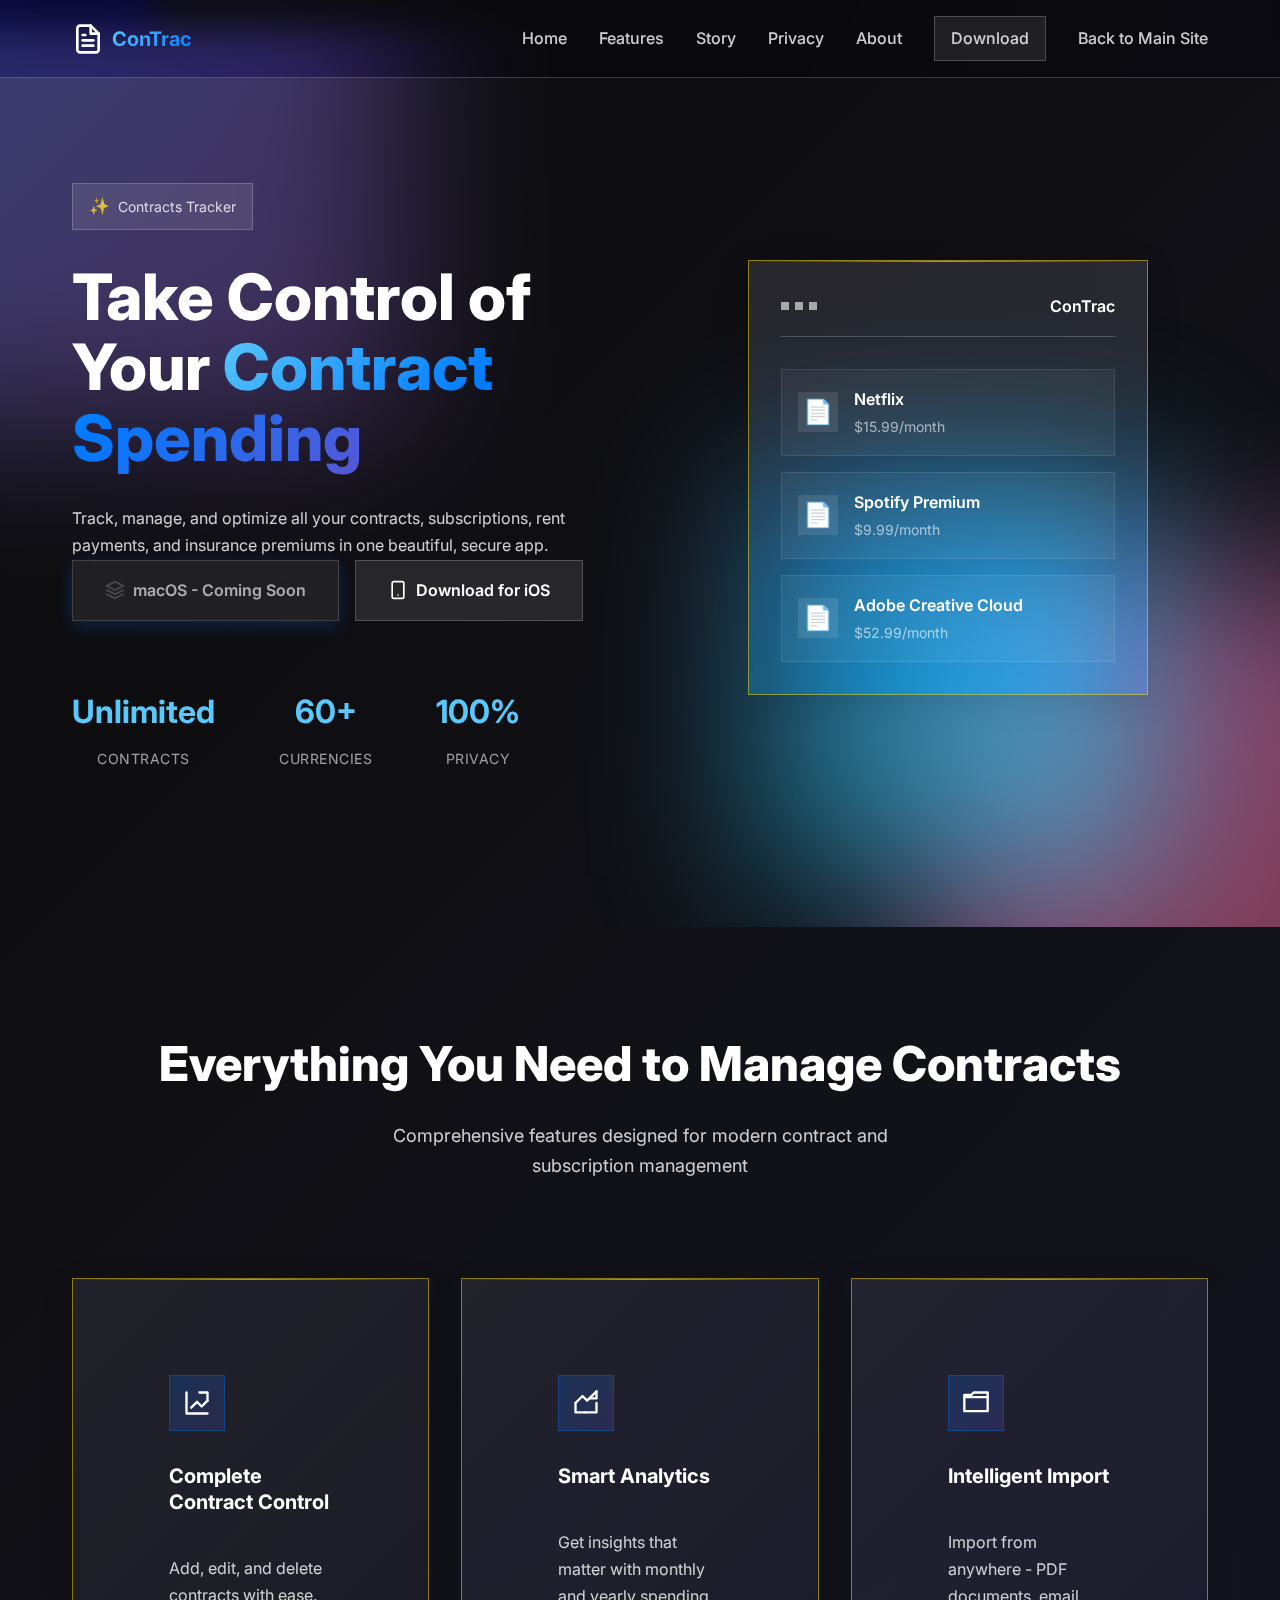
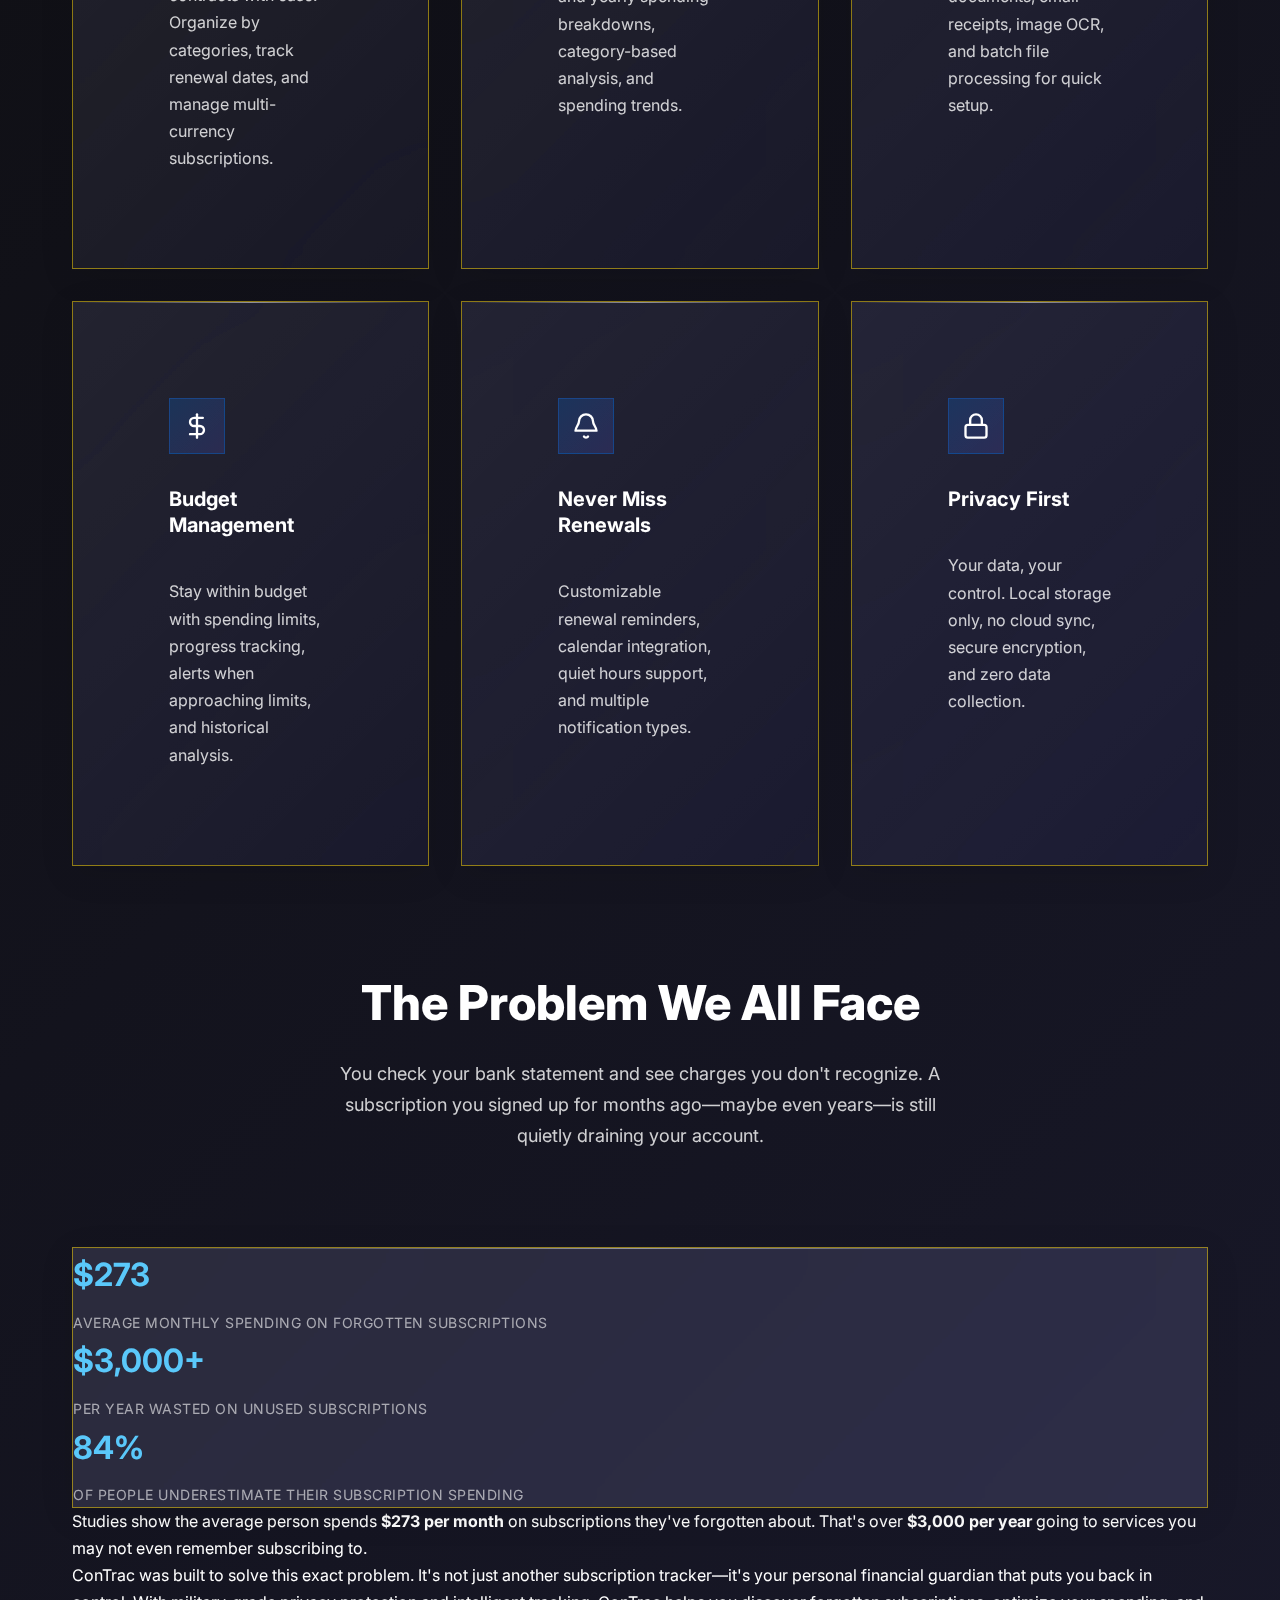
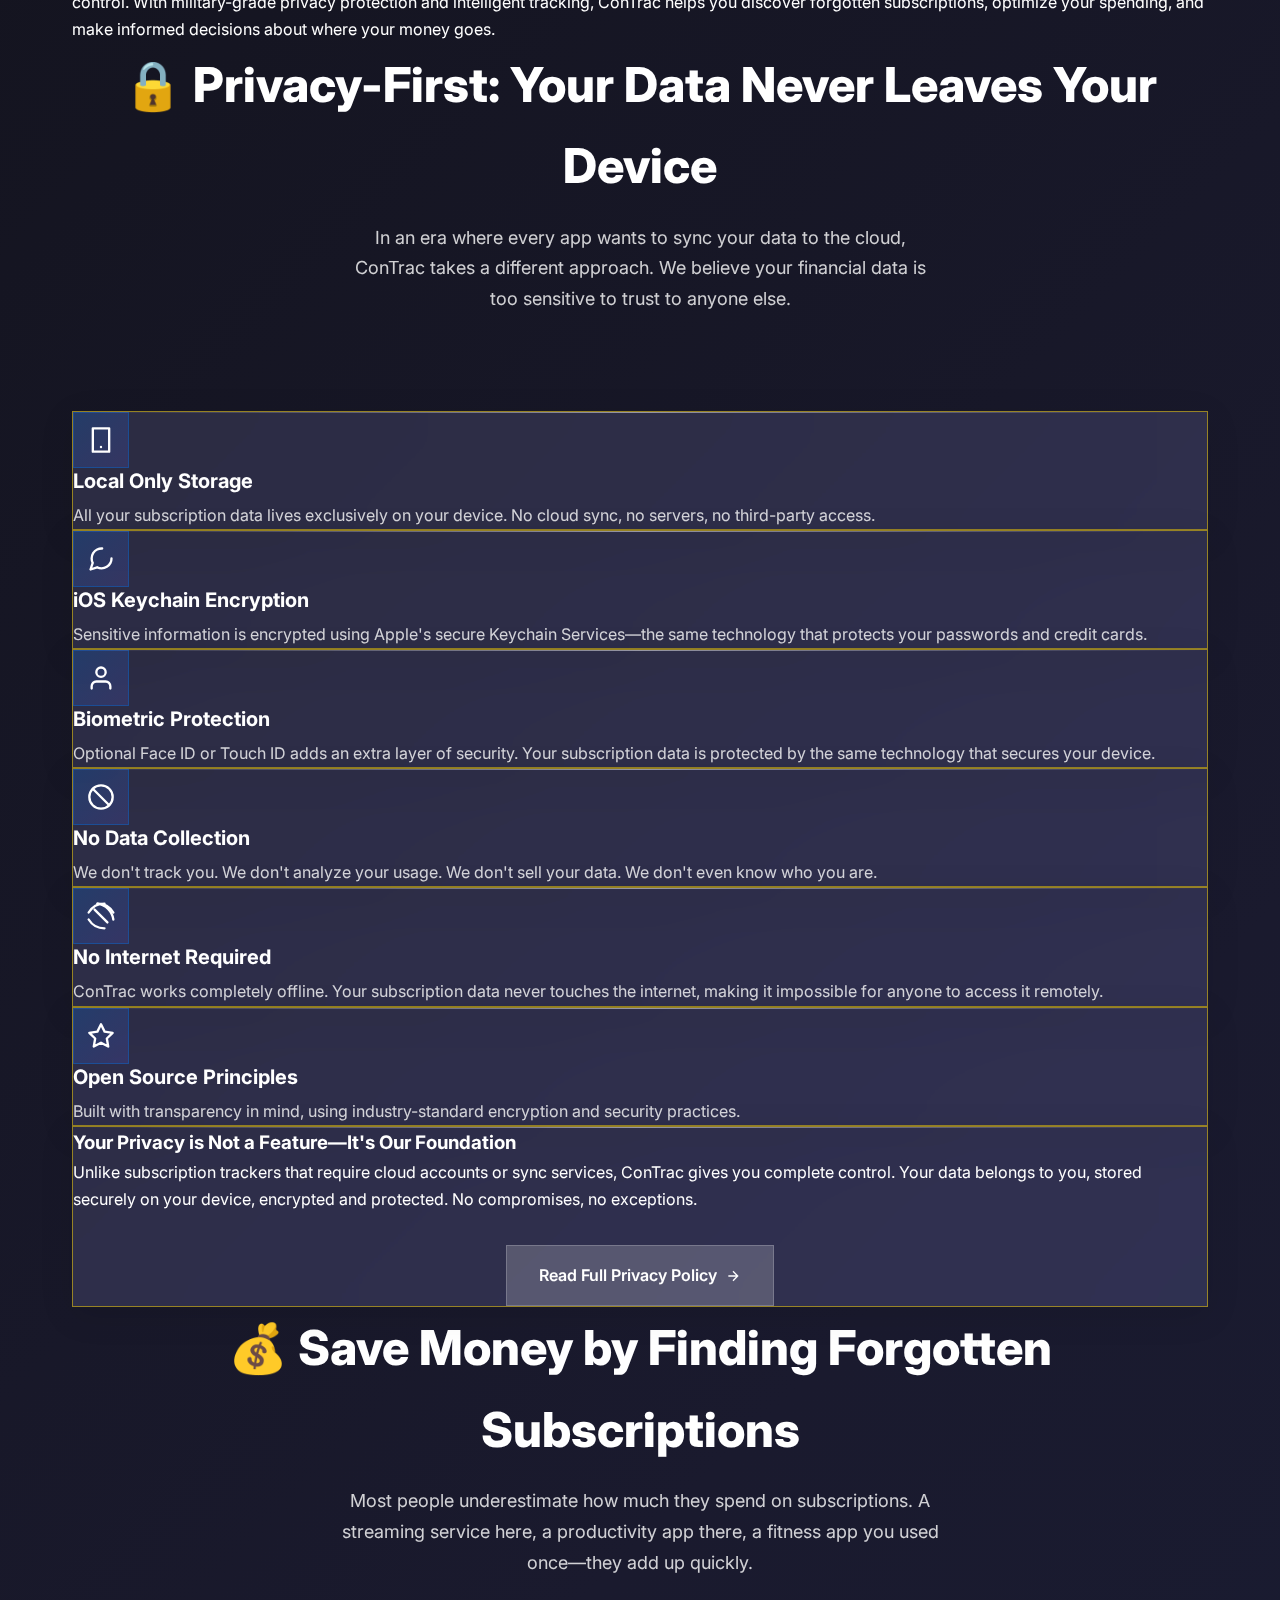
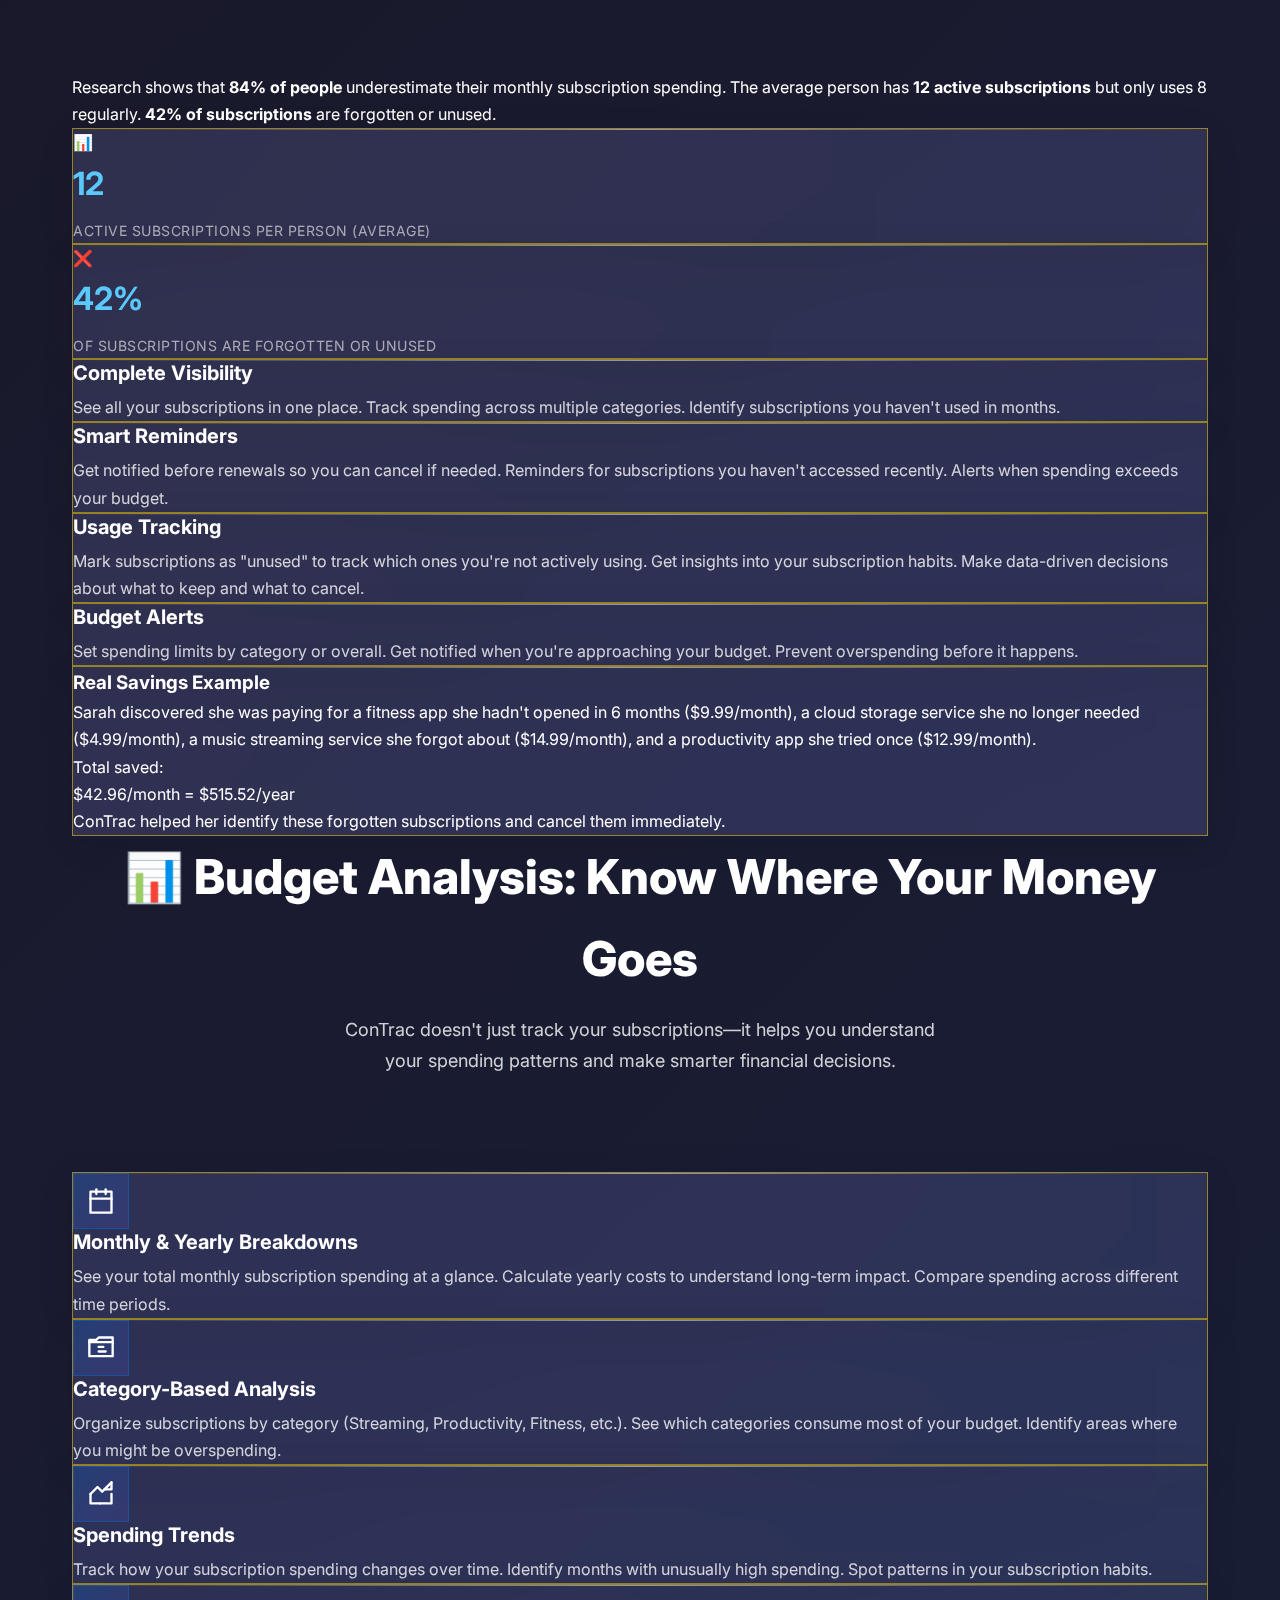
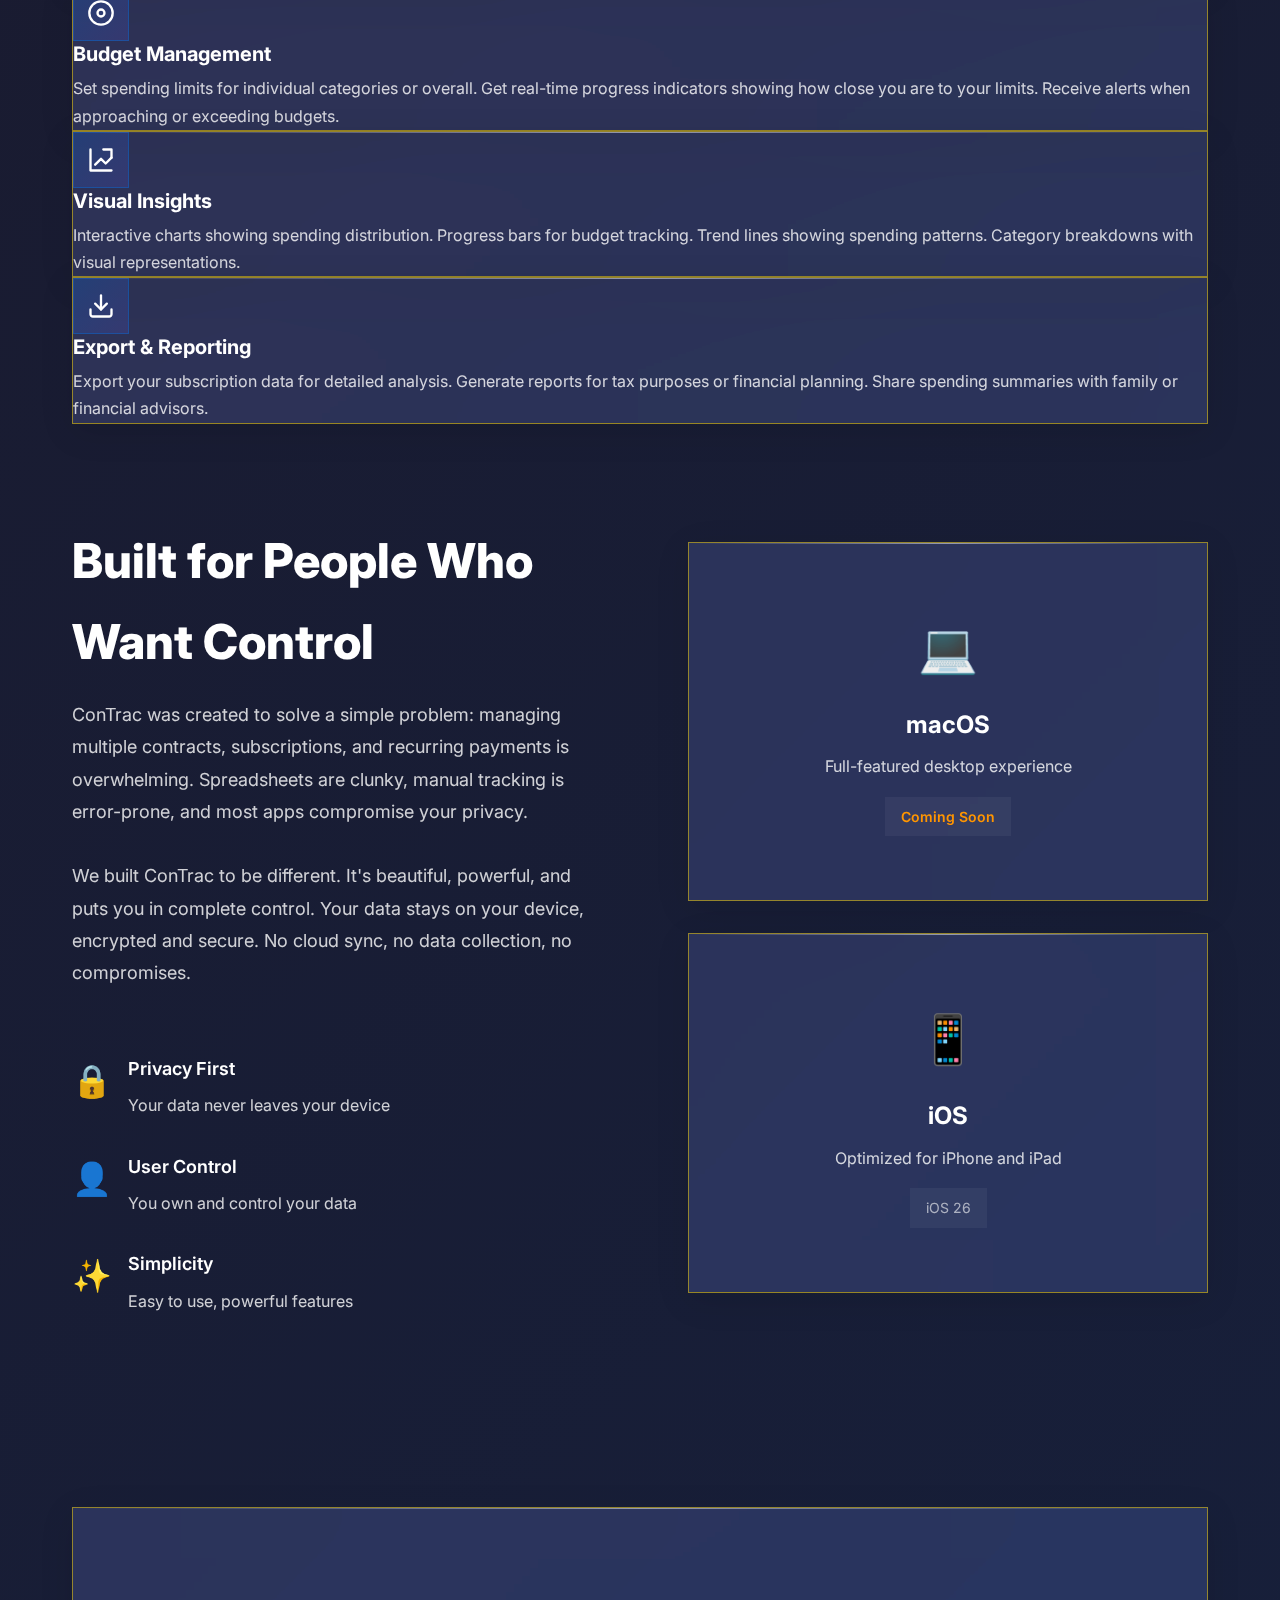
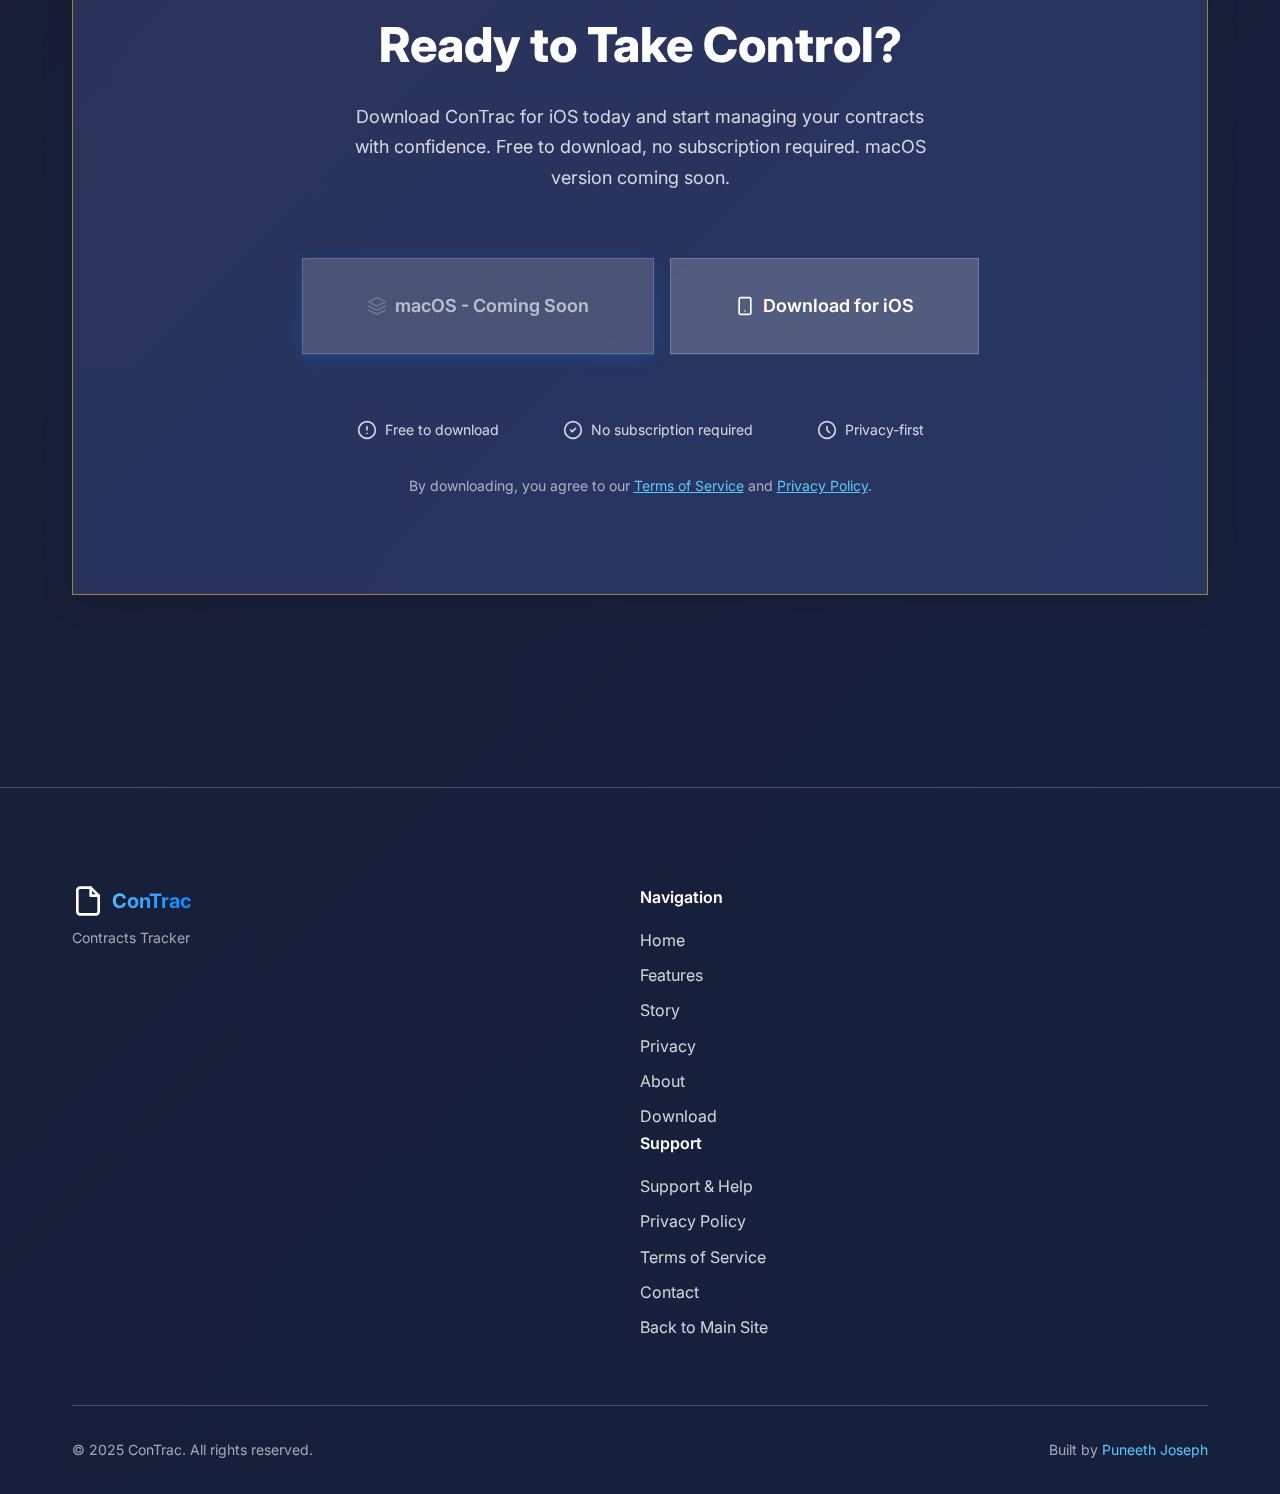
<file: index.html>
<!DOCTYPE html>
<html lang="en">
<head>
    <!--
      SOURCE OF TRUTH (Zoho-friendly):
      - This file is a copy of `contra.html`.
      - Keep BOTH files in sync. If you edit one, edit the other.
      - On Zoho Sites, upload THIS file into `Contra/` as `index.html`.
      - This page is intentionally wired to FLAT assets in the same folder:
          contra.css
          contra.js
    -->
    <meta charset="UTF-8">
    <meta name="viewport" content="width=device-width, initial-scale=1.0">
    <meta name="description" content="ConTrac - Track your contracts, subscriptions, rent payments, and insurance premiums. Beautiful, secure, and privacy-first contract management for iOS (macOS coming soon).">
    <meta name="keywords" content="contract tracker, subscription manager, budget tracker, macOS app, iOS app, contract management, subscription tracking">
    
    <!-- Canonical URL -->
    <link rel="canonical" href="https://contra.puneethjoseph.in/">
    
    <!-- Open Graph / Facebook -->
    <meta property="og:type" content="website">
    <meta property="og:url" content="https://contra.puneethjoseph.in/">
    <meta property="og:title" content="ConTrac - Contracts Tracker">
    <meta property="og:description" content="Track your contracts, subscriptions, rent payments, and insurance premiums. Beautiful, secure, and privacy-first.">
    <meta property="og:image" content="https://contra.puneethjoseph.in/og-image.jpg">
    <meta property="og:image:width" content="1200">
    <meta property="og:image:height" content="630">
    <meta property="og:site_name" content="ConTrac">
    
    <!-- Twitter -->
    <meta property="twitter:card" content="summary_large_image">
    <meta property="twitter:url" content="https://contra.puneethjoseph.in/">
    <meta property="twitter:title" content="ConTrac - Contracts Tracker">
    <meta property="twitter:description" content="Track your contracts, subscriptions, rent payments, and insurance premiums.">
    <meta property="twitter:image" content="https://contra.puneethjoseph.in/og-image.jpg">
    
    <!-- Favicon -->
    <link rel="icon" type="image/svg+xml" href="/favicon.svg">
    <link rel="icon" type="image/png" sizes="32x32" href="/favicon-32x32.png">
    <link rel="icon" type="image/png" sizes="16x16" href="/favicon-16x16.png">
    <link rel="apple-touch-icon" sizes="180x180" href="/apple-touch-icon.png">
    <link rel="manifest" href="/site.webmanifest">
    <meta name="theme-color" content="#007AFF">
    
    <!-- Structured Data (JSON-LD) -->
    <script type="application/ld+json">
    {
      "@context": "https://schema.org",
      "@type": "SoftwareApplication",
      "name": "ConTrac",
      "applicationCategory": "FinanceApplication",
      "operatingSystem": "iOS",
      "offers": {
        "@type": "Offer",
        "price": "0",
        "priceCurrency": "USD"
      },
      "aggregateRating": {
        "@type": "AggregateRating",
        "ratingValue": "5",
        "ratingCount": "1"
      },
      "description": "Track your contracts, subscriptions, rent payments, and insurance premiums. Beautiful, secure, and privacy-first contract management for iOS.",
      "screenshot": "https://contra.puneethjoseph.in/screenshot.jpg",
      "author": {
        "@type": "Person",
        "name": "Puneeth Joseph",
        "url": "https://www.puneethjoseph.in"
      },
      "publisher": {
        "@type": "Person",
        "name": "Puneeth Joseph"
      },
      "url": "https://contra.puneethjoseph.in/",
      "downloadUrl": "https://apps.apple.com/app/contrac/id[APP_ID]",
      "softwareVersion": "1.0",
      "releaseNotes": "Initial release of ConTrac - Privacy-first subscription tracking app.",
      "featureList": [
        "Track unlimited subscriptions and contracts",
        "Multi-currency support (60+ currencies)",
        "Budget management and spending limits",
        "Renewal reminders and notifications",
        "Calendar integration",
        "Smart analytics and spending insights",
        "Import from PDF and images",
        "100% local storage - no cloud sync required",
        "AES-256-GCM encryption",
        "Face ID and Touch ID support"
      ],
      "requirements": "iOS 26",
      "permissions": "Calendar, Notifications"
    }
    </script>
    <script type="application/ld+json">
    {
      "@context": "https://schema.org",
      "@type": "WebSite",
      "name": "ConTrac",
      "url": "https://contra.puneethjoseph.in/",
      "description": "ConTrac - Privacy-first subscription and contract tracking app for iOS",
      "publisher": {
        "@type": "Person",
        "name": "Puneeth Joseph"
      },
      "potentialAction": {
        "@type": "SearchAction",
        "target": "https://contra.puneethjoseph.in/support.html?q={search_term_string}",
        "query-input": "required name=search_term_string"
      }
    }
    </script>
    
    <title>ConTrac - Contracts Tracker | Track Your Subscriptions & Contracts</title>
    
    <!-- Modern Resource Hints (2026) -->
    <link rel="preconnect" href="https://fonts.googleapis.com">
    <link rel="preconnect" href="https://fonts.gstatic.com" crossorigin>
    <link rel="dns-prefetch" href="https://contra.puneethjoseph.in">
    <link rel="preload" href="contra.css" as="style">
    <link rel="preload" href="contra.js" as="script">
    
    <!-- Fonts with modern loading -->
    <link href="https://fonts.googleapis.com/css2?family=Inter:wght@300;400;500;600;700;800&display=swap" rel="stylesheet">
    
    <!-- Stylesheet -->
    <link rel="stylesheet" href="contra.css?v=20260112">
</head>
<body>
    <!-- Skip to main content (Accessibility) -->
    <a href="#main-content" class="skip-link">Skip to main content</a>
    
    <!-- Navigation -->
    <nav class="navbar" id="navbar" role="navigation" aria-label="Main navigation">
        <div class="nav-container">
            <a href="#hero" class="nav-logo" title="Home - ConTrac" aria-label="ConTrac Home">
                <svg class="logo-icon" viewBox="0 0 24 24" fill="none" xmlns="http://www.w3.org/2000/svg">
                    <path d="M14 2H6C5.46957 2 4.96086 2.21071 4.58579 2.58579C4.21071 2.96086 4 3.46957 4 4V20C4 20.5304 4.21071 21.0391 4.58579 21.4142C4.96086 21.7893 5.46957 22 6 22H18C18.5304 22 19.0391 21.7893 19.4142 21.4142C19.7893 21.0391 20 20.5304 20 20V8L14 2Z" stroke="currentColor" stroke-width="2" stroke-linecap="round" stroke-linejoin="round"/>
                    <path d="M14 2V8H20" stroke="currentColor" stroke-width="2" stroke-linecap="round" stroke-linejoin="round"/>
                    <path d="M16 13H8" stroke="currentColor" stroke-width="2" stroke-linecap="round" stroke-linejoin="round"/>
                    <path d="M16 17H8" stroke="currentColor" stroke-width="2" stroke-linecap="round" stroke-linejoin="round"/>
                    <path d="M10 9H8" stroke="currentColor" stroke-width="2" stroke-linecap="round" stroke-linejoin="round"/>
                </svg>
                <span class="logo-text">ConTrac</span>
            </a>
            <div class="nav-links" id="nav-links" role="menubar">
                <a href="#hero" class="nav-link" role="menuitem" aria-label="Go to home section">Home</a>
                <a href="#features" class="nav-link" role="menuitem" aria-label="Go to features section">Features</a>
                <a href="#story" class="nav-link" role="menuitem" aria-label="Go to story section">Story</a>
                <a href="#privacy" class="nav-link" role="menuitem" aria-label="Go to privacy section">Privacy</a>
                <a href="#about" class="nav-link" role="menuitem" aria-label="Go to about section">About</a>
                <a href="#download" class="nav-link nav-cta" role="menuitem" aria-label="Go to download section">Download</a>
                <a href="https://www.puneethjoseph.in" class="nav-link" role="menuitem" aria-label="Visit main website">Back to Main Site</a>
            </div>
            <button class="nav-toggle" id="navToggle" aria-label="Toggle navigation" aria-expanded="false" aria-controls="nav-links">
                <span></span>
                <span></span>
                <span></span>
            </button>
        </div>
    </nav>

    <!-- Hero Section -->
    <main id="main-content">
    <section class="hero" id="hero" aria-labelledby="hero-title">
        <div class="hero-background">
            <div class="gradient-orb orb-1"></div>
            <div class="gradient-orb orb-2"></div>
            <div class="gradient-orb orb-3"></div>
        </div>
        <div class="container">
            <div class="hero-content">
                <div class="hero-badge">
                    <span class="badge-icon">✨</span>
                    <span class="badge-text">Contracts Tracker</span>
                </div>
                <h1 class="hero-title" id="hero-title">
                    Take Control of Your
                    <span class="gradient-text">Contract Spending</span>
                </h1>
                <p class="hero-description">
                    Track, manage, and optimize all your contracts, subscriptions, rent payments, and insurance premiums in one beautiful, secure app.
                </p>
                <div class="hero-cta">
                    <span class="btn btn-primary btn-coming-soon" style="pointer-events: none;">
                        <svg class="btn-icon" viewBox="0 0 24 24" fill="none" xmlns="http://www.w3.org/2000/svg">
                            <path d="M12 2L2 7L12 12L22 7L12 2Z" stroke="currentColor" stroke-width="2" stroke-linecap="round" stroke-linejoin="round"/>
                            <path d="M2 17L12 22L22 17" stroke="currentColor" stroke-width="2" stroke-linecap="round" stroke-linejoin="round"/>
                            <path d="M2 12L12 17L22 12" stroke="currentColor" stroke-width="2" stroke-linecap="round" stroke-linejoin="round"/>
                        </svg>
                        <span style="display: none;">Download for macOS</span>
                        macOS - Coming Soon
                    </span>
                    <a href="https://apps.apple.com/app/contrac/id[APP_ID]" class="btn btn-secondary" aria-label="Download ConTrac from the App Store" target="_blank" rel="noopener noreferrer">
                        <svg class="btn-icon" viewBox="0 0 24 24" fill="none" xmlns="http://www.w3.org/2000/svg" aria-hidden="true">
                            <rect x="5" y="2" width="14" height="20" rx="2" stroke="currentColor" stroke-width="2"/>
                            <path d="M12 18V18.01" stroke="currentColor" stroke-width="2" stroke-linecap="round"/>
                        </svg>
                        Download for iOS
                    </a>
                </div>
                <div class="hero-stats">
                    <div class="stat-item">
                        <div class="stat-number">Unlimited</div>
                        <div class="stat-label">Contracts</div>
                    </div>
                    <div class="stat-item">
                        <div class="stat-number">60+</div>
                        <div class="stat-label">Currencies</div>
                    </div>
                    <div class="stat-item">
                        <div class="stat-number">100%</div>
                        <div class="stat-label">Privacy</div>
                    </div>
                </div>
            </div>
            <div class="hero-visual">
                <div class="app-preview glass-card">
                    <div class="app-preview-header">
                        <div class="app-dots">
                            <span></span>
                            <span></span>
                            <span></span>
                        </div>
                        <div class="app-title">ConTrac</div>
                    </div>
                    <div class="app-preview-content">
                        <div class="preview-item">
                            <div class="preview-icon">📄</div>
                            <div class="preview-text">
                                <div class="preview-title">Netflix</div>
                                <div class="preview-subtitle">$15.99/month</div>
                            </div>
                        </div>
                        <div class="preview-item">
                            <div class="preview-icon">📄</div>
                            <div class="preview-text">
                                <div class="preview-title">Spotify Premium</div>
                                <div class="preview-subtitle">$9.99/month</div>
                            </div>
                        </div>
                        <div class="preview-item">
                            <div class="preview-icon">📄</div>
                            <div class="preview-text">
                                <div class="preview-title">Adobe Creative Cloud</div>
                                <div class="preview-subtitle">$52.99/month</div>
                            </div>
                        </div>
                    </div>
                </div>
            </div>
        </div>
    </section>

    <!-- Features Section -->
    <section class="features" id="features" aria-labelledby="features-title">
        <div class="container">
            <div class="section-header">
                <h2 class="section-title" id="features-title">Everything You Need to Manage Contracts</h2>
                <p class="section-description">Comprehensive features designed for modern contract and subscription management</p>
            </div>
            <div class="features-grid">
                <div class="feature-card glass-card" data-animation="fade-in">
                    <div class="feature-icon">
                        <svg viewBox="0 0 24 24" fill="none" xmlns="http://www.w3.org/2000/svg">
                            <path d="M3 3V21H21" stroke="currentColor" stroke-width="2" stroke-linecap="round" stroke-linejoin="round"/>
                            <path d="M7 16L12 11L16 15L21 10" stroke="currentColor" stroke-width="2" stroke-linecap="round" stroke-linejoin="round"/>
                            <path d="M21 10V3H14" stroke="currentColor" stroke-width="2" stroke-linecap="round" stroke-linejoin="round"/>
                        </svg>
                    </div>
                    <h3 class="feature-title">Complete Contract Control</h3>
                    <p class="feature-description">Add, edit, and delete contracts with ease. Organize by categories, track renewal dates, and manage multi-currency subscriptions.</p>
                </div>
                <div class="feature-card glass-card" data-animation="fade-in">
                    <div class="feature-icon">
                        <svg viewBox="0 0 24 24" fill="none" xmlns="http://www.w3.org/2000/svg">
                            <path d="M3 12L9 6L13 10L21 2" stroke="currentColor" stroke-width="2" stroke-linecap="round" stroke-linejoin="round"/>
                            <path d="M21 2V8H15" stroke="currentColor" stroke-width="2" stroke-linecap="round" stroke-linejoin="round"/>
                            <path d="M3 12V20H11" stroke="currentColor" stroke-width="2" stroke-linecap="round" stroke-linejoin="round"/>
                            <path d="M11 20H21V12" stroke="currentColor" stroke-width="2" stroke-linecap="round" stroke-linejoin="round"/>
                        </svg>
                    </div>
                    <h3 class="feature-title">Smart Analytics</h3>
                    <p class="feature-description">Get insights that matter with monthly and yearly spending breakdowns, category-based analysis, and spending trends.</p>
                </div>
                <div class="feature-card glass-card" data-animation="fade-in">
                    <div class="feature-icon">
                        <svg viewBox="0 0 24 24" fill="none" xmlns="http://www.w3.org/2000/svg">
                            <path d="M22 19H2V5H8L10 3H22V19Z" stroke="currentColor" stroke-width="2" stroke-linecap="round" stroke-linejoin="round"/>
                            <path d="M2 7H22" stroke="currentColor" stroke-width="2" stroke-linecap="round" stroke-linejoin="round"/>
                        </svg>
                    </div>
                    <h3 class="feature-title">Intelligent Import</h3>
                    <p class="feature-description">Import from anywhere - PDF documents, email receipts, image OCR, and batch file processing for quick setup.</p>
                </div>
                <div class="feature-card glass-card" data-animation="fade-in">
                    <div class="feature-icon">
                        <svg viewBox="0 0 24 24" fill="none" xmlns="http://www.w3.org/2000/svg">
                            <path d="M12 2V22" stroke="currentColor" stroke-width="2" stroke-linecap="round" stroke-linejoin="round"/>
                            <path d="M17 5H9.5C8.57174 5 7.6815 5.36875 7.02513 6.02513C6.36875 6.6815 6 7.57174 6 8.5C6 9.42826 6.36875 10.3185 7.02513 10.9749C7.6815 11.6313 8.57174 12 9.5 12H14.5C15.4283 12 16.3185 12.3687 16.9749 13.0251C17.6313 13.6815 18 14.5717 18 15.5C18 16.4283 17.6313 17.3185 16.9749 17.9749C16.3185 18.6313 15.4283 19 14.5 19H6" stroke="currentColor" stroke-width="2" stroke-linecap="round" stroke-linejoin="round"/>
                        </svg>
                    </div>
                    <h3 class="feature-title">Budget Management</h3>
                    <p class="feature-description">Stay within budget with spending limits, progress tracking, alerts when approaching limits, and historical analysis.</p>
                </div>
                <div class="feature-card glass-card" data-animation="fade-in">
                    <div class="feature-icon">
                        <svg viewBox="0 0 24 24" fill="none" xmlns="http://www.w3.org/2000/svg">
                            <path d="M18 8A6 6 0 0 0 6 8C6 11 3 13 3 16H21C21 13 18 11 18 8Z" stroke="currentColor" stroke-width="2" stroke-linecap="round" stroke-linejoin="round"/>
                            <path d="M13.73 21C13.5542 21.3031 13.3019 21.5547 12.9982 21.7295C12.6946 21.9044 12.3504 21.9965 12 21.9965C11.6496 21.9965 11.3054 21.9044 11.0018 21.7295C10.6982 21.5547 10.4458 21.3031 10.27 21" stroke="currentColor" stroke-width="2" stroke-linecap="round" stroke-linejoin="round"/>
                        </svg>
                    </div>
                    <h3 class="feature-title">Never Miss Renewals</h3>
                    <p class="feature-description">Customizable renewal reminders, calendar integration, quiet hours support, and multiple notification types.</p>
                </div>
                <div class="feature-card glass-card" data-animation="fade-in">
                    <div class="feature-icon">
                        <svg viewBox="0 0 24 24" fill="none" xmlns="http://www.w3.org/2000/svg">
                            <rect x="3" y="11" width="18" height="11" rx="2" ry="2" stroke="currentColor" stroke-width="2" stroke-linecap="round" stroke-linejoin="round"/>
                            <path d="M7 11V7C7 5.67392 7.52678 4.40215 8.46447 3.46447C9.40215 2.52678 10.6739 2 12 2C13.3261 2 14.5979 2.52678 15.5355 3.46447C16.4732 4.40215 17 5.67392 17 7V11" stroke="currentColor" stroke-width="2" stroke-linecap="round" stroke-linejoin="round"/>
                        </svg>
                    </div>
                    <h3 class="feature-title">Privacy First</h3>
                    <p class="feature-description">Your data, your control. Local storage only, no cloud sync, secure encryption, and zero data collection.</p>
                </div>
            </div>
        </div>
    </section>

    <!-- Story Section -->
    <section class="story" id="story">
        <div class="container">
            <div class="section-header">
                <h2 class="section-title">The Problem We All Face</h2>
                <p class="section-description">You check your bank statement and see charges you don't recognize. A subscription you signed up for months ago—maybe even years—is still quietly draining your account.</p>
            </div>
            <div class="story-stats glass-card">
                <div class="stat-card" data-animation="scale-in">
                    <div class="stat-number">$273</div>
                    <div class="stat-label">Average monthly spending on forgotten subscriptions</div>
                </div>
                <div class="stat-card" data-animation="scale-in">
                    <div class="stat-number">$3,000+</div>
                    <div class="stat-label">Per year wasted on unused subscriptions</div>
                </div>
                <div class="stat-card" data-animation="scale-in">
                    <div class="stat-number">84%</div>
                    <div class="stat-label">Of people underestimate their subscription spending</div>
                </div>
            </div>
            <div class="story-content">
                <p class="story-text">
                    Studies show the average person spends <strong>$273 per month</strong> on subscriptions they've forgotten about. That's over <strong>$3,000 per year</strong> going to services you may not even remember subscribing to.
                </p>
                <p class="story-text">
                    ConTrac was built to solve this exact problem. It's not just another subscription tracker—it's your personal financial guardian that puts you back in control. With military-grade privacy protection and intelligent tracking, ConTrac helps you discover forgotten subscriptions, optimize your spending, and make informed decisions about where your money goes.
                </p>
            </div>
        </div>
    </section>

    <!-- Privacy Section -->
    <section class="privacy" id="privacy" aria-labelledby="privacy-title">
        <div class="container">
            <div class="section-header">
                <h2 class="section-title" id="privacy-title">🔒 Privacy-First: Your Data Never Leaves Your Device</h2>
                <p class="section-description">In an era where every app wants to sync your data to the cloud, ConTrac takes a different approach. We believe your financial data is too sensitive to trust to anyone else.</p>
            </div>
            <div class="privacy-features">
                <div class="privacy-feature glass-card">
                    <div class="feature-icon">
                        <svg viewBox="0 0 24 24" fill="none" xmlns="http://www.w3.org/2000/svg">
                            <rect x="5" y="2" width="14" height="20" stroke="currentColor" stroke-width="2" stroke-linecap="round" stroke-linejoin="round"/>
                            <path d="M12 18V18.01" stroke="currentColor" stroke-width="2" stroke-linecap="round" stroke-linejoin="round"/>
                        </svg>
                    </div>
                    <h3 class="feature-title">Local Only Storage</h3>
                    <p class="feature-description">All your subscription data lives exclusively on your device. No cloud sync, no servers, no third-party access.</p>
                </div>
                <div class="privacy-feature glass-card">
                    <div class="feature-icon">
                        <svg viewBox="0 0 24 24" fill="none" xmlns="http://www.w3.org/2000/svg">
                            <path d="M21 11.5C21.0034 12.8199 20.6951 14.1219 20.1 15.3C19.3944 16.7118 18.3098 17.8992 16.9674 18.7293C15.6251 19.5594 14.0782 19.9994 12.5 20C11.1801 20.0035 9.87812 19.6951 8.7 19.1L3 21L4.9 15.3C4.30493 14.1219 3.99656 12.8199 4 11.5C4.00061 9.92179 4.44061 8.37488 5.27072 7.03258C6.10083 5.69028 7.28825 4.6056 8.7 3.90003C9.87812 3.30496 11.1801 2.99659 12.5 3.00003H13" stroke="currentColor" stroke-width="2" stroke-linecap="round" stroke-linejoin="round"/>
                        </svg>
                    </div>
                    <h3 class="feature-title">iOS Keychain Encryption</h3>
                    <p class="feature-description">Sensitive information is encrypted using Apple's secure Keychain Services—the same technology that protects your passwords and credit cards.</p>
                </div>
                <div class="privacy-feature glass-card">
                    <div class="feature-icon">
                        <svg viewBox="0 0 24 24" fill="none" xmlns="http://www.w3.org/2000/svg">
                            <path d="M20 21V19C20 17.9391 19.5786 16.9217 18.8284 16.1716C18.0783 15.4214 17.0609 15 16 15H8C6.93913 15 5.92172 15.4214 5.17157 16.1716C4.42143 16.9217 4 17.9391 4 19V21" stroke="currentColor" stroke-width="2" stroke-linecap="round" stroke-linejoin="round"/>
                            <path d="M12 11C14.2091 11 16 9.20914 16 7C16 4.79086 14.2091 3 12 3C9.79086 3 8 4.79086 8 7C8 9.20914 9.79086 11 12 11Z" stroke="currentColor" stroke-width="2" stroke-linecap="round" stroke-linejoin="round"/>
                        </svg>
                    </div>
                    <h3 class="feature-title">Biometric Protection</h3>
                    <p class="feature-description">Optional Face ID or Touch ID adds an extra layer of security. Your subscription data is protected by the same technology that secures your device.</p>
                </div>
                <div class="privacy-feature glass-card">
                    <div class="feature-icon">
                        <svg viewBox="0 0 24 24" fill="none" xmlns="http://www.w3.org/2000/svg">
                            <circle cx="12" cy="12" r="10" stroke="currentColor" stroke-width="2" stroke-linecap="round" stroke-linejoin="round"/>
                            <path d="M4.93 4.93L19.07 19.07" stroke="currentColor" stroke-width="2" stroke-linecap="round" stroke-linejoin="round"/>
                        </svg>
                    </div>
                    <h3 class="feature-title">No Data Collection</h3>
                    <p class="feature-description">We don't track you. We don't analyze your usage. We don't sell your data. We don't even know who you are.</p>
                </div>
                <div class="privacy-feature glass-card">
                    <div class="feature-icon">
                        <svg viewBox="0 0 24 24" fill="none" xmlns="http://www.w3.org/2000/svg">
                            <path d="M1.42 9A16 16 0 0 1 15 1.42" stroke="currentColor" stroke-width="2" stroke-linecap="round" stroke-linejoin="round"/>
                            <path d="M9 1.42A16 16 0 0 1 22.58 15" stroke="currentColor" stroke-width="2" stroke-linecap="round" stroke-linejoin="round"/>
                            <path d="M6.5 6.5L17.5 17.5" stroke="currentColor" stroke-width="2" stroke-linecap="round" stroke-linejoin="round"/>
                            <path d="M1.42 15A16 16 0 0 0 15 22.58" stroke="currentColor" stroke-width="2" stroke-linecap="round" stroke-linejoin="round"/>
                            <path d="M22.58 9A16 16 0 0 0 9 1.42" stroke="currentColor" stroke-width="2" stroke-linecap="round" stroke-linejoin="round"/>
                        </svg>
                    </div>
                    <h3 class="feature-title">No Internet Required</h3>
                    <p class="feature-description">ConTrac works completely offline. Your subscription data never touches the internet, making it impossible for anyone to access it remotely.</p>
                </div>
                <div class="privacy-feature glass-card">
                    <div class="feature-icon">
                        <svg viewBox="0 0 24 24" fill="none" xmlns="http://www.w3.org/2000/svg">
                            <path d="M12 2L15.09 8.26L22 9.27L17 14.14L18.18 21.02L12 17.77L5.82 21.02L7 14.14L2 9.27L8.91 8.26L12 2Z" stroke="currentColor" stroke-width="2" stroke-linecap="round" stroke-linejoin="round"/>
                        </svg>
                    </div>
                    <h3 class="feature-title">Open Source Principles</h3>
                    <p class="feature-description">Built with transparency in mind, using industry-standard encryption and security practices.</p>
                </div>
            </div>
            <div class="privacy-commitment glass-card">
                <h3 class="commitment-title">Your Privacy is Not a Feature—It's Our Foundation</h3>
                <p class="commitment-text">
                    Unlike subscription trackers that require cloud accounts or sync services, ConTrac gives you complete control. Your data belongs to you, stored securely on your device, encrypted and protected. No compromises, no exceptions.
                </p>
                <p style="margin-top: var(--spacing-md); text-align: center;">
                    <a href="privacy.html" class="btn btn-secondary" style="display: inline-flex; align-items: center; gap: var(--spacing-xs);">
                        Read Full Privacy Policy
                        <svg width="16" height="16" viewBox="0 0 24 24" fill="none" stroke="currentColor" stroke-width="2">
                            <path d="M5 12H19M12 5l7 7-7 7"/>
                        </svg>
                    </a>
                </p>
            </div>
        </div>
    </section>

    <!-- Money Saving Section -->
    <section class="money-saving" id="money-saving" aria-labelledby="money-saving-title">
        <div class="container">
            <div class="section-header">
                <h2 class="section-title" id="money-saving-title">💰 Save Money by Finding Forgotten Subscriptions</h2>
                <p class="section-description">Most people underestimate how much they spend on subscriptions. A streaming service here, a productivity app there, a fitness app you used once—they add up quickly.</p>
            </div>
            <div class="money-saving-intro">
                <p class="intro-text">Research shows that <strong>84% of people</strong> underestimate their monthly subscription spending. The average person has <strong>12 active subscriptions</strong> but only uses 8 regularly. <strong>42% of subscriptions</strong> are forgotten or unused.</p>
            </div>
            <div class="saving-stats">
                <div class="saving-stat glass-card">
                    <div class="stat-icon">📊</div>
                    <div class="stat-content">
                        <div class="stat-number">12</div>
                        <div class="stat-label">Active subscriptions per person (average)</div>
                    </div>
                </div>
                <div class="saving-stat glass-card">
                    <div class="stat-icon">❌</div>
                    <div class="stat-content">
                        <div class="stat-number">42%</div>
                        <div class="stat-label">Of subscriptions are forgotten or unused</div>
                    </div>
                </div>
            </div>
            <div class="saving-features">
                <div class="saving-feature glass-card">
                    <h3 class="feature-title">Complete Visibility</h3>
                    <p class="feature-description">See all your subscriptions in one place. Track spending across multiple categories. Identify subscriptions you haven't used in months.</p>
                </div>
                <div class="saving-feature glass-card">
                    <h3 class="feature-title">Smart Reminders</h3>
                    <p class="feature-description">Get notified before renewals so you can cancel if needed. Reminders for subscriptions you haven't accessed recently. Alerts when spending exceeds your budget.</p>
                </div>
                <div class="saving-feature glass-card">
                    <h3 class="feature-title">Usage Tracking</h3>
                    <p class="feature-description">Mark subscriptions as "unused" to track which ones you're not actively using. Get insights into your subscription habits. Make data-driven decisions about what to keep and what to cancel.</p>
                </div>
                <div class="saving-feature glass-card">
                    <h3 class="feature-title">Budget Alerts</h3>
                    <p class="feature-description">Set spending limits by category or overall. Get notified when you're approaching your budget. Prevent overspending before it happens.</p>
                </div>
            </div>
            <div class="saving-example glass-card">
                <h3 class="example-title">Real Savings Example</h3>
                <p class="example-text">
                    Sarah discovered she was paying for a fitness app she hadn't opened in 6 months ($9.99/month), a cloud storage service she no longer needed ($4.99/month), a music streaming service she forgot about ($14.99/month), and a productivity app she tried once ($12.99/month).
                </p>
                <div class="example-result">
                    <div class="result-label">Total saved:</div>
                    <div class="result-amount">$42.96/month = $515.52/year</div>
                </div>
                <p class="example-conclusion">ConTrac helped her identify these forgotten subscriptions and cancel them immediately.</p>
            </div>
        </div>
    </section>

    <!-- Budget Analysis Section -->
    <section class="budget-analysis" id="budget-analysis" aria-labelledby="budget-analysis-title">
        <div class="container">
            <div class="section-header">
                <h2 class="section-title" id="budget-analysis-title">📊 Budget Analysis: Know Where Your Money Goes</h2>
                <p class="section-description">ConTrac doesn't just track your subscriptions—it helps you understand your spending patterns and make smarter financial decisions.</p>
            </div>
            <div class="budget-features-grid">
                <div class="budget-feature glass-card">
                    <div class="feature-icon">
                        <svg viewBox="0 0 24 24" fill="none" xmlns="http://www.w3.org/2000/svg">
                            <rect x="3" y="4" width="18" height="18" stroke="currentColor" stroke-width="2" stroke-linecap="round" stroke-linejoin="round"/>
                            <path d="M16 2V6" stroke="currentColor" stroke-width="2" stroke-linecap="round" stroke-linejoin="round"/>
                            <path d="M8 2V6" stroke="currentColor" stroke-width="2" stroke-linecap="round" stroke-linejoin="round"/>
                            <path d="M3 10H21" stroke="currentColor" stroke-width="2" stroke-linecap="round" stroke-linejoin="round"/>
                        </svg>
                    </div>
                    <h3 class="feature-title">Monthly & Yearly Breakdowns</h3>
                    <p class="feature-description">See your total monthly subscription spending at a glance. Calculate yearly costs to understand long-term impact. Compare spending across different time periods.</p>
                </div>
                <div class="budget-feature glass-card">
                    <div class="feature-icon">
                        <svg viewBox="0 0 24 24" fill="none" xmlns="http://www.w3.org/2000/svg">
                            <path d="M22 19H2V5H8L10 3H22V19Z" stroke="currentColor" stroke-width="2" stroke-linecap="round" stroke-linejoin="round"/>
                            <path d="M2 7H22" stroke="currentColor" stroke-width="2" stroke-linecap="round" stroke-linejoin="round"/>
                            <path d="M10 11H14" stroke="currentColor" stroke-width="2" stroke-linecap="round" stroke-linejoin="round"/>
                            <path d="M10 15H16" stroke="currentColor" stroke-width="2" stroke-linecap="round" stroke-linejoin="round"/>
                        </svg>
                    </div>
                    <h3 class="feature-title">Category-Based Analysis</h3>
                    <p class="feature-description">Organize subscriptions by category (Streaming, Productivity, Fitness, etc.). See which categories consume most of your budget. Identify areas where you might be overspending.</p>
                </div>
                <div class="budget-feature glass-card">
                    <div class="feature-icon">
                        <svg viewBox="0 0 24 24" fill="none" xmlns="http://www.w3.org/2000/svg">
                            <path d="M3 12L9 6L13 10L21 2" stroke="currentColor" stroke-width="2" stroke-linecap="round" stroke-linejoin="round"/>
                            <path d="M21 2V8H15" stroke="currentColor" stroke-width="2" stroke-linecap="round" stroke-linejoin="round"/>
                            <path d="M3 12V20H11" stroke="currentColor" stroke-width="2" stroke-linecap="round" stroke-linejoin="round"/>
                            <path d="M11 20H21V12" stroke="currentColor" stroke-width="2" stroke-linecap="round" stroke-linejoin="round"/>
                        </svg>
                    </div>
                    <h3 class="feature-title">Spending Trends</h3>
                    <p class="feature-description">Track how your subscription spending changes over time. Identify months with unusually high spending. Spot patterns in your subscription habits.</p>
                </div>
                <div class="budget-feature glass-card">
                    <div class="feature-icon">
                        <svg viewBox="0 0 24 24" fill="none" xmlns="http://www.w3.org/2000/svg">
                            <circle cx="12" cy="12" r="10" stroke="currentColor" stroke-width="2" stroke-linecap="round" stroke-linejoin="round"/>
                            <circle cx="12" cy="12" r="3" stroke="currentColor" stroke-width="2" stroke-linecap="round" stroke-linejoin="round"/>
                        </svg>
                    </div>
                    <h3 class="feature-title">Budget Management</h3>
                    <p class="feature-description">Set spending limits for individual categories or overall. Get real-time progress indicators showing how close you are to your limits. Receive alerts when approaching or exceeding budgets.</p>
                </div>
                <div class="budget-feature glass-card">
                    <div class="feature-icon">
                        <svg viewBox="0 0 24 24" fill="none" xmlns="http://www.w3.org/2000/svg">
                            <path d="M3 3V21H21" stroke="currentColor" stroke-width="2" stroke-linecap="round" stroke-linejoin="round"/>
                            <path d="M7 16L12 11L16 15L21 10" stroke="currentColor" stroke-width="2" stroke-linecap="round" stroke-linejoin="round"/>
                            <path d="M21 10V3H14" stroke="currentColor" stroke-width="2" stroke-linecap="round" stroke-linejoin="round"/>
                        </svg>
                    </div>
                    <h3 class="feature-title">Visual Insights</h3>
                    <p class="feature-description">Interactive charts showing spending distribution. Progress bars for budget tracking. Trend lines showing spending patterns. Category breakdowns with visual representations.</p>
                </div>
                <div class="budget-feature glass-card">
                    <div class="feature-icon">
                        <svg viewBox="0 0 24 24" fill="none" xmlns="http://www.w3.org/2000/svg">
                            <path d="M21 15V19C21 19.5304 20.7893 20.0391 20.4142 20.4142C20.0391 20.7893 19.5304 21 19 21H5C4.46957 21 3.96086 20.7893 3.58579 20.4142C3.21071 20.0391 3 19.5304 3 19V15" stroke="currentColor" stroke-width="2" stroke-linecap="round" stroke-linejoin="round"/>
                            <path d="M7 10L12 15L17 10" stroke="currentColor" stroke-width="2" stroke-linecap="round" stroke-linejoin="round"/>
                            <path d="M12 15V3" stroke="currentColor" stroke-width="2" stroke-linecap="round" stroke-linejoin="round"/>
                        </svg>
                    </div>
                    <h3 class="feature-title">Export & Reporting</h3>
                    <p class="feature-description">Export your subscription data for detailed analysis. Generate reports for tax purposes or financial planning. Share spending summaries with family or financial advisors.</p>
                </div>
            </div>
        </div>
    </section>

    <!-- About Section -->
    <section class="about" id="about" aria-labelledby="about-title">
        <div class="container">
            <div class="about-content">
                <div class="about-text">
                    <h2 class="section-title" id="about-title">Built for People Who Want Control</h2>
                    <p class="about-description">
                        ConTrac was created to solve a simple problem: managing multiple contracts, subscriptions, and recurring payments is overwhelming. 
                        Spreadsheets are clunky, manual tracking is error-prone, and most apps compromise your privacy.
                    </p>
                    <p class="about-description">
                        We built ConTrac to be different. It's beautiful, powerful, and puts you in complete control. Your data stays on your device, 
                        encrypted and secure. No cloud sync, no data collection, no compromises.
                    </p>
                    <div class="about-values">
                        <div class="value-item">
                            <div class="value-icon">🔒</div>
                            <div class="value-content">
                                <h4 class="value-title">Privacy First</h4>
                                <p class="value-description">Your data never leaves your device</p>
                            </div>
                        </div>
                        <div class="value-item">
                            <div class="value-icon">👤</div>
                            <div class="value-content">
                                <h4 class="value-title">User Control</h4>
                                <p class="value-description">You own and control your data</p>
                            </div>
                        </div>
                        <div class="value-item">
                            <div class="value-icon">✨</div>
                            <div class="value-content">
                                <h4 class="value-title">Simplicity</h4>
                                <p class="value-description">Easy to use, powerful features</p>
                            </div>
                        </div>
                    </div>
                </div>
                <div class="about-visual">
                    <div class="platform-cards">
                        <div class="platform-card glass-card">
                            <div class="platform-icon">💻</div>
                            <h4 class="platform-title">macOS</h4>
                            <p class="platform-description">Full-featured desktop experience</p>
                            <div class="platform-requirements" style="color: var(--color-accent); font-weight: 600;">Coming Soon</div>
                        </div>
                        <div class="platform-card glass-card">
                            <div class="platform-icon">📱</div>
                            <h4 class="platform-title">iOS</h4>
                            <p class="platform-description">Optimized for iPhone and iPad</p>
                            <div class="platform-requirements">iOS 26</div>
                        </div>
                    </div>
                </div>
            </div>
        </div>
    </section>

    <!-- Download Section -->
    <section class="download" id="download" aria-labelledby="download-title">
        <div class="container">
            <div class="download-content glass-card">
                <h2 class="section-title" id="download-title">Ready to Take Control?</h2>
                <p class="download-description">
                    Download ConTrac for iOS today and start managing your contracts with confidence. 
                    Free to download, no subscription required. macOS version coming soon.
                </p>
                <div class="download-buttons">
                    <span class="btn btn-primary btn-large btn-coming-soon" style="pointer-events: none;">
                        <svg class="btn-icon" viewBox="0 0 24 24" fill="none" xmlns="http://www.w3.org/2000/svg">
                            <path d="M12 2L2 7L12 12L22 7L12 2Z" stroke="currentColor" stroke-width="2" stroke-linecap="round" stroke-linejoin="round"/>
                            <path d="M2 17L12 22L22 17" stroke="currentColor" stroke-width="2" stroke-linecap="round" stroke-linejoin="round"/>
                            <path d="M2 12L12 17L22 12" stroke="currentColor" stroke-width="2" stroke-linecap="round" stroke-linejoin="round"/>
                        </svg>
                        <span style="display: none;">Download for macOS</span>
                        macOS - Coming Soon
                    </span>
                    <a href="https://apps.apple.com/app/contrac/id[APP_ID]" class="btn btn-secondary btn-large" aria-label="Download ConTrac for iOS from the App Store" target="_blank" rel="noopener noreferrer">
                        <svg class="btn-icon" viewBox="0 0 24 24" fill="none" xmlns="http://www.w3.org/2000/svg" aria-hidden="true">
                            <rect x="5" y="2" width="14" height="20" rx="2" stroke="currentColor" stroke-width="2"/>
                            <path d="M12 18V18.01" stroke="currentColor" stroke-width="2" stroke-linecap="round"/>
                        </svg>
                        Download for iOS
                    </a>
                </div>
                <div class="download-trust">
                    <div class="trust-item">
                        <svg class="trust-icon" viewBox="0 0 24 24" fill="none" xmlns="http://www.w3.org/2000/svg">
                            <path d="M12 22C17.5228 22 22 17.5228 22 12C22 6.47715 17.5228 2 12 2C6.47715 2 2 6.47715 2 12C2 17.5228 6.47715 22 12 22Z" stroke="currentColor" stroke-width="2" stroke-linecap="round" stroke-linejoin="round"/>
                            <path d="M12 8V12" stroke="currentColor" stroke-width="2" stroke-linecap="round" stroke-linejoin="round"/>
                            <path d="M12 16H12.01" stroke="currentColor" stroke-width="2" stroke-linecap="round" stroke-linejoin="round"/>
                        </svg>
                        <span>Free to download</span>
                    </div>
                    <div class="trust-item">
                        <svg class="trust-icon" viewBox="0 0 24 24" fill="none" xmlns="http://www.w3.org/2000/svg">
                            <path d="M12 22C17.5228 22 22 17.5228 22 12C22 6.47715 17.5228 2 12 2C6.47715 2 2 6.47715 2 12C2 17.5228 6.47715 22 12 22Z" stroke="currentColor" stroke-width="2" stroke-linecap="round" stroke-linejoin="round"/>
                            <path d="M9 12L11 14L15 10" stroke="currentColor" stroke-width="2" stroke-linecap="round" stroke-linejoin="round"/>
                        </svg>
                        <span>No subscription required</span>
                    </div>
                    <div class="trust-item">
                        <svg class="trust-icon" viewBox="0 0 24 24" fill="none" xmlns="http://www.w3.org/2000/svg">
                            <path d="M12 22C17.5228 22 22 17.5228 22 12C22 6.47715 17.5228 2 12 2C6.47715 2 2 6.47715 2 12C2 17.5228 6.47715 22 12 22Z" stroke="currentColor" stroke-width="2" stroke-linecap="round" stroke-linejoin="round"/>
                            <path d="M12 8V12L15 15" stroke="currentColor" stroke-width="2" stroke-linecap="round" stroke-linejoin="round"/>
                        </svg>
                        <span>Privacy-first</span>
                    </div>
                </div>
                <p style="margin-top: var(--spacing-md); font-size: var(--font-size-sm); color: var(--text-tertiary); text-align: center;">
                    By downloading, you agree to our <a href="terms.html" style="color: var(--color-primary-light); text-decoration: underline;">Terms of Service</a> and <a href="privacy.html" style="color: var(--color-primary-light); text-decoration: underline;">Privacy Policy</a>.
                </p>
            </div>
        </div>
    </section>

    <!-- Footer -->
    <footer class="footer">
        <div class="container">
            <div class="footer-content">
                <div class="footer-brand">
                    <div class="footer-logo">
                        <svg class="logo-icon" viewBox="0 0 24 24" fill="none" xmlns="http://www.w3.org/2000/svg">
                            <path d="M14 2H6C5.46957 2 4.96086 2.21071 4.58579 2.58579C4.21071 2.96086 4 3.46957 4 4V20C4 20.5304 4.21071 21.0391 4.58579 21.4142C4.96086 21.7893 5.46957 22 6 22H18C18.5304 22 19.0391 21.7893 19.4142 21.4142C19.7893 21.0391 20 20.5304 20 20V8L14 2Z" stroke="currentColor" stroke-width="2" stroke-linecap="round" stroke-linejoin="round"/>
                            <path d="M14 2V8H20" stroke="currentColor" stroke-width="2" stroke-linecap="round" stroke-linejoin="round"/>
                        </svg>
                        <span class="logo-text">ConTrac</span>
                    </div>
                    <p class="footer-tagline">Contracts Tracker</p>
                </div>
                <div class="footer-links">
                    <div class="footer-column">
                        <h4 class="footer-title">Navigation</h4>
                        <a href="#hero" class="footer-link">Home</a>
                        <a href="#features" class="footer-link">Features</a>
                        <a href="#story" class="footer-link">Story</a>
                        <a href="#privacy" class="footer-link">Privacy</a>
                        <a href="#about" class="footer-link">About</a>
                        <a href="#download" class="footer-link">Download</a>
                    </div>
                    <div class="footer-column">
                        <h4 class="footer-title">Support</h4>
                        <a href="support.html" class="footer-link">Support & Help</a>
                        <a href="privacy.html" class="footer-link">Privacy Policy</a>
                        <a href="terms.html" class="footer-link">Terms of Service</a>
                        <a href="https://www.puneethjoseph.in" class="footer-link">Contact</a>
                        <a href="https://www.puneethjoseph.in" class="footer-link">Back to Main Site</a>
                    </div>
                </div>
            </div>
            <div class="footer-bottom">
                <p class="footer-copyright">© 2025 ConTrac. All rights reserved.</p>
                <p class="footer-credit">Built by <a href="https://www.puneethjoseph.in" class="footer-credit-link">Puneeth Joseph</a></p>
            </div>
        </div>
    </footer>
    </main>

    <script src="contra.js?v=20260112"></script>
</body>
</html>
</file>
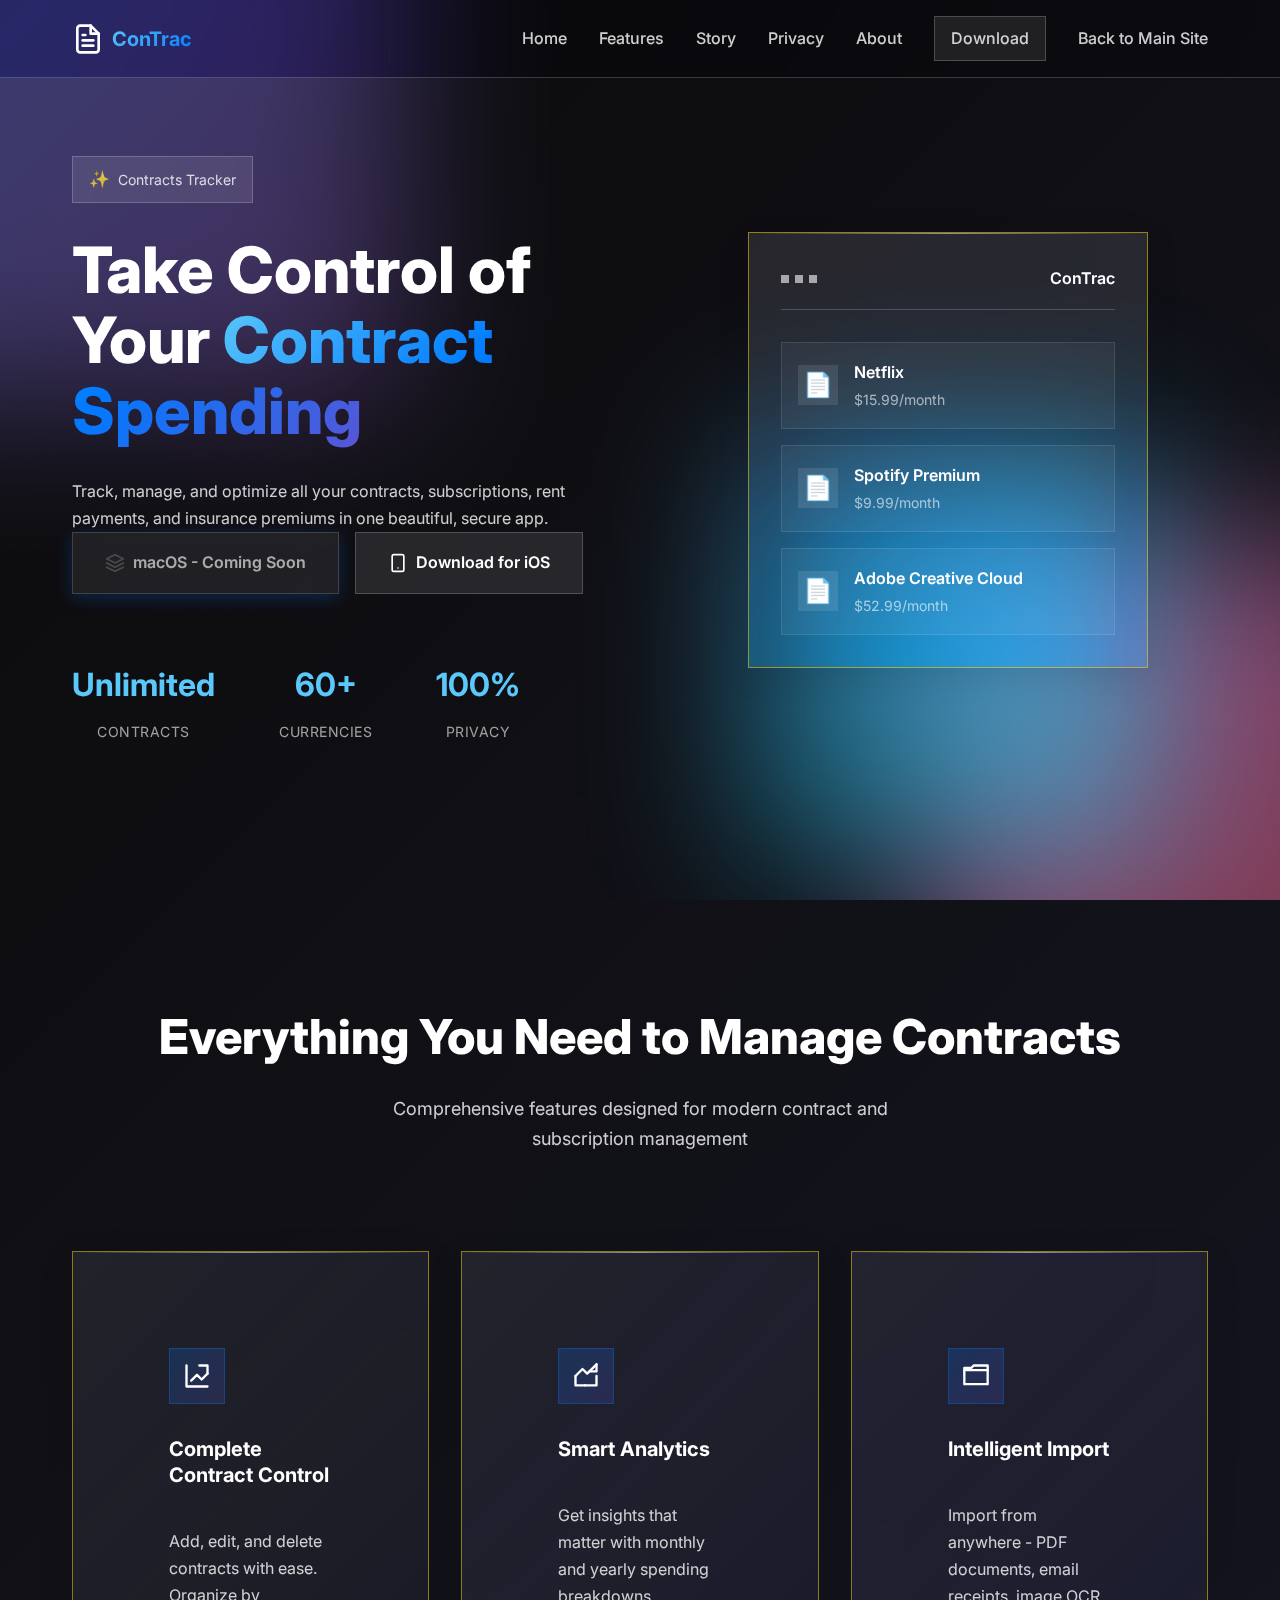
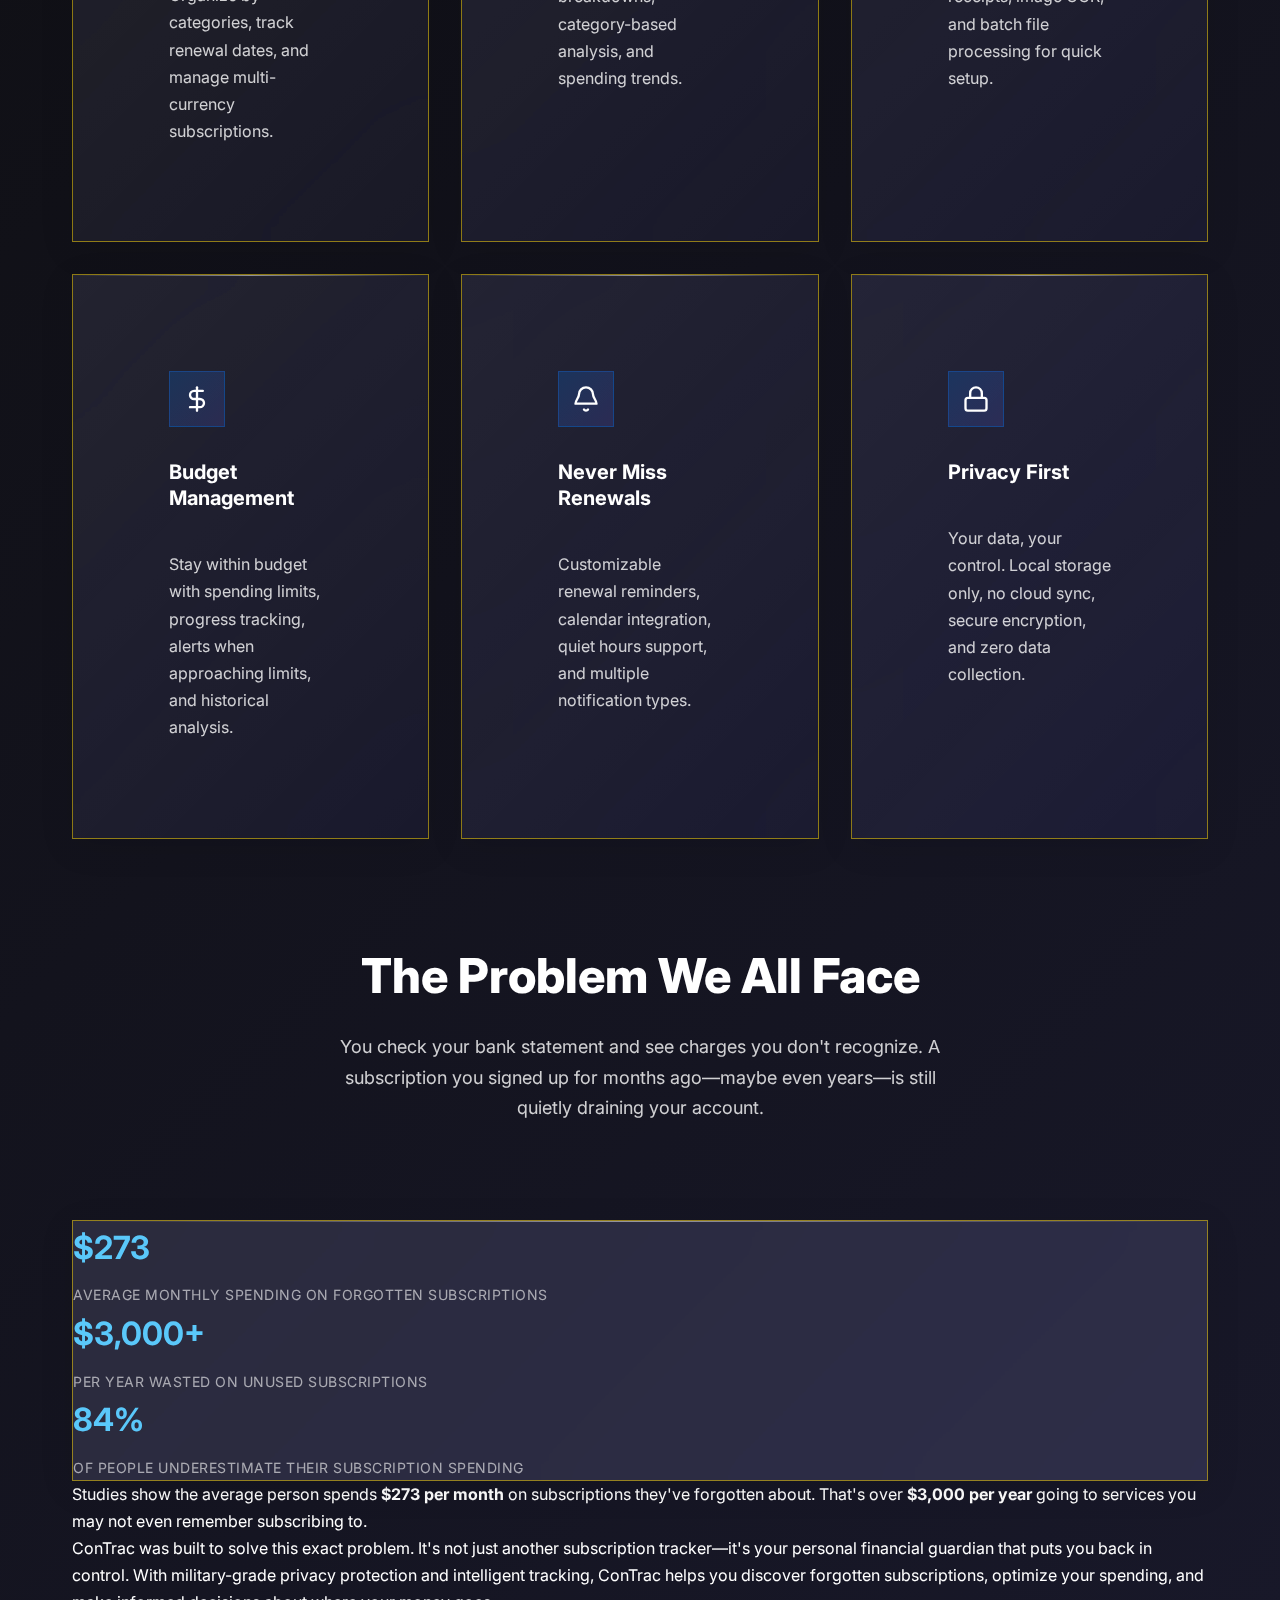
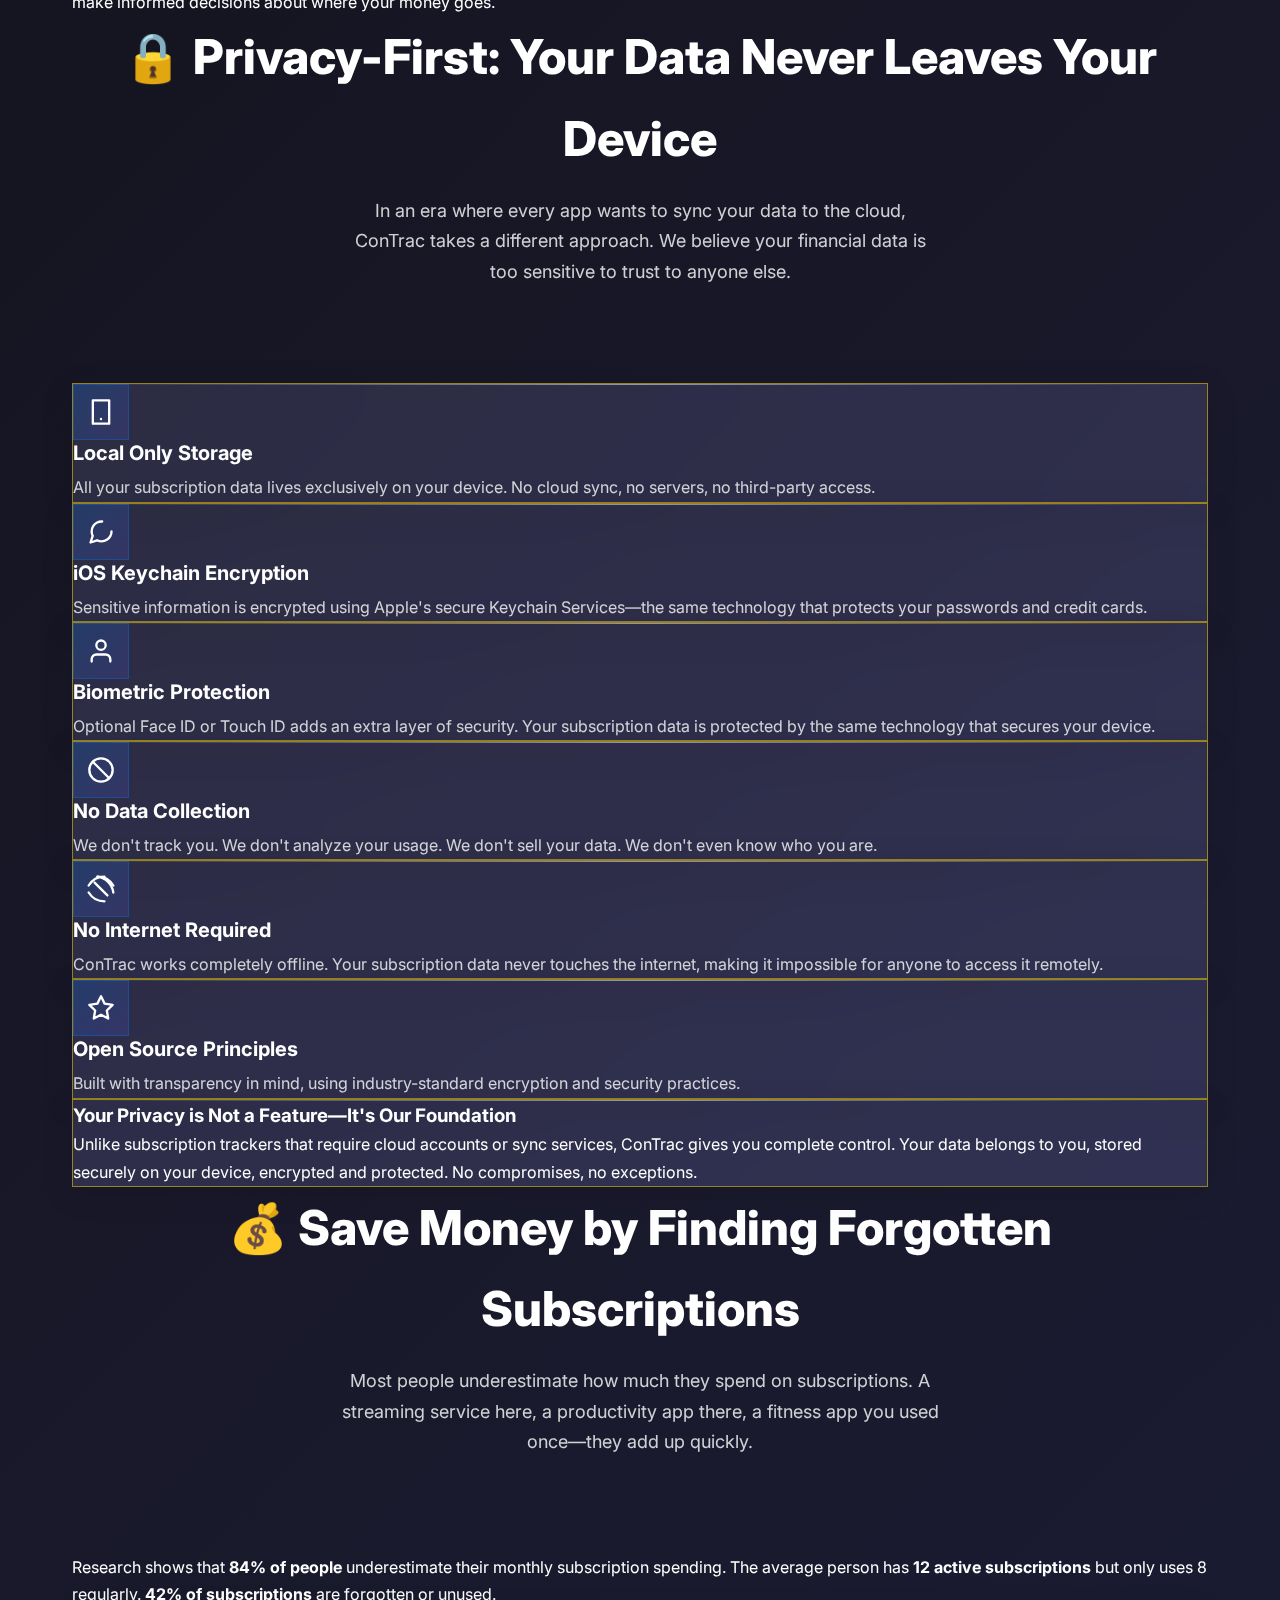
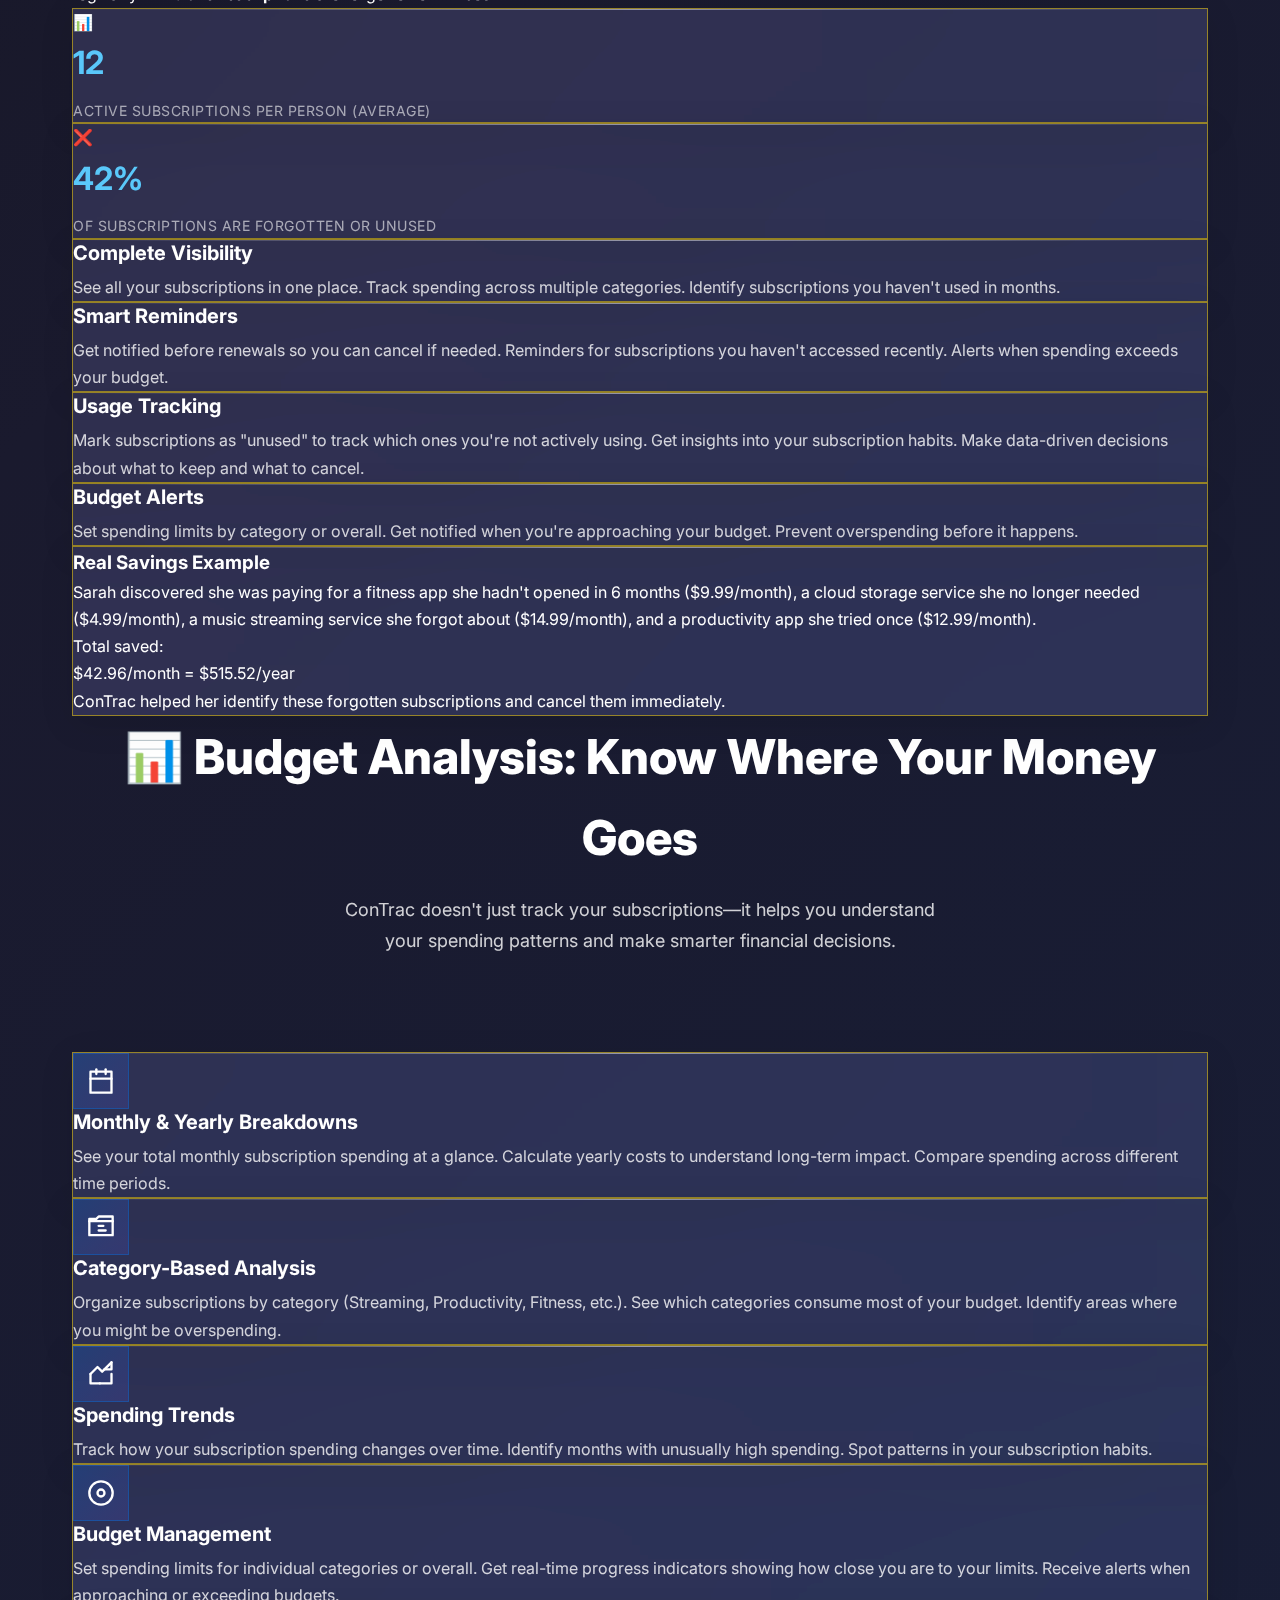
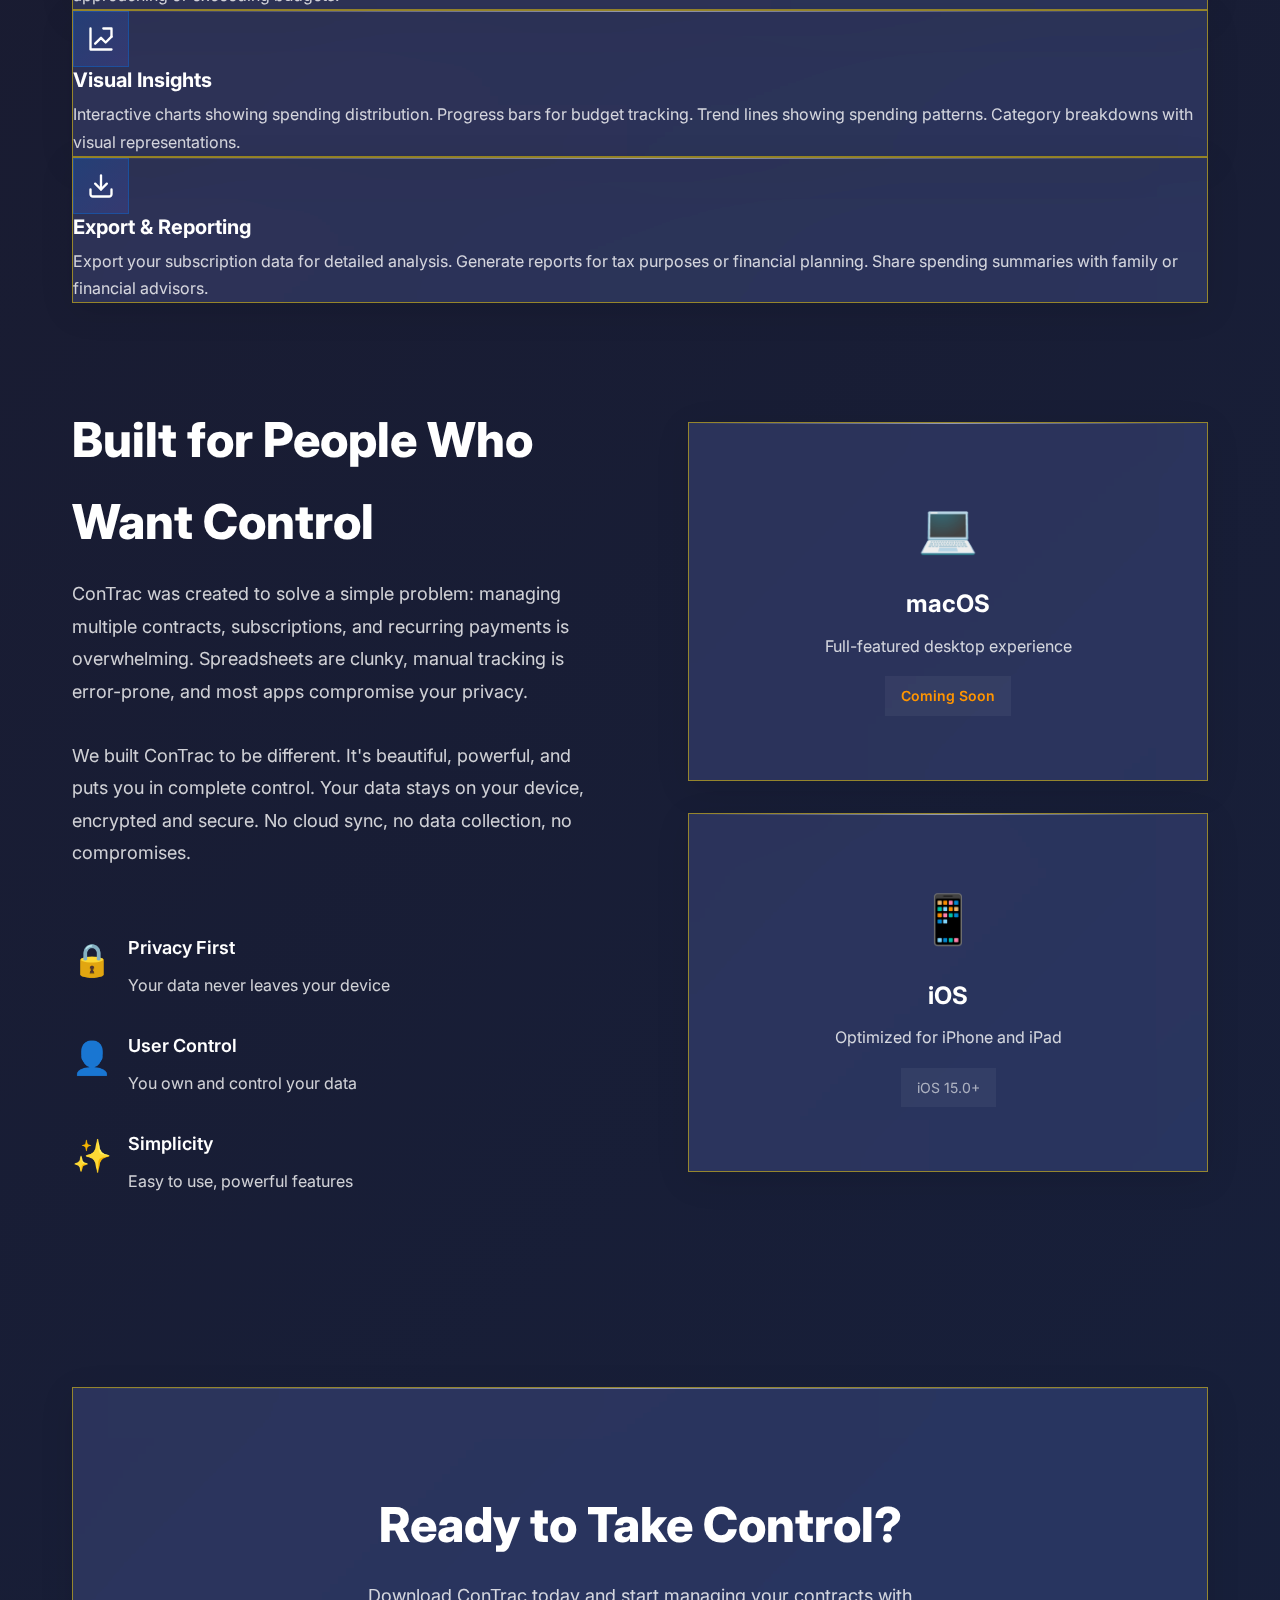
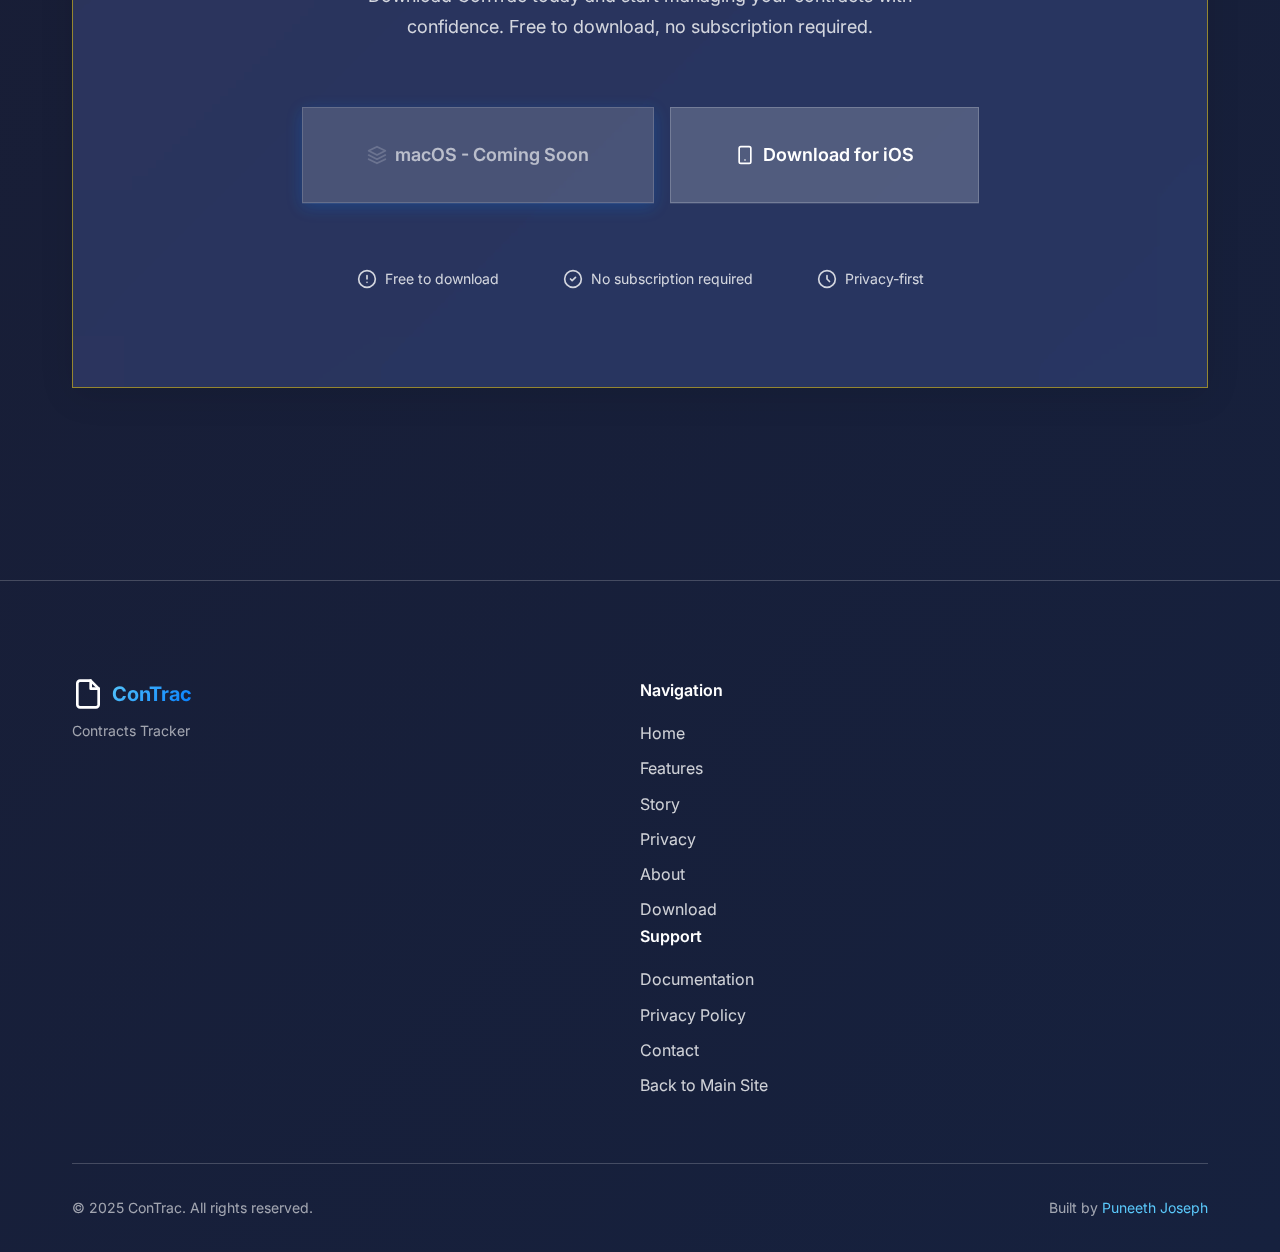
<file: contra/index.html>
<!DOCTYPE html>
<html lang="en">
<head>
    <!--
      SOURCE OF TRUTH (Zoho-friendly):
      - This file is a copy of `contra.html`.
      - Keep BOTH files in sync. If you edit one, edit the other.
      - On Zoho Sites, upload THIS file into `Contra/` as `index.html`.
      - This page is intentionally wired to FLAT assets in the same folder:
          contra.css
          contra.js
    -->
    <meta charset="UTF-8">
    <meta name="viewport" content="width=device-width, initial-scale=1.0">
    <meta name="description" content="ConTrac - Track your contracts, subscriptions, rent payments, and insurance premiums. Beautiful, secure, and privacy-first contract management for macOS and iOS.">
    <meta name="keywords" content="contract tracker, subscription manager, budget tracker, macOS app, iOS app, contract management, subscription tracking">
    
    <!-- Open Graph / Facebook -->
    <meta property="og:type" content="website">
    <meta property="og:url" content="https://www.puneethjoseph.in/Contra/index.html">
    <meta property="og:title" content="ConTrac - Contracts Tracker">
    <meta property="og:description" content="Track your contracts, subscriptions, rent payments, and insurance premiums. Beautiful, secure, and privacy-first.">
    
    <!-- Twitter -->
    <meta property="twitter:card" content="summary_large_image">
    <meta property="twitter:url" content="https://www.puneethjoseph.in/Contra/index.html">
    <meta property="twitter:title" content="ConTrac - Contracts Tracker">
    <meta property="twitter:description" content="Track your contracts, subscriptions, rent payments, and insurance premiums.">
    
    <title>ConTrac - Contracts Tracker | Track Your Subscriptions & Contracts</title>
    <link rel="stylesheet" href="contra.css?v=20260111">
    <link rel="preconnect" href="https://fonts.googleapis.com">
    <link rel="preconnect" href="https://fonts.gstatic.com" crossorigin>
    <link href="https://fonts.googleapis.com/css2?family=Inter:wght@300;400;500;600;700;800&display=swap" rel="stylesheet">
</head>
<body>
    <!-- Navigation -->
    <nav class="navbar" id="navbar">
        <div class="nav-container">
            <a href="#hero" class="nav-logo" title="Home - ConTrac">
                <svg class="logo-icon" viewBox="0 0 24 24" fill="none" xmlns="http://www.w3.org/2000/svg">
                    <path d="M14 2H6C5.46957 2 4.96086 2.21071 4.58579 2.58579C4.21071 2.96086 4 3.46957 4 4V20C4 20.5304 4.21071 21.0391 4.58579 21.4142C4.96086 21.7893 5.46957 22 6 22H18C18.5304 22 19.0391 21.7893 19.4142 21.4142C19.7893 21.0391 20 20.5304 20 20V8L14 2Z" stroke="currentColor" stroke-width="2" stroke-linecap="round" stroke-linejoin="round"/>
                    <path d="M14 2V8H20" stroke="currentColor" stroke-width="2" stroke-linecap="round" stroke-linejoin="round"/>
                    <path d="M16 13H8" stroke="currentColor" stroke-width="2" stroke-linecap="round" stroke-linejoin="round"/>
                    <path d="M16 17H8" stroke="currentColor" stroke-width="2" stroke-linecap="round" stroke-linejoin="round"/>
                    <path d="M10 9H8" stroke="currentColor" stroke-width="2" stroke-linecap="round" stroke-linejoin="round"/>
                </svg>
                <span class="logo-text">ConTrac</span>
            </a>
            <div class="nav-links">
                <a href="#hero" class="nav-link">Home</a>
                <a href="#features" class="nav-link">Features</a>
                <a href="#story" class="nav-link">Story</a>
                <a href="#privacy" class="nav-link">Privacy</a>
                <a href="#about" class="nav-link">About</a>
                <a href="#download" class="nav-link nav-cta">Download</a>
                <a href="https://www.puneethjoseph.in" class="nav-link">Back to Main Site</a>
            </div>
            <button class="nav-toggle" id="navToggle" aria-label="Toggle navigation">
                <span></span>
                <span></span>
                <span></span>
            </button>
        </div>
    </nav>

    <!-- Hero Section -->
    <section class="hero" id="hero">
        <div class="hero-background">
            <div class="gradient-orb orb-1"></div>
            <div class="gradient-orb orb-2"></div>
            <div class="gradient-orb orb-3"></div>
        </div>
        <div class="container">
            <div class="hero-content">
                <div class="hero-badge">
                    <span class="badge-icon">✨</span>
                    <span class="badge-text">Contracts Tracker</span>
                </div>
                <h1 class="hero-title">
                    Take Control of Your
                    <span class="gradient-text">Contract Spending</span>
                </h1>
                <p class="hero-description">
                    Track, manage, and optimize all your contracts, subscriptions, rent payments, and insurance premiums in one beautiful, secure app.
                </p>
                <div class="hero-cta">
                    <span class="btn btn-primary btn-coming-soon" style="pointer-events: none;">
                        <svg class="btn-icon" viewBox="0 0 24 24" fill="none" xmlns="http://www.w3.org/2000/svg">
                            <path d="M12 2L2 7L12 12L22 7L12 2Z" stroke="currentColor" stroke-width="2" stroke-linecap="round" stroke-linejoin="round"/>
                            <path d="M2 17L12 22L22 17" stroke="currentColor" stroke-width="2" stroke-linecap="round" stroke-linejoin="round"/>
                            <path d="M2 12L12 17L22 12" stroke="currentColor" stroke-width="2" stroke-linecap="round" stroke-linejoin="round"/>
                        </svg>
                        <span style="display: none;">Download for macOS</span>
                        macOS - Coming Soon
                    </span>
                    <a href="#download" class="btn btn-secondary">
                        <svg class="btn-icon" viewBox="0 0 24 24" fill="none" xmlns="http://www.w3.org/2000/svg">
                            <rect x="5" y="2" width="14" height="20" rx="2" stroke="currentColor" stroke-width="2"/>
                            <path d="M12 18V18.01" stroke="currentColor" stroke-width="2" stroke-linecap="round"/>
                        </svg>
                        Download for iOS
                    </a>
                </div>
                <div class="hero-stats">
                    <div class="stat-item">
                        <div class="stat-number">Unlimited</div>
                        <div class="stat-label">Contracts</div>
                    </div>
                    <div class="stat-item">
                        <div class="stat-number">60+</div>
                        <div class="stat-label">Currencies</div>
                    </div>
                    <div class="stat-item">
                        <div class="stat-number">100%</div>
                        <div class="stat-label">Privacy</div>
                    </div>
                </div>
            </div>
            <div class="hero-visual">
                <div class="app-preview glass-card">
                    <div class="app-preview-header">
                        <div class="app-dots">
                            <span></span>
                            <span></span>
                            <span></span>
                        </div>
                        <div class="app-title">ConTrac</div>
                    </div>
                    <div class="app-preview-content">
                        <div class="preview-item">
                            <div class="preview-icon">📄</div>
                            <div class="preview-text">
                                <div class="preview-title">Netflix</div>
                                <div class="preview-subtitle">$15.99/month</div>
                            </div>
                        </div>
                        <div class="preview-item">
                            <div class="preview-icon">📄</div>
                            <div class="preview-text">
                                <div class="preview-title">Spotify Premium</div>
                                <div class="preview-subtitle">$9.99/month</div>
                            </div>
                        </div>
                        <div class="preview-item">
                            <div class="preview-icon">📄</div>
                            <div class="preview-text">
                                <div class="preview-title">Adobe Creative Cloud</div>
                                <div class="preview-subtitle">$52.99/month</div>
                            </div>
                        </div>
                    </div>
                </div>
            </div>
        </div>
    </section>

    <!-- Features Section -->
    <section class="features" id="features">
        <div class="container">
            <div class="section-header">
                <h2 class="section-title">Everything You Need to Manage Contracts</h2>
                <p class="section-description">Comprehensive features designed for modern contract and subscription management</p>
            </div>
            <div class="features-grid">
                <div class="feature-card glass-card">
                    <div class="feature-icon">
                        <svg viewBox="0 0 24 24" fill="none" xmlns="http://www.w3.org/2000/svg">
                            <path d="M3 3V21H21" stroke="currentColor" stroke-width="2" stroke-linecap="round" stroke-linejoin="round"/>
                            <path d="M7 16L12 11L16 15L21 10" stroke="currentColor" stroke-width="2" stroke-linecap="round" stroke-linejoin="round"/>
                            <path d="M21 10V3H14" stroke="currentColor" stroke-width="2" stroke-linecap="round" stroke-linejoin="round"/>
                        </svg>
                    </div>
                    <h3 class="feature-title">Complete Contract Control</h3>
                    <p class="feature-description">Add, edit, and delete contracts with ease. Organize by categories, track renewal dates, and manage multi-currency subscriptions.</p>
                </div>
                <div class="feature-card glass-card">
                    <div class="feature-icon">
                        <svg viewBox="0 0 24 24" fill="none" xmlns="http://www.w3.org/2000/svg">
                            <path d="M3 12L9 6L13 10L21 2" stroke="currentColor" stroke-width="2" stroke-linecap="round" stroke-linejoin="round"/>
                            <path d="M21 2V8H15" stroke="currentColor" stroke-width="2" stroke-linecap="round" stroke-linejoin="round"/>
                            <path d="M3 12V20H11" stroke="currentColor" stroke-width="2" stroke-linecap="round" stroke-linejoin="round"/>
                            <path d="M11 20H21V12" stroke="currentColor" stroke-width="2" stroke-linecap="round" stroke-linejoin="round"/>
                        </svg>
                    </div>
                    <h3 class="feature-title">Smart Analytics</h3>
                    <p class="feature-description">Get insights that matter with monthly and yearly spending breakdowns, category-based analysis, and spending trends.</p>
                </div>
                <div class="feature-card glass-card">
                    <div class="feature-icon">
                        <svg viewBox="0 0 24 24" fill="none" xmlns="http://www.w3.org/2000/svg">
                            <path d="M22 19H2V5H8L10 3H22V19Z" stroke="currentColor" stroke-width="2" stroke-linecap="round" stroke-linejoin="round"/>
                            <path d="M2 7H22" stroke="currentColor" stroke-width="2" stroke-linecap="round" stroke-linejoin="round"/>
                        </svg>
                    </div>
                    <h3 class="feature-title">Intelligent Import</h3>
                    <p class="feature-description">Import from anywhere - PDF documents, email receipts, image OCR, and batch file processing for quick setup.</p>
                </div>
                <div class="feature-card glass-card">
                    <div class="feature-icon">
                        <svg viewBox="0 0 24 24" fill="none" xmlns="http://www.w3.org/2000/svg">
                            <path d="M12 2V22" stroke="currentColor" stroke-width="2" stroke-linecap="round" stroke-linejoin="round"/>
                            <path d="M17 5H9.5C8.57174 5 7.6815 5.36875 7.02513 6.02513C6.36875 6.6815 6 7.57174 6 8.5C6 9.42826 6.36875 10.3185 7.02513 10.9749C7.6815 11.6313 8.57174 12 9.5 12H14.5C15.4283 12 16.3185 12.3687 16.9749 13.0251C17.6313 13.6815 18 14.5717 18 15.5C18 16.4283 17.6313 17.3185 16.9749 17.9749C16.3185 18.6313 15.4283 19 14.5 19H6" stroke="currentColor" stroke-width="2" stroke-linecap="round" stroke-linejoin="round"/>
                        </svg>
                    </div>
                    <h3 class="feature-title">Budget Management</h3>
                    <p class="feature-description">Stay within budget with spending limits, progress tracking, alerts when approaching limits, and historical analysis.</p>
                </div>
                <div class="feature-card glass-card">
                    <div class="feature-icon">
                        <svg viewBox="0 0 24 24" fill="none" xmlns="http://www.w3.org/2000/svg">
                            <path d="M18 8A6 6 0 0 0 6 8C6 11 3 13 3 16H21C21 13 18 11 18 8Z" stroke="currentColor" stroke-width="2" stroke-linecap="round" stroke-linejoin="round"/>
                            <path d="M13.73 21C13.5542 21.3031 13.3019 21.5547 12.9982 21.7295C12.6946 21.9044 12.3504 21.9965 12 21.9965C11.6496 21.9965 11.3054 21.9044 11.0018 21.7295C10.6982 21.5547 10.4458 21.3031 10.27 21" stroke="currentColor" stroke-width="2" stroke-linecap="round" stroke-linejoin="round"/>
                        </svg>
                    </div>
                    <h3 class="feature-title">Never Miss Renewals</h3>
                    <p class="feature-description">Customizable renewal reminders, calendar integration, quiet hours support, and multiple notification types.</p>
                </div>
                <div class="feature-card glass-card">
                    <div class="feature-icon">
                        <svg viewBox="0 0 24 24" fill="none" xmlns="http://www.w3.org/2000/svg">
                            <rect x="3" y="11" width="18" height="11" rx="2" ry="2" stroke="currentColor" stroke-width="2" stroke-linecap="round" stroke-linejoin="round"/>
                            <path d="M7 11V7C7 5.67392 7.52678 4.40215 8.46447 3.46447C9.40215 2.52678 10.6739 2 12 2C13.3261 2 14.5979 2.52678 15.5355 3.46447C16.4732 4.40215 17 5.67392 17 7V11" stroke="currentColor" stroke-width="2" stroke-linecap="round" stroke-linejoin="round"/>
                        </svg>
                    </div>
                    <h3 class="feature-title">Privacy First</h3>
                    <p class="feature-description">Your data, your control. Local storage only, no cloud sync, secure encryption, and zero data collection.</p>
                </div>
            </div>
        </div>
    </section>

    <!-- Story Section -->
    <section class="story" id="story">
        <div class="container">
            <div class="section-header">
                <h2 class="section-title">The Problem We All Face</h2>
                <p class="section-description">You check your bank statement and see charges you don't recognize. A subscription you signed up for months ago—maybe even years—is still quietly draining your account.</p>
            </div>
            <div class="story-stats glass-card">
                <div class="stat-card">
                    <div class="stat-number">$273</div>
                    <div class="stat-label">Average monthly spending on forgotten subscriptions</div>
                </div>
                <div class="stat-card">
                    <div class="stat-number">$3,000+</div>
                    <div class="stat-label">Per year wasted on unused subscriptions</div>
                </div>
                <div class="stat-card">
                    <div class="stat-number">84%</div>
                    <div class="stat-label">Of people underestimate their subscription spending</div>
                </div>
            </div>
            <div class="story-content">
                <p class="story-text">
                    Studies show the average person spends <strong>$273 per month</strong> on subscriptions they've forgotten about. That's over <strong>$3,000 per year</strong> going to services you may not even remember subscribing to.
                </p>
                <p class="story-text">
                    ConTrac was built to solve this exact problem. It's not just another subscription tracker—it's your personal financial guardian that puts you back in control. With military-grade privacy protection and intelligent tracking, ConTrac helps you discover forgotten subscriptions, optimize your spending, and make informed decisions about where your money goes.
                </p>
            </div>
        </div>
    </section>

    <!-- Privacy Section -->
    <section class="privacy" id="privacy">
        <div class="container">
            <div class="section-header">
                <h2 class="section-title">🔒 Privacy-First: Your Data Never Leaves Your Device</h2>
                <p class="section-description">In an era where every app wants to sync your data to the cloud, ConTrac takes a different approach. We believe your financial data is too sensitive to trust to anyone else.</p>
            </div>
            <div class="privacy-features">
                <div class="privacy-feature glass-card">
                    <div class="feature-icon">
                        <svg viewBox="0 0 24 24" fill="none" xmlns="http://www.w3.org/2000/svg">
                            <rect x="5" y="2" width="14" height="20" stroke="currentColor" stroke-width="2" stroke-linecap="round" stroke-linejoin="round"/>
                            <path d="M12 18V18.01" stroke="currentColor" stroke-width="2" stroke-linecap="round" stroke-linejoin="round"/>
                        </svg>
                    </div>
                    <h3 class="feature-title">Local Only Storage</h3>
                    <p class="feature-description">All your subscription data lives exclusively on your device. No cloud sync, no servers, no third-party access.</p>
                </div>
                <div class="privacy-feature glass-card">
                    <div class="feature-icon">
                        <svg viewBox="0 0 24 24" fill="none" xmlns="http://www.w3.org/2000/svg">
                            <path d="M21 11.5C21.0034 12.8199 20.6951 14.1219 20.1 15.3C19.3944 16.7118 18.3098 17.8992 16.9674 18.7293C15.6251 19.5594 14.0782 19.9994 12.5 20C11.1801 20.0035 9.87812 19.6951 8.7 19.1L3 21L4.9 15.3C4.30493 14.1219 3.99656 12.8199 4 11.5C4.00061 9.92179 4.44061 8.37488 5.27072 7.03258C6.10083 5.69028 7.28825 4.6056 8.7 3.90003C9.87812 3.30496 11.1801 2.99659 12.5 3.00003H13" stroke="currentColor" stroke-width="2" stroke-linecap="round" stroke-linejoin="round"/>
                        </svg>
                    </div>
                    <h3 class="feature-title">iOS Keychain Encryption</h3>
                    <p class="feature-description">Sensitive information is encrypted using Apple's secure Keychain Services—the same technology that protects your passwords and credit cards.</p>
                </div>
                <div class="privacy-feature glass-card">
                    <div class="feature-icon">
                        <svg viewBox="0 0 24 24" fill="none" xmlns="http://www.w3.org/2000/svg">
                            <path d="M20 21V19C20 17.9391 19.5786 16.9217 18.8284 16.1716C18.0783 15.4214 17.0609 15 16 15H8C6.93913 15 5.92172 15.4214 5.17157 16.1716C4.42143 16.9217 4 17.9391 4 19V21" stroke="currentColor" stroke-width="2" stroke-linecap="round" stroke-linejoin="round"/>
                            <path d="M12 11C14.2091 11 16 9.20914 16 7C16 4.79086 14.2091 3 12 3C9.79086 3 8 4.79086 8 7C8 9.20914 9.79086 11 12 11Z" stroke="currentColor" stroke-width="2" stroke-linecap="round" stroke-linejoin="round"/>
                        </svg>
                    </div>
                    <h3 class="feature-title">Biometric Protection</h3>
                    <p class="feature-description">Optional Face ID or Touch ID adds an extra layer of security. Your subscription data is protected by the same technology that secures your device.</p>
                </div>
                <div class="privacy-feature glass-card">
                    <div class="feature-icon">
                        <svg viewBox="0 0 24 24" fill="none" xmlns="http://www.w3.org/2000/svg">
                            <circle cx="12" cy="12" r="10" stroke="currentColor" stroke-width="2" stroke-linecap="round" stroke-linejoin="round"/>
                            <path d="M4.93 4.93L19.07 19.07" stroke="currentColor" stroke-width="2" stroke-linecap="round" stroke-linejoin="round"/>
                        </svg>
                    </div>
                    <h3 class="feature-title">No Data Collection</h3>
                    <p class="feature-description">We don't track you. We don't analyze your usage. We don't sell your data. We don't even know who you are.</p>
                </div>
                <div class="privacy-feature glass-card">
                    <div class="feature-icon">
                        <svg viewBox="0 0 24 24" fill="none" xmlns="http://www.w3.org/2000/svg">
                            <path d="M1.42 9A16 16 0 0 1 15 1.42" stroke="currentColor" stroke-width="2" stroke-linecap="round" stroke-linejoin="round"/>
                            <path d="M9 1.42A16 16 0 0 1 22.58 15" stroke="currentColor" stroke-width="2" stroke-linecap="round" stroke-linejoin="round"/>
                            <path d="M6.5 6.5L17.5 17.5" stroke="currentColor" stroke-width="2" stroke-linecap="round" stroke-linejoin="round"/>
                            <path d="M1.42 15A16 16 0 0 0 15 22.58" stroke="currentColor" stroke-width="2" stroke-linecap="round" stroke-linejoin="round"/>
                            <path d="M22.58 9A16 16 0 0 0 9 1.42" stroke="currentColor" stroke-width="2" stroke-linecap="round" stroke-linejoin="round"/>
                        </svg>
                    </div>
                    <h3 class="feature-title">No Internet Required</h3>
                    <p class="feature-description">ConTrac works completely offline. Your subscription data never touches the internet, making it impossible for anyone to access it remotely.</p>
                </div>
                <div class="privacy-feature glass-card">
                    <div class="feature-icon">
                        <svg viewBox="0 0 24 24" fill="none" xmlns="http://www.w3.org/2000/svg">
                            <path d="M12 2L15.09 8.26L22 9.27L17 14.14L18.18 21.02L12 17.77L5.82 21.02L7 14.14L2 9.27L8.91 8.26L12 2Z" stroke="currentColor" stroke-width="2" stroke-linecap="round" stroke-linejoin="round"/>
                        </svg>
                    </div>
                    <h3 class="feature-title">Open Source Principles</h3>
                    <p class="feature-description">Built with transparency in mind, using industry-standard encryption and security practices.</p>
                </div>
            </div>
            <div class="privacy-commitment glass-card">
                <h3 class="commitment-title">Your Privacy is Not a Feature—It's Our Foundation</h3>
                <p class="commitment-text">
                    Unlike subscription trackers that require cloud accounts or sync services, ConTrac gives you complete control. Your data belongs to you, stored securely on your device, encrypted and protected. No compromises, no exceptions.
                </p>
            </div>
        </div>
    </section>

    <!-- Money Saving Section -->
    <section class="money-saving" id="money-saving">
        <div class="container">
            <div class="section-header">
                <h2 class="section-title">💰 Save Money by Finding Forgotten Subscriptions</h2>
                <p class="section-description">Most people underestimate how much they spend on subscriptions. A streaming service here, a productivity app there, a fitness app you used once—they add up quickly.</p>
            </div>
            <div class="money-saving-intro">
                <p class="intro-text">Research shows that <strong>84% of people</strong> underestimate their monthly subscription spending. The average person has <strong>12 active subscriptions</strong> but only uses 8 regularly. <strong>42% of subscriptions</strong> are forgotten or unused.</p>
            </div>
            <div class="saving-stats">
                <div class="saving-stat glass-card">
                    <div class="stat-icon">📊</div>
                    <div class="stat-content">
                        <div class="stat-number">12</div>
                        <div class="stat-label">Active subscriptions per person (average)</div>
                    </div>
                </div>
                <div class="saving-stat glass-card">
                    <div class="stat-icon">❌</div>
                    <div class="stat-content">
                        <div class="stat-number">42%</div>
                        <div class="stat-label">Of subscriptions are forgotten or unused</div>
                    </div>
                </div>
            </div>
            <div class="saving-features">
                <div class="saving-feature glass-card">
                    <h3 class="feature-title">Complete Visibility</h3>
                    <p class="feature-description">See all your subscriptions in one place. Track spending across multiple categories. Identify subscriptions you haven't used in months.</p>
                </div>
                <div class="saving-feature glass-card">
                    <h3 class="feature-title">Smart Reminders</h3>
                    <p class="feature-description">Get notified before renewals so you can cancel if needed. Reminders for subscriptions you haven't accessed recently. Alerts when spending exceeds your budget.</p>
                </div>
                <div class="saving-feature glass-card">
                    <h3 class="feature-title">Usage Tracking</h3>
                    <p class="feature-description">Mark subscriptions as "unused" to track which ones you're not actively using. Get insights into your subscription habits. Make data-driven decisions about what to keep and what to cancel.</p>
                </div>
                <div class="saving-feature glass-card">
                    <h3 class="feature-title">Budget Alerts</h3>
                    <p class="feature-description">Set spending limits by category or overall. Get notified when you're approaching your budget. Prevent overspending before it happens.</p>
                </div>
            </div>
            <div class="saving-example glass-card">
                <h3 class="example-title">Real Savings Example</h3>
                <p class="example-text">
                    Sarah discovered she was paying for a fitness app she hadn't opened in 6 months ($9.99/month), a cloud storage service she no longer needed ($4.99/month), a music streaming service she forgot about ($14.99/month), and a productivity app she tried once ($12.99/month).
                </p>
                <div class="example-result">
                    <div class="result-label">Total saved:</div>
                    <div class="result-amount">$42.96/month = $515.52/year</div>
                </div>
                <p class="example-conclusion">ConTrac helped her identify these forgotten subscriptions and cancel them immediately.</p>
            </div>
        </div>
    </section>

    <!-- Budget Analysis Section -->
    <section class="budget-analysis" id="budget-analysis">
        <div class="container">
            <div class="section-header">
                <h2 class="section-title">📊 Budget Analysis: Know Where Your Money Goes</h2>
                <p class="section-description">ConTrac doesn't just track your subscriptions—it helps you understand your spending patterns and make smarter financial decisions.</p>
            </div>
            <div class="budget-features-grid">
                <div class="budget-feature glass-card">
                    <div class="feature-icon">
                        <svg viewBox="0 0 24 24" fill="none" xmlns="http://www.w3.org/2000/svg">
                            <rect x="3" y="4" width="18" height="18" stroke="currentColor" stroke-width="2" stroke-linecap="round" stroke-linejoin="round"/>
                            <path d="M16 2V6" stroke="currentColor" stroke-width="2" stroke-linecap="round" stroke-linejoin="round"/>
                            <path d="M8 2V6" stroke="currentColor" stroke-width="2" stroke-linecap="round" stroke-linejoin="round"/>
                            <path d="M3 10H21" stroke="currentColor" stroke-width="2" stroke-linecap="round" stroke-linejoin="round"/>
                        </svg>
                    </div>
                    <h3 class="feature-title">Monthly & Yearly Breakdowns</h3>
                    <p class="feature-description">See your total monthly subscription spending at a glance. Calculate yearly costs to understand long-term impact. Compare spending across different time periods.</p>
                </div>
                <div class="budget-feature glass-card">
                    <div class="feature-icon">
                        <svg viewBox="0 0 24 24" fill="none" xmlns="http://www.w3.org/2000/svg">
                            <path d="M22 19H2V5H8L10 3H22V19Z" stroke="currentColor" stroke-width="2" stroke-linecap="round" stroke-linejoin="round"/>
                            <path d="M2 7H22" stroke="currentColor" stroke-width="2" stroke-linecap="round" stroke-linejoin="round"/>
                            <path d="M10 11H14" stroke="currentColor" stroke-width="2" stroke-linecap="round" stroke-linejoin="round"/>
                            <path d="M10 15H16" stroke="currentColor" stroke-width="2" stroke-linecap="round" stroke-linejoin="round"/>
                        </svg>
                    </div>
                    <h3 class="feature-title">Category-Based Analysis</h3>
                    <p class="feature-description">Organize subscriptions by category (Streaming, Productivity, Fitness, etc.). See which categories consume most of your budget. Identify areas where you might be overspending.</p>
                </div>
                <div class="budget-feature glass-card">
                    <div class="feature-icon">
                        <svg viewBox="0 0 24 24" fill="none" xmlns="http://www.w3.org/2000/svg">
                            <path d="M3 12L9 6L13 10L21 2" stroke="currentColor" stroke-width="2" stroke-linecap="round" stroke-linejoin="round"/>
                            <path d="M21 2V8H15" stroke="currentColor" stroke-width="2" stroke-linecap="round" stroke-linejoin="round"/>
                            <path d="M3 12V20H11" stroke="currentColor" stroke-width="2" stroke-linecap="round" stroke-linejoin="round"/>
                            <path d="M11 20H21V12" stroke="currentColor" stroke-width="2" stroke-linecap="round" stroke-linejoin="round"/>
                        </svg>
                    </div>
                    <h3 class="feature-title">Spending Trends</h3>
                    <p class="feature-description">Track how your subscription spending changes over time. Identify months with unusually high spending. Spot patterns in your subscription habits.</p>
                </div>
                <div class="budget-feature glass-card">
                    <div class="feature-icon">
                        <svg viewBox="0 0 24 24" fill="none" xmlns="http://www.w3.org/2000/svg">
                            <circle cx="12" cy="12" r="10" stroke="currentColor" stroke-width="2" stroke-linecap="round" stroke-linejoin="round"/>
                            <circle cx="12" cy="12" r="3" stroke="currentColor" stroke-width="2" stroke-linecap="round" stroke-linejoin="round"/>
                        </svg>
                    </div>
                    <h3 class="feature-title">Budget Management</h3>
                    <p class="feature-description">Set spending limits for individual categories or overall. Get real-time progress indicators showing how close you are to your limits. Receive alerts when approaching or exceeding budgets.</p>
                </div>
                <div class="budget-feature glass-card">
                    <div class="feature-icon">
                        <svg viewBox="0 0 24 24" fill="none" xmlns="http://www.w3.org/2000/svg">
                            <path d="M3 3V21H21" stroke="currentColor" stroke-width="2" stroke-linecap="round" stroke-linejoin="round"/>
                            <path d="M7 16L12 11L16 15L21 10" stroke="currentColor" stroke-width="2" stroke-linecap="round" stroke-linejoin="round"/>
                            <path d="M21 10V3H14" stroke="currentColor" stroke-width="2" stroke-linecap="round" stroke-linejoin="round"/>
                        </svg>
                    </div>
                    <h3 class="feature-title">Visual Insights</h3>
                    <p class="feature-description">Interactive charts showing spending distribution. Progress bars for budget tracking. Trend lines showing spending patterns. Category breakdowns with visual representations.</p>
                </div>
                <div class="budget-feature glass-card">
                    <div class="feature-icon">
                        <svg viewBox="0 0 24 24" fill="none" xmlns="http://www.w3.org/2000/svg">
                            <path d="M21 15V19C21 19.5304 20.7893 20.0391 20.4142 20.4142C20.0391 20.7893 19.5304 21 19 21H5C4.46957 21 3.96086 20.7893 3.58579 20.4142C3.21071 20.0391 3 19.5304 3 19V15" stroke="currentColor" stroke-width="2" stroke-linecap="round" stroke-linejoin="round"/>
                            <path d="M7 10L12 15L17 10" stroke="currentColor" stroke-width="2" stroke-linecap="round" stroke-linejoin="round"/>
                            <path d="M12 15V3" stroke="currentColor" stroke-width="2" stroke-linecap="round" stroke-linejoin="round"/>
                        </svg>
                    </div>
                    <h3 class="feature-title">Export & Reporting</h3>
                    <p class="feature-description">Export your subscription data for detailed analysis. Generate reports for tax purposes or financial planning. Share spending summaries with family or financial advisors.</p>
                </div>
            </div>
        </div>
    </section>

    <!-- About Section -->
    <section class="about" id="about">
        <div class="container">
            <div class="about-content">
                <div class="about-text">
                    <h2 class="section-title">Built for People Who Want Control</h2>
                    <p class="about-description">
                        ConTrac was created to solve a simple problem: managing multiple contracts, subscriptions, and recurring payments is overwhelming. 
                        Spreadsheets are clunky, manual tracking is error-prone, and most apps compromise your privacy.
                    </p>
                    <p class="about-description">
                        We built ConTrac to be different. It's beautiful, powerful, and puts you in complete control. Your data stays on your device, 
                        encrypted and secure. No cloud sync, no data collection, no compromises.
                    </p>
                    <div class="about-values">
                        <div class="value-item">
                            <div class="value-icon">🔒</div>
                            <div class="value-content">
                                <h4 class="value-title">Privacy First</h4>
                                <p class="value-description">Your data never leaves your device</p>
                            </div>
                        </div>
                        <div class="value-item">
                            <div class="value-icon">👤</div>
                            <div class="value-content">
                                <h4 class="value-title">User Control</h4>
                                <p class="value-description">You own and control your data</p>
                            </div>
                        </div>
                        <div class="value-item">
                            <div class="value-icon">✨</div>
                            <div class="value-content">
                                <h4 class="value-title">Simplicity</h4>
                                <p class="value-description">Easy to use, powerful features</p>
                            </div>
                        </div>
                    </div>
                </div>
                <div class="about-visual">
                    <div class="platform-cards">
                        <div class="platform-card glass-card">
                            <div class="platform-icon">💻</div>
                            <h4 class="platform-title">macOS</h4>
                            <p class="platform-description">Full-featured desktop experience</p>
                            <div class="platform-requirements" style="color: var(--color-accent); font-weight: 600;">Coming Soon</div>
                        </div>
                        <div class="platform-card glass-card">
                            <div class="platform-icon">📱</div>
                            <h4 class="platform-title">iOS</h4>
                            <p class="platform-description">Optimized for iPhone and iPad</p>
                            <div class="platform-requirements">iOS 15.0+</div>
                        </div>
                    </div>
                </div>
            </div>
        </div>
    </section>

    <!-- Download Section -->
    <section class="download" id="download">
        <div class="container">
            <div class="download-content glass-card">
                <h2 class="section-title">Ready to Take Control?</h2>
                <p class="download-description">
                    Download ConTrac today and start managing your contracts with confidence. 
                    Free to download, no subscription required.
                </p>
                <div class="download-buttons">
                    <span class="btn btn-primary btn-large btn-coming-soon" style="pointer-events: none;">
                        <svg class="btn-icon" viewBox="0 0 24 24" fill="none" xmlns="http://www.w3.org/2000/svg">
                            <path d="M12 2L2 7L12 12L22 7L12 2Z" stroke="currentColor" stroke-width="2" stroke-linecap="round" stroke-linejoin="round"/>
                            <path d="M2 17L12 22L22 17" stroke="currentColor" stroke-width="2" stroke-linecap="round" stroke-linejoin="round"/>
                            <path d="M2 12L12 17L22 12" stroke="currentColor" stroke-width="2" stroke-linecap="round" stroke-linejoin="round"/>
                        </svg>
                        <span style="display: none;">Download for macOS</span>
                        macOS - Coming Soon
                    </span>
                    <a href="#" class="btn btn-secondary btn-large">
                        <svg class="btn-icon" viewBox="0 0 24 24" fill="none" xmlns="http://www.w3.org/2000/svg">
                            <rect x="5" y="2" width="14" height="20" rx="2" stroke="currentColor" stroke-width="2"/>
                            <path d="M12 18V18.01" stroke="currentColor" stroke-width="2" stroke-linecap="round"/>
                        </svg>
                        Download for iOS
                    </a>
                </div>
                <div class="download-trust">
                    <div class="trust-item">
                        <svg class="trust-icon" viewBox="0 0 24 24" fill="none" xmlns="http://www.w3.org/2000/svg">
                            <path d="M12 22C17.5228 22 22 17.5228 22 12C22 6.47715 17.5228 2 12 2C6.47715 2 2 6.47715 2 12C2 17.5228 6.47715 22 12 22Z" stroke="currentColor" stroke-width="2" stroke-linecap="round" stroke-linejoin="round"/>
                            <path d="M12 8V12" stroke="currentColor" stroke-width="2" stroke-linecap="round" stroke-linejoin="round"/>
                            <path d="M12 16H12.01" stroke="currentColor" stroke-width="2" stroke-linecap="round" stroke-linejoin="round"/>
                        </svg>
                        <span>Free to download</span>
                    </div>
                    <div class="trust-item">
                        <svg class="trust-icon" viewBox="0 0 24 24" fill="none" xmlns="http://www.w3.org/2000/svg">
                            <path d="M12 22C17.5228 22 22 17.5228 22 12C22 6.47715 17.5228 2 12 2C6.47715 2 2 6.47715 2 12C2 17.5228 6.47715 22 12 22Z" stroke="currentColor" stroke-width="2" stroke-linecap="round" stroke-linejoin="round"/>
                            <path d="M9 12L11 14L15 10" stroke="currentColor" stroke-width="2" stroke-linecap="round" stroke-linejoin="round"/>
                        </svg>
                        <span>No subscription required</span>
                    </div>
                    <div class="trust-item">
                        <svg class="trust-icon" viewBox="0 0 24 24" fill="none" xmlns="http://www.w3.org/2000/svg">
                            <path d="M12 22C17.5228 22 22 17.5228 22 12C22 6.47715 17.5228 2 12 2C6.47715 2 2 6.47715 2 12C2 17.5228 6.47715 22 12 22Z" stroke="currentColor" stroke-width="2" stroke-linecap="round" stroke-linejoin="round"/>
                            <path d="M12 8V12L15 15" stroke="currentColor" stroke-width="2" stroke-linecap="round" stroke-linejoin="round"/>
                        </svg>
                        <span>Privacy-first</span>
                    </div>
                </div>
            </div>
        </div>
    </section>

    <!-- Footer -->
    <footer class="footer">
        <div class="container">
            <div class="footer-content">
                <div class="footer-brand">
                    <div class="footer-logo">
                        <svg class="logo-icon" viewBox="0 0 24 24" fill="none" xmlns="http://www.w3.org/2000/svg">
                            <path d="M14 2H6C5.46957 2 4.96086 2.21071 4.58579 2.58579C4.21071 2.96086 4 3.46957 4 4V20C4 20.5304 4.21071 21.0391 4.58579 21.4142C4.96086 21.7893 5.46957 22 6 22H18C18.5304 22 19.0391 21.7893 19.4142 21.4142C19.7893 21.0391 20 20.5304 20 20V8L14 2Z" stroke="currentColor" stroke-width="2" stroke-linecap="round" stroke-linejoin="round"/>
                            <path d="M14 2V8H20" stroke="currentColor" stroke-width="2" stroke-linecap="round" stroke-linejoin="round"/>
                        </svg>
                        <span class="logo-text">ConTrac</span>
                    </div>
                    <p class="footer-tagline">Contracts Tracker</p>
                </div>
                <div class="footer-links">
                    <div class="footer-column">
                        <h4 class="footer-title">Navigation</h4>
                        <a href="#hero" class="footer-link">Home</a>
                        <a href="#features" class="footer-link">Features</a>
                        <a href="#story" class="footer-link">Story</a>
                        <a href="#privacy" class="footer-link">Privacy</a>
                        <a href="#about" class="footer-link">About</a>
                        <a href="#download" class="footer-link">Download</a>
                    </div>
                    <div class="footer-column">
                        <h4 class="footer-title">Support</h4>
                        <a href="#" class="footer-link">Documentation</a>
                        <a href="#" class="footer-link">Privacy Policy</a>
                        <a href="https://www.puneethjoseph.in" class="footer-link">Contact</a>
                        <a href="https://www.puneethjoseph.in" class="footer-link">Back to Main Site</a>
                    </div>
                </div>
            </div>
            <div class="footer-bottom">
                <p class="footer-copyright">© 2025 ConTrac. All rights reserved.</p>
                <p class="footer-credit">Built by <a href="https://www.puneethjoseph.in" class="footer-credit-link">Puneeth Joseph</a></p>
            </div>
        </div>
    </footer>

    <script src="contra.js?v=20260103"></script>
</body>
</html>
</file>
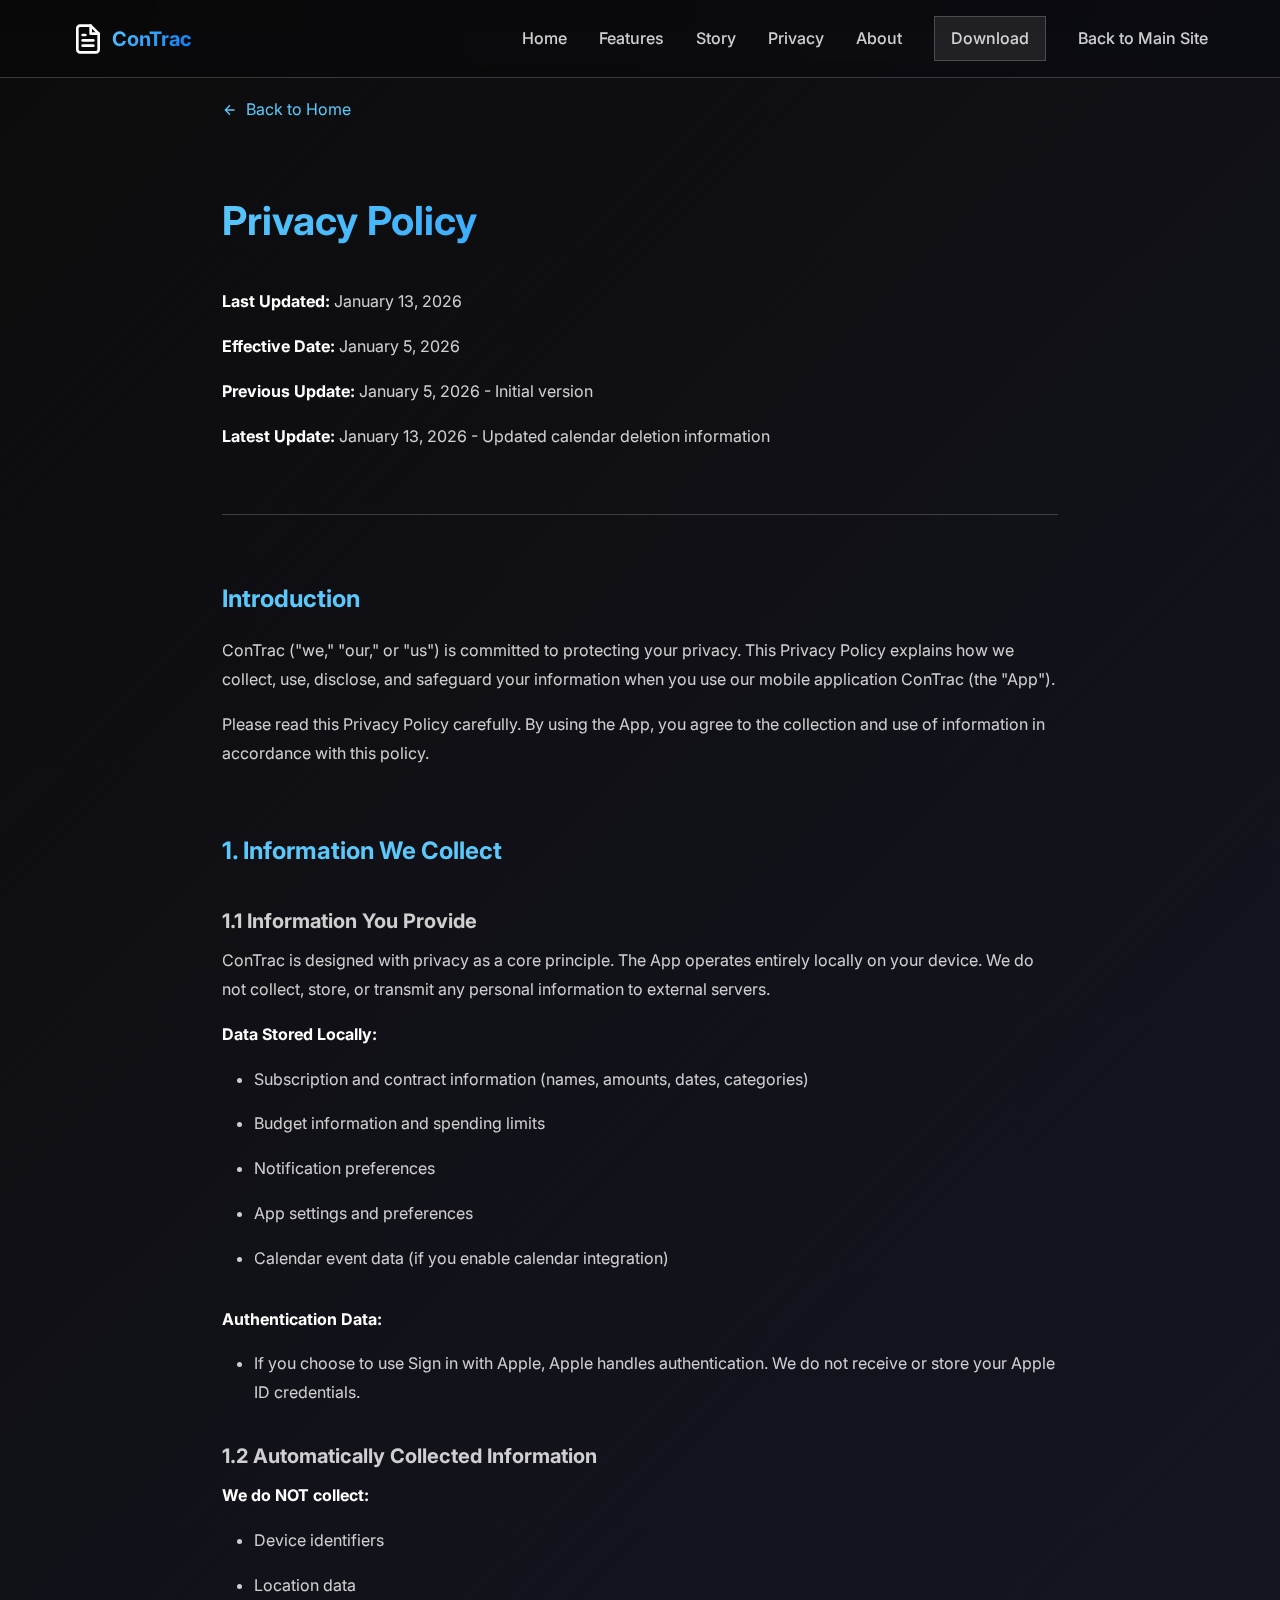
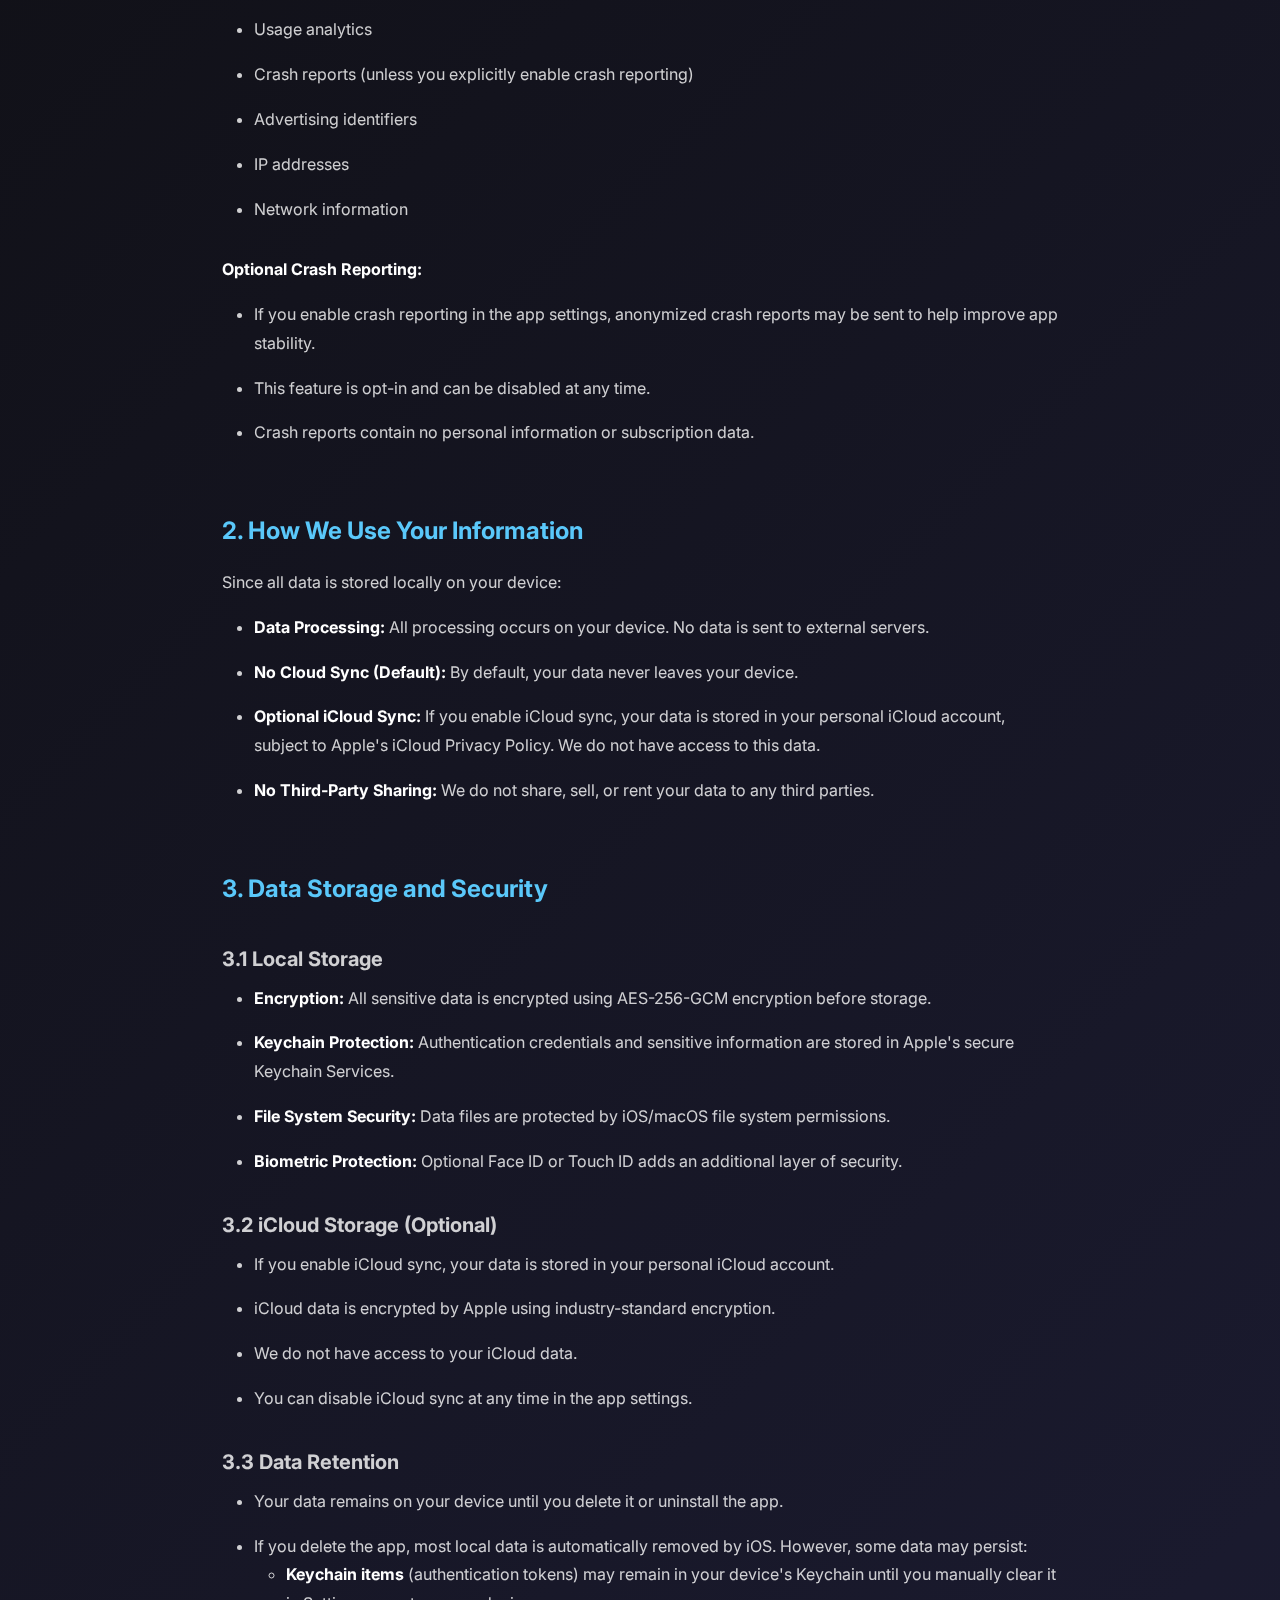
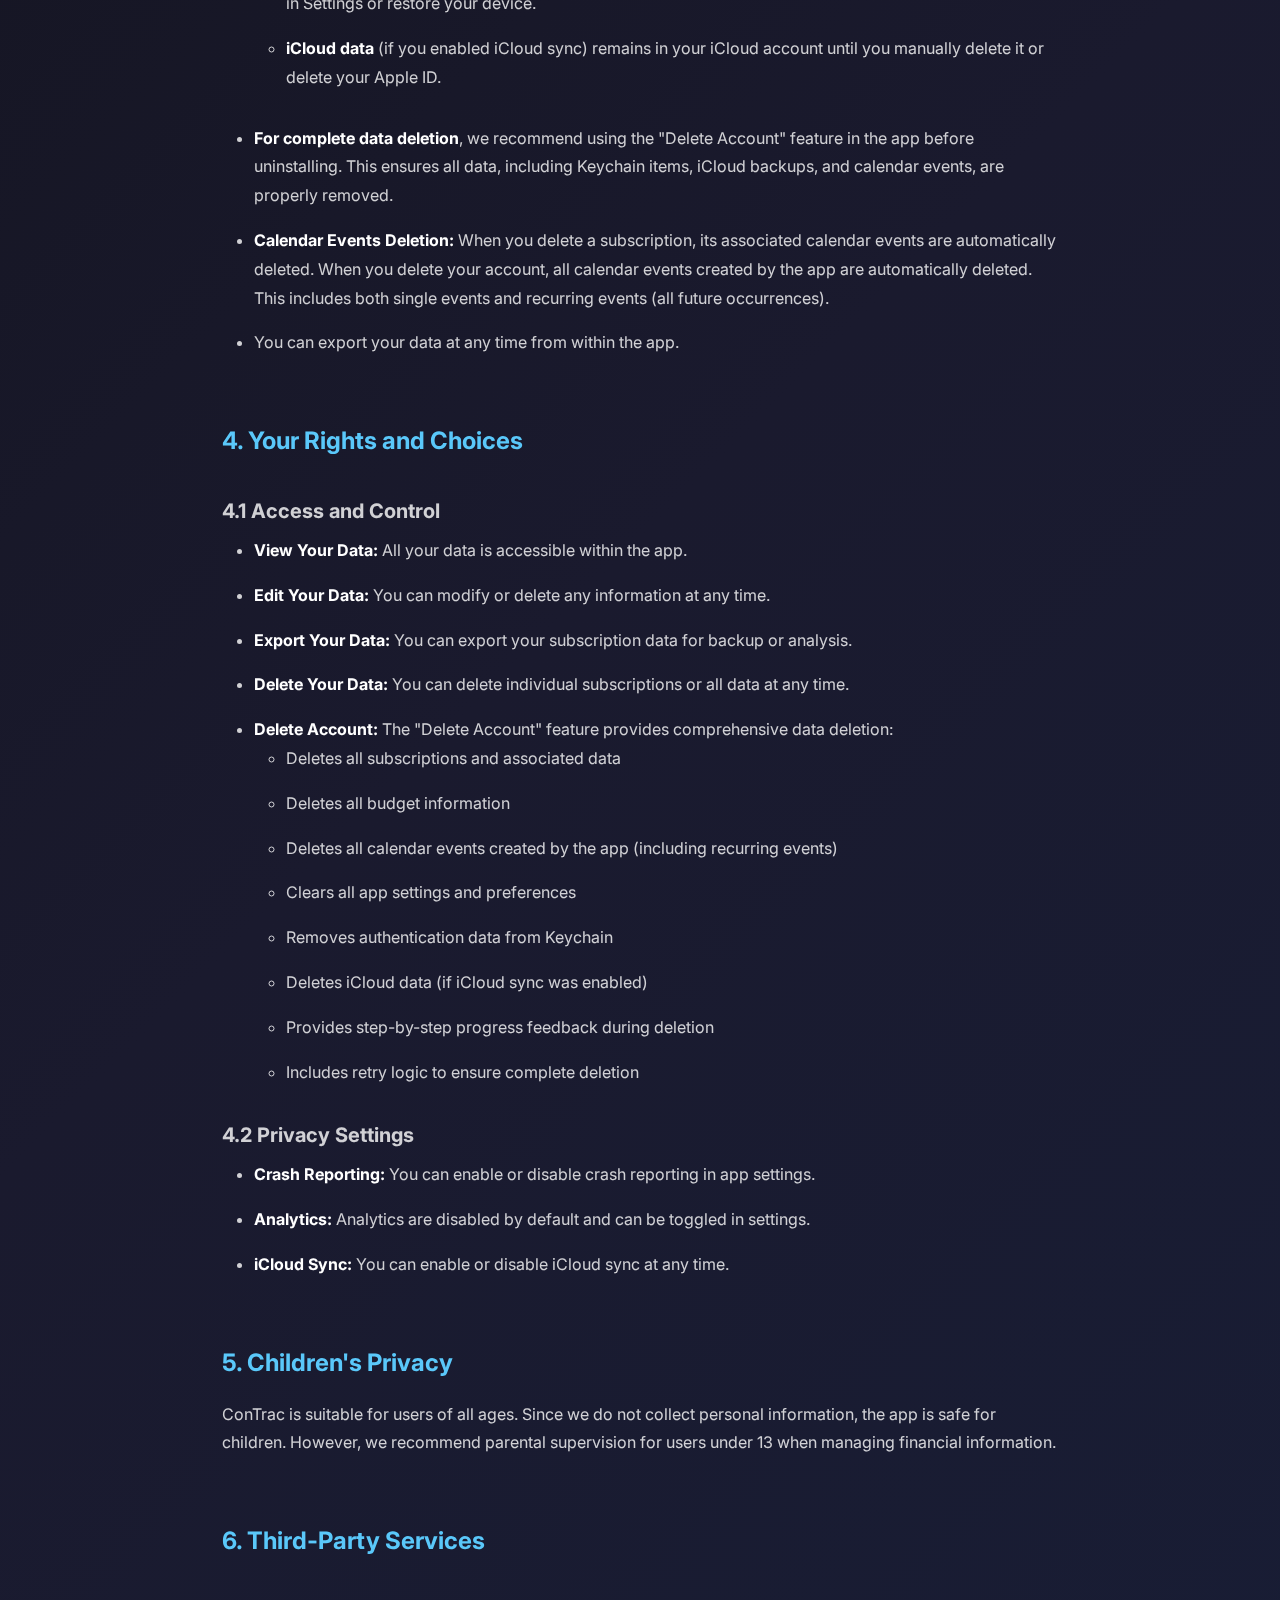
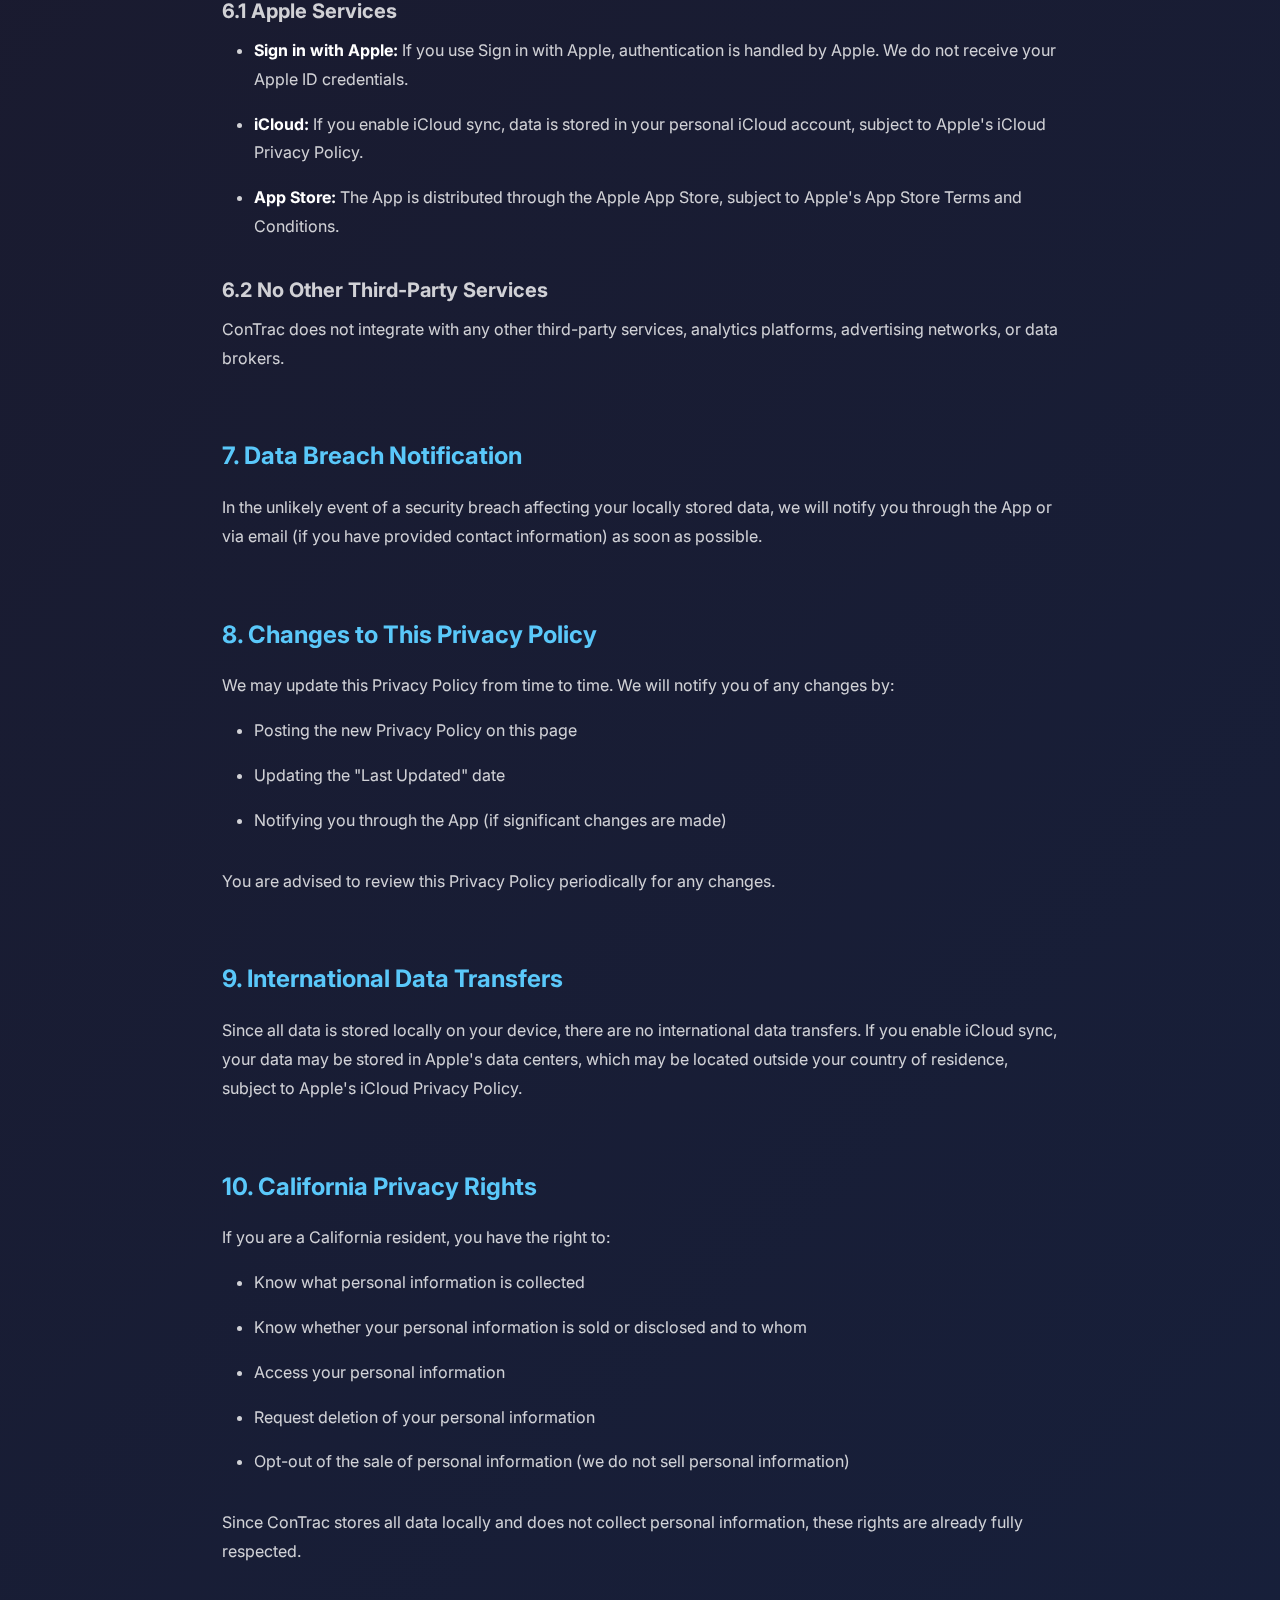
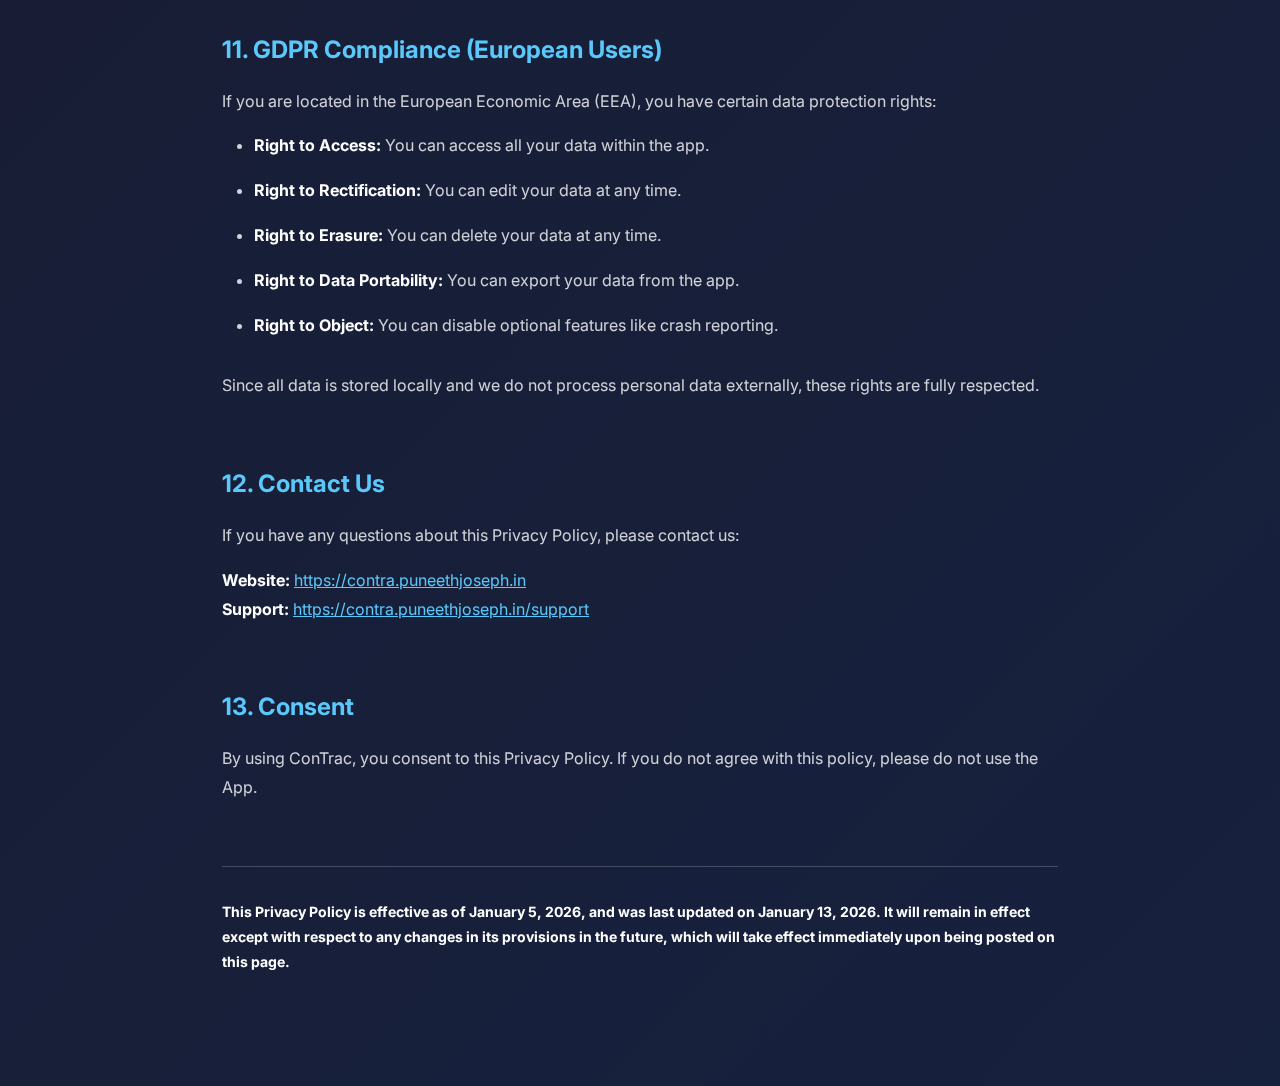
<file: privacy.html>
<!DOCTYPE html>
<html lang="en">
<head>
    <meta charset="UTF-8">
    <meta name="viewport" content="width=device-width, initial-scale=1.0">
    <meta name="description" content="ConTrac Privacy Policy - Your data never leaves your device. Privacy-first subscription tracking.">
    <title>Privacy Policy - ConTrac</title>
    <link rel="stylesheet" href="contra.css?v=20260111">
    <link rel="preconnect" href="https://fonts.googleapis.com">
    <link rel="preconnect" href="https://fonts.gstatic.com" crossorigin>
    <link href="https://fonts.googleapis.com/css2?family=Inter:wght@300;400;500;600;700;800&display=swap" rel="stylesheet">
    <style>
        .legal-page {
            max-width: 900px;
            margin: 0 auto;
            padding: var(--spacing-xl) var(--spacing-md);
            color: var(--text-primary);
        }
        .legal-page h1 {
            font-size: var(--font-size-4xl);
            margin-bottom: var(--spacing-md);
            background: linear-gradient(135deg, var(--color-primary-light) 0%, var(--color-primary) 100%);
            -webkit-background-clip: text;
            -webkit-text-fill-color: transparent;
            background-clip: text;
        }
        .legal-page h2 {
            font-size: var(--font-size-2xl);
            margin-top: var(--spacing-lg);
            margin-bottom: var(--spacing-sm);
            color: var(--color-primary-light);
        }
        .legal-page h3 {
            font-size: var(--font-size-xl);
            margin-top: var(--spacing-md);
            margin-bottom: var(--spacing-xs);
            color: var(--text-secondary);
        }
        .legal-page p, .legal-page li {
            color: var(--text-secondary);
            line-height: 1.8;
            margin-bottom: var(--spacing-sm);
        }
        .legal-page ul {
            margin-left: var(--spacing-md);
            margin-bottom: var(--spacing-md);
        }
        .legal-page strong {
            color: var(--text-primary);
        }
        .legal-page hr {
            border: none;
            border-top: 1px solid var(--glass-border);
            margin: var(--spacing-lg) 0;
        }
        .back-link {
            display: inline-flex;
            align-items: center;
            gap: var(--spacing-xs);
            color: var(--color-primary-light);
            text-decoration: none;
            margin-bottom: var(--spacing-lg);
            transition: color var(--transition-base);
        }
        .back-link:hover {
            color: var(--color-primary);
        }
        .last-updated {
            color: var(--text-tertiary);
            font-size: var(--font-size-sm);
            margin-top: var(--spacing-lg);
            padding-top: var(--spacing-md);
            border-top: 1px solid var(--glass-border);
        }
    </style>
</head>
<body>
    <!-- Navigation -->
    <nav class="navbar" id="navbar">
        <div class="nav-container">
            <a href="index.html" class="nav-logo" title="Home - ConTrac">
                <svg class="logo-icon" viewBox="0 0 24 24" fill="none" xmlns="http://www.w3.org/2000/svg">
                    <path d="M14 2H6C5.46957 2 4.96086 2.21071 4.58579 2.58579C4.21071 2.96086 4 3.46957 4 4V20C4 20.5304 4.21071 21.0391 4.58579 21.4142C4.96086 21.7893 5.46957 22 6 22H18C18.5304 22 19.0391 21.7893 19.4142 21.4142C19.7893 21.0391 20 20.5304 20 20V8L14 2Z" stroke="currentColor" stroke-width="2" stroke-linecap="round" stroke-linejoin="round"/>
                    <path d="M14 2V8H20" stroke="currentColor" stroke-width="2" stroke-linecap="round" stroke-linejoin="round"/>
                    <path d="M16 13H8" stroke="currentColor" stroke-width="2" stroke-linecap="round" stroke-linejoin="round"/>
                    <path d="M16 17H8" stroke="currentColor" stroke-width="2" stroke-linecap="round" stroke-linejoin="round"/>
                    <path d="M10 9H8" stroke="currentColor" stroke-width="2" stroke-linecap="round" stroke-linejoin="round"/>
                </svg>
                <span class="logo-text">ConTrac</span>
            </a>
            <div class="nav-links">
                <a href="index.html" class="nav-link">Home</a>
                <a href="index.html#features" class="nav-link">Features</a>
                <a href="index.html#story" class="nav-link">Story</a>
                <a href="index.html#privacy" class="nav-link">Privacy</a>
                <a href="index.html#about" class="nav-link">About</a>
                <a href="index.html#download" class="nav-link nav-cta">Download</a>
                <a href="https://www.puneethjoseph.in" class="nav-link">Back to Main Site</a>
            </div>
        </div>
    </nav>

    <div class="legal-page">
        <a href="index.html" class="back-link">
            <svg width="16" height="16" viewBox="0 0 24 24" fill="none" stroke="currentColor" stroke-width="2">
                <path d="M19 12H5M12 19l-7-7 7-7"/>
            </svg>
            Back to Home
        </a>

        <h1>Privacy Policy</h1>
        
        <p><strong>Last Updated:</strong> January 13, 2026</p>
        <p><strong>Effective Date:</strong> January 5, 2026</p>
        <p><strong>Previous Update:</strong> January 5, 2026 - Initial version</p>
        <p><strong>Latest Update:</strong> January 13, 2026 - Updated calendar deletion information</p>

        <hr>

        <h2>Introduction</h2>
        <p>ConTrac ("we," "our," or "us") is committed to protecting your privacy. This Privacy Policy explains how we collect, use, disclose, and safeguard your information when you use our mobile application ConTrac (the "App").</p>
        <p>Please read this Privacy Policy carefully. By using the App, you agree to the collection and use of information in accordance with this policy.</p>

        <h2>1. Information We Collect</h2>

        <h3>1.1 Information You Provide</h3>
        <p>ConTrac is designed with privacy as a core principle. The App operates entirely locally on your device. We do not collect, store, or transmit any personal information to external servers.</p>

        <p><strong>Data Stored Locally:</strong></p>
        <ul>
            <li>Subscription and contract information (names, amounts, dates, categories)</li>
            <li>Budget information and spending limits</li>
            <li>Notification preferences</li>
            <li>App settings and preferences</li>
            <li>Calendar event data (if you enable calendar integration)</li>
        </ul>

        <p><strong>Authentication Data:</strong></p>
        <ul>
            <li>If you choose to use Sign in with Apple, Apple handles authentication. We do not receive or store your Apple ID credentials.</li>
        </ul>

        <h3>1.2 Automatically Collected Information</h3>
        <p><strong>We do NOT collect:</strong></p>
        <ul>
            <li>Device identifiers</li>
            <li>Location data</li>
            <li>Usage analytics</li>
            <li>Crash reports (unless you explicitly enable crash reporting)</li>
            <li>Advertising identifiers</li>
            <li>IP addresses</li>
            <li>Network information</li>
        </ul>

        <p><strong>Optional Crash Reporting:</strong></p>
        <ul>
            <li>If you enable crash reporting in the app settings, anonymized crash reports may be sent to help improve app stability.</li>
            <li>This feature is opt-in and can be disabled at any time.</li>
            <li>Crash reports contain no personal information or subscription data.</li>
        </ul>

        <h2>2. How We Use Your Information</h2>
        <p>Since all data is stored locally on your device:</p>
        <ul>
            <li><strong>Data Processing:</strong> All processing occurs on your device. No data is sent to external servers.</li>
            <li><strong>No Cloud Sync (Default):</strong> By default, your data never leaves your device.</li>
            <li><strong>Optional iCloud Sync:</strong> If you enable iCloud sync, your data is stored in your personal iCloud account, subject to Apple's iCloud Privacy Policy. We do not have access to this data.</li>
            <li><strong>No Third-Party Sharing:</strong> We do not share, sell, or rent your data to any third parties.</li>
        </ul>

        <h2>3. Data Storage and Security</h2>

        <h3>3.1 Local Storage</h3>
        <ul>
            <li><strong>Encryption:</strong> All sensitive data is encrypted using AES-256-GCM encryption before storage.</li>
            <li><strong>Keychain Protection:</strong> Authentication credentials and sensitive information are stored in Apple's secure Keychain Services.</li>
            <li><strong>File System Security:</strong> Data files are protected by iOS/macOS file system permissions.</li>
            <li><strong>Biometric Protection:</strong> Optional Face ID or Touch ID adds an additional layer of security.</li>
        </ul>

        <h3>3.2 iCloud Storage (Optional)</h3>
        <ul>
            <li>If you enable iCloud sync, your data is stored in your personal iCloud account.</li>
            <li>iCloud data is encrypted by Apple using industry-standard encryption.</li>
            <li>We do not have access to your iCloud data.</li>
            <li>You can disable iCloud sync at any time in the app settings.</li>
        </ul>

        <h3>3.3 Data Retention</h3>
        <ul>
            <li>Your data remains on your device until you delete it or uninstall the app.</li>
            <li>If you delete the app, most local data is automatically removed by iOS. However, some data may persist:
                <ul>
                    <li><strong>Keychain items</strong> (authentication tokens) may remain in your device's Keychain until you manually clear it in Settings or restore your device.</li>
                    <li><strong>iCloud data</strong> (if you enabled iCloud sync) remains in your iCloud account until you manually delete it or delete your Apple ID.</li>
                </ul>
            </li>
            <li><strong>For complete data deletion</strong>, we recommend using the "Delete Account" feature in the app before uninstalling. This ensures all data, including Keychain items, iCloud backups, and calendar events, are properly removed.</li>
            <li><strong>Calendar Events Deletion:</strong> When you delete a subscription, its associated calendar events are automatically deleted. When you delete your account, all calendar events created by the app are automatically deleted. This includes both single events and recurring events (all future occurrences).</li>
            <li>You can export your data at any time from within the app.</li>
        </ul>

        <h2>4. Your Rights and Choices</h2>

        <h3>4.1 Access and Control</h3>
        <ul>
            <li><strong>View Your Data:</strong> All your data is accessible within the app.</li>
            <li><strong>Edit Your Data:</strong> You can modify or delete any information at any time.</li>
            <li><strong>Export Your Data:</strong> You can export your subscription data for backup or analysis.</li>
            <li><strong>Delete Your Data:</strong> You can delete individual subscriptions or all data at any time.</li>
            <li><strong>Delete Account:</strong> The "Delete Account" feature provides comprehensive data deletion:
                <ul>
                    <li>Deletes all subscriptions and associated data</li>
                    <li>Deletes all budget information</li>
                    <li>Deletes all calendar events created by the app (including recurring events)</li>
                    <li>Clears all app settings and preferences</li>
                    <li>Removes authentication data from Keychain</li>
                    <li>Deletes iCloud data (if iCloud sync was enabled)</li>
                    <li>Provides step-by-step progress feedback during deletion</li>
                    <li>Includes retry logic to ensure complete deletion</li>
                </ul>
            </li>
        </ul>

        <h3>4.2 Privacy Settings</h3>
        <ul>
            <li><strong>Crash Reporting:</strong> You can enable or disable crash reporting in app settings.</li>
            <li><strong>Analytics:</strong> Analytics are disabled by default and can be toggled in settings.</li>
            <li><strong>iCloud Sync:</strong> You can enable or disable iCloud sync at any time.</li>
        </ul>

        <h2>5. Children's Privacy</h2>
        <p>ConTrac is suitable for users of all ages. Since we do not collect personal information, the app is safe for children. However, we recommend parental supervision for users under 13 when managing financial information.</p>

        <h2>6. Third-Party Services</h2>

        <h3>6.1 Apple Services</h3>
        <ul>
            <li><strong>Sign in with Apple:</strong> If you use Sign in with Apple, authentication is handled by Apple. We do not receive your Apple ID credentials.</li>
            <li><strong>iCloud:</strong> If you enable iCloud sync, data is stored in your personal iCloud account, subject to Apple's iCloud Privacy Policy.</li>
            <li><strong>App Store:</strong> The App is distributed through the Apple App Store, subject to Apple's App Store Terms and Conditions.</li>
        </ul>

        <h3>6.2 No Other Third-Party Services</h3>
        <p>ConTrac does not integrate with any other third-party services, analytics platforms, advertising networks, or data brokers.</p>

        <h2>7. Data Breach Notification</h2>
        <p>In the unlikely event of a security breach affecting your locally stored data, we will notify you through the App or via email (if you have provided contact information) as soon as possible.</p>

        <h2>8. Changes to This Privacy Policy</h2>
        <p>We may update this Privacy Policy from time to time. We will notify you of any changes by:</p>
        <ul>
            <li>Posting the new Privacy Policy on this page</li>
            <li>Updating the "Last Updated" date</li>
            <li>Notifying you through the App (if significant changes are made)</li>
        </ul>
        <p>You are advised to review this Privacy Policy periodically for any changes.</p>

        <h2>9. International Data Transfers</h2>
        <p>Since all data is stored locally on your device, there are no international data transfers. If you enable iCloud sync, your data may be stored in Apple's data centers, which may be located outside your country of residence, subject to Apple's iCloud Privacy Policy.</p>

        <h2>10. California Privacy Rights</h2>
        <p>If you are a California resident, you have the right to:</p>
        <ul>
            <li>Know what personal information is collected</li>
            <li>Know whether your personal information is sold or disclosed and to whom</li>
            <li>Access your personal information</li>
            <li>Request deletion of your personal information</li>
            <li>Opt-out of the sale of personal information (we do not sell personal information)</li>
        </ul>
        <p>Since ConTrac stores all data locally and does not collect personal information, these rights are already fully respected.</p>

        <h2>11. GDPR Compliance (European Users)</h2>
        <p>If you are located in the European Economic Area (EEA), you have certain data protection rights:</p>
        <ul>
            <li><strong>Right to Access:</strong> You can access all your data within the app.</li>
            <li><strong>Right to Rectification:</strong> You can edit your data at any time.</li>
            <li><strong>Right to Erasure:</strong> You can delete your data at any time.</li>
            <li><strong>Right to Data Portability:</strong> You can export your data from the app.</li>
            <li><strong>Right to Object:</strong> You can disable optional features like crash reporting.</li>
        </ul>
        <p>Since all data is stored locally and we do not process personal data externally, these rights are fully respected.</p>

        <h2>12. Contact Us</h2>
        <p>If you have any questions about this Privacy Policy, please contact us:</p>
        <p>
            <strong>Website:</strong> <a href="https://contra.puneethjoseph.in" style="color: var(--color-primary-light);">https://contra.puneethjoseph.in</a><br>
            <strong>Support:</strong> <a href="https://contra.puneethjoseph.in/support" style="color: var(--color-primary-light);">https://contra.puneethjoseph.in/support</a>
        </p>

        <h2>13. Consent</h2>
        <p>By using ConTrac, you consent to this Privacy Policy. If you do not agree with this policy, please do not use the App.</p>

        <div class="last-updated">
            <p><strong>This Privacy Policy is effective as of January 5, 2026, and was last updated on January 13, 2026. It will remain in effect except with respect to any changes in its provisions in the future, which will take effect immediately upon being posted on this page.</strong></p>
        </div>
    </div>

    <script src="contra.js?v=20260103"></script>
</body>
</html>
</file>
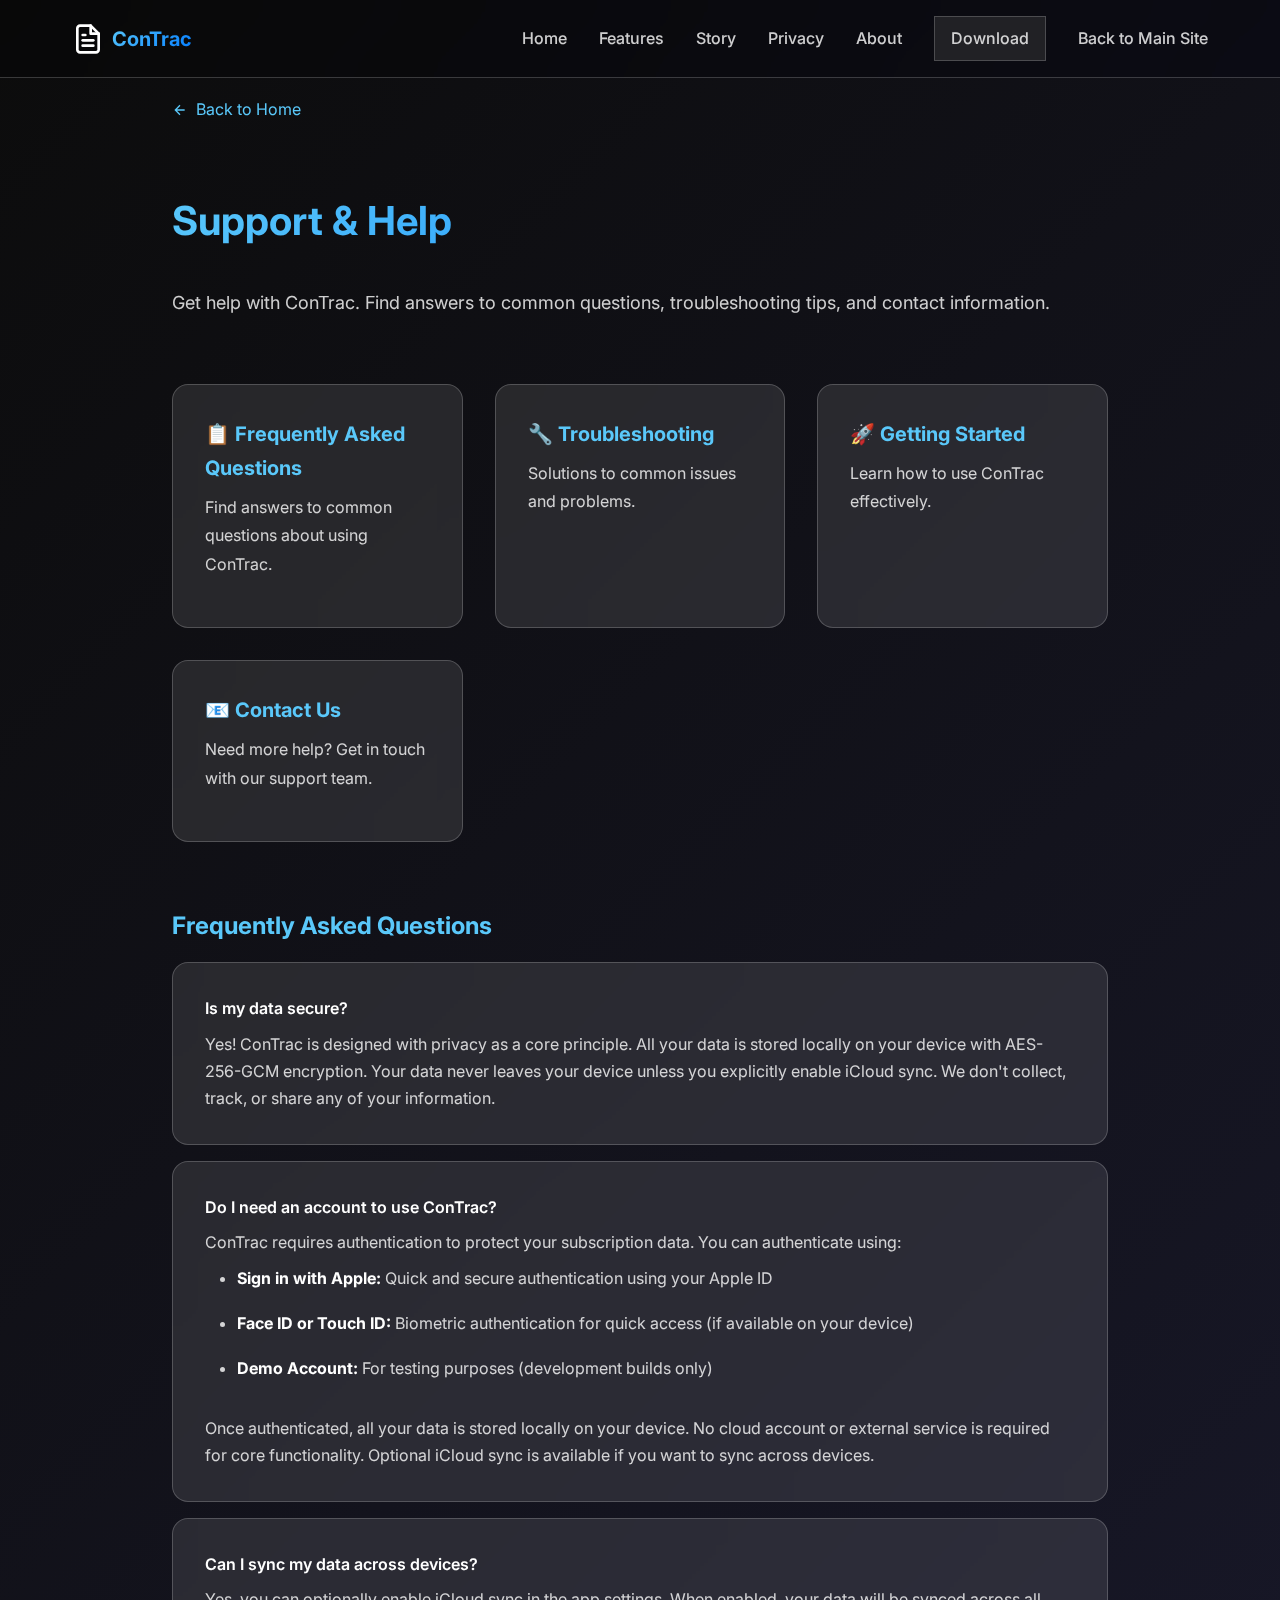
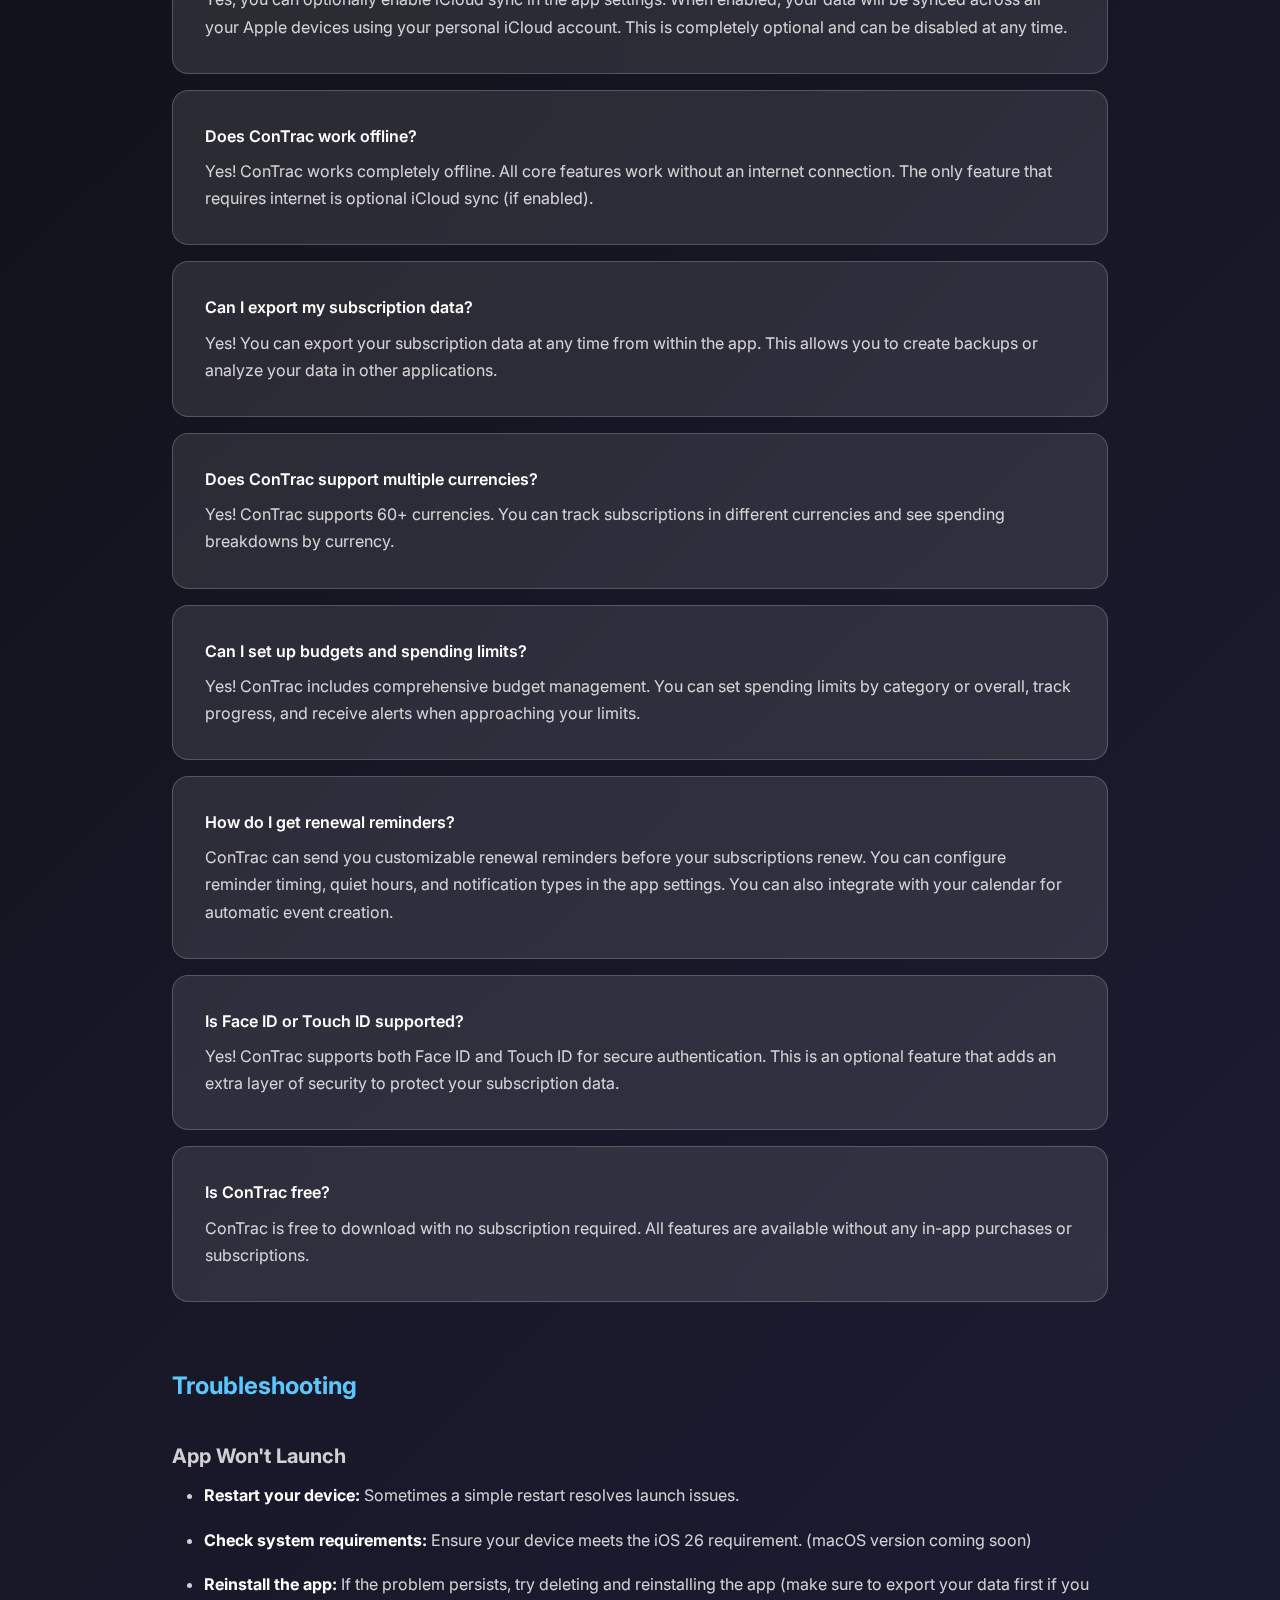
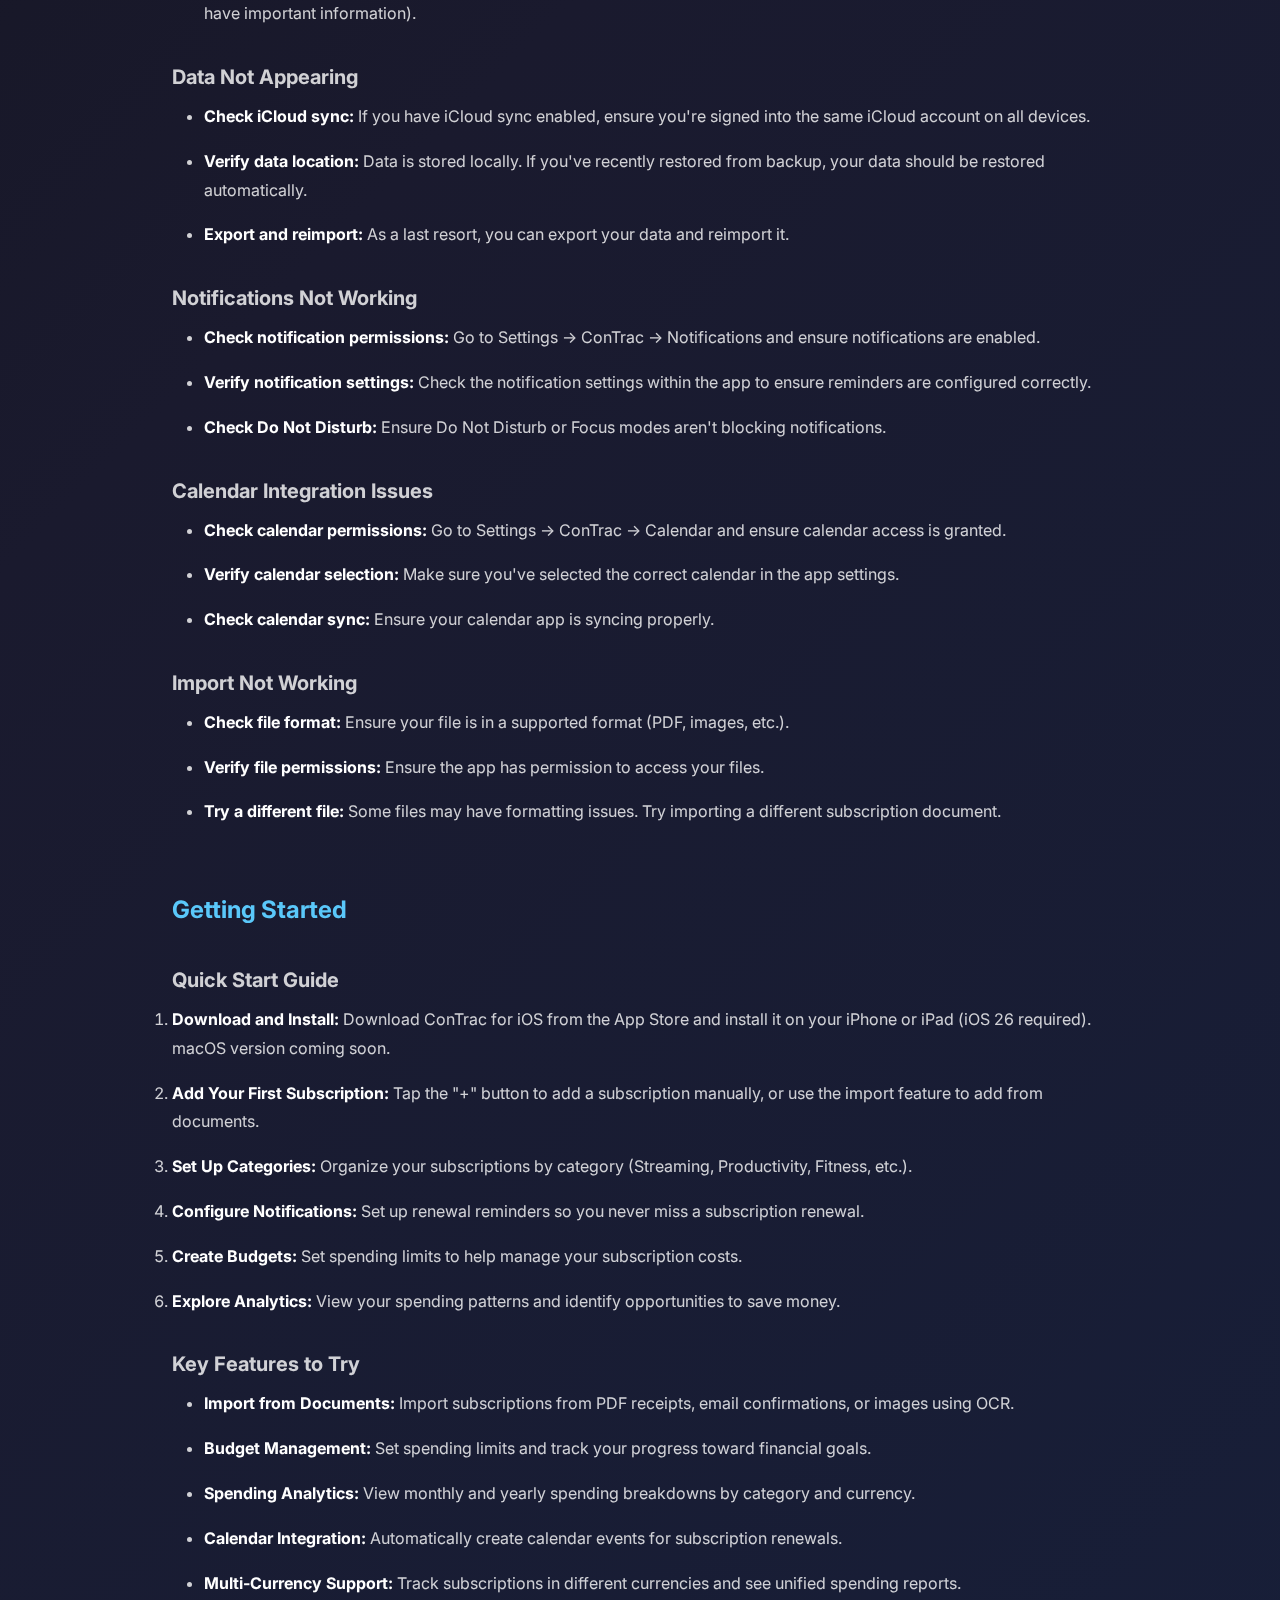
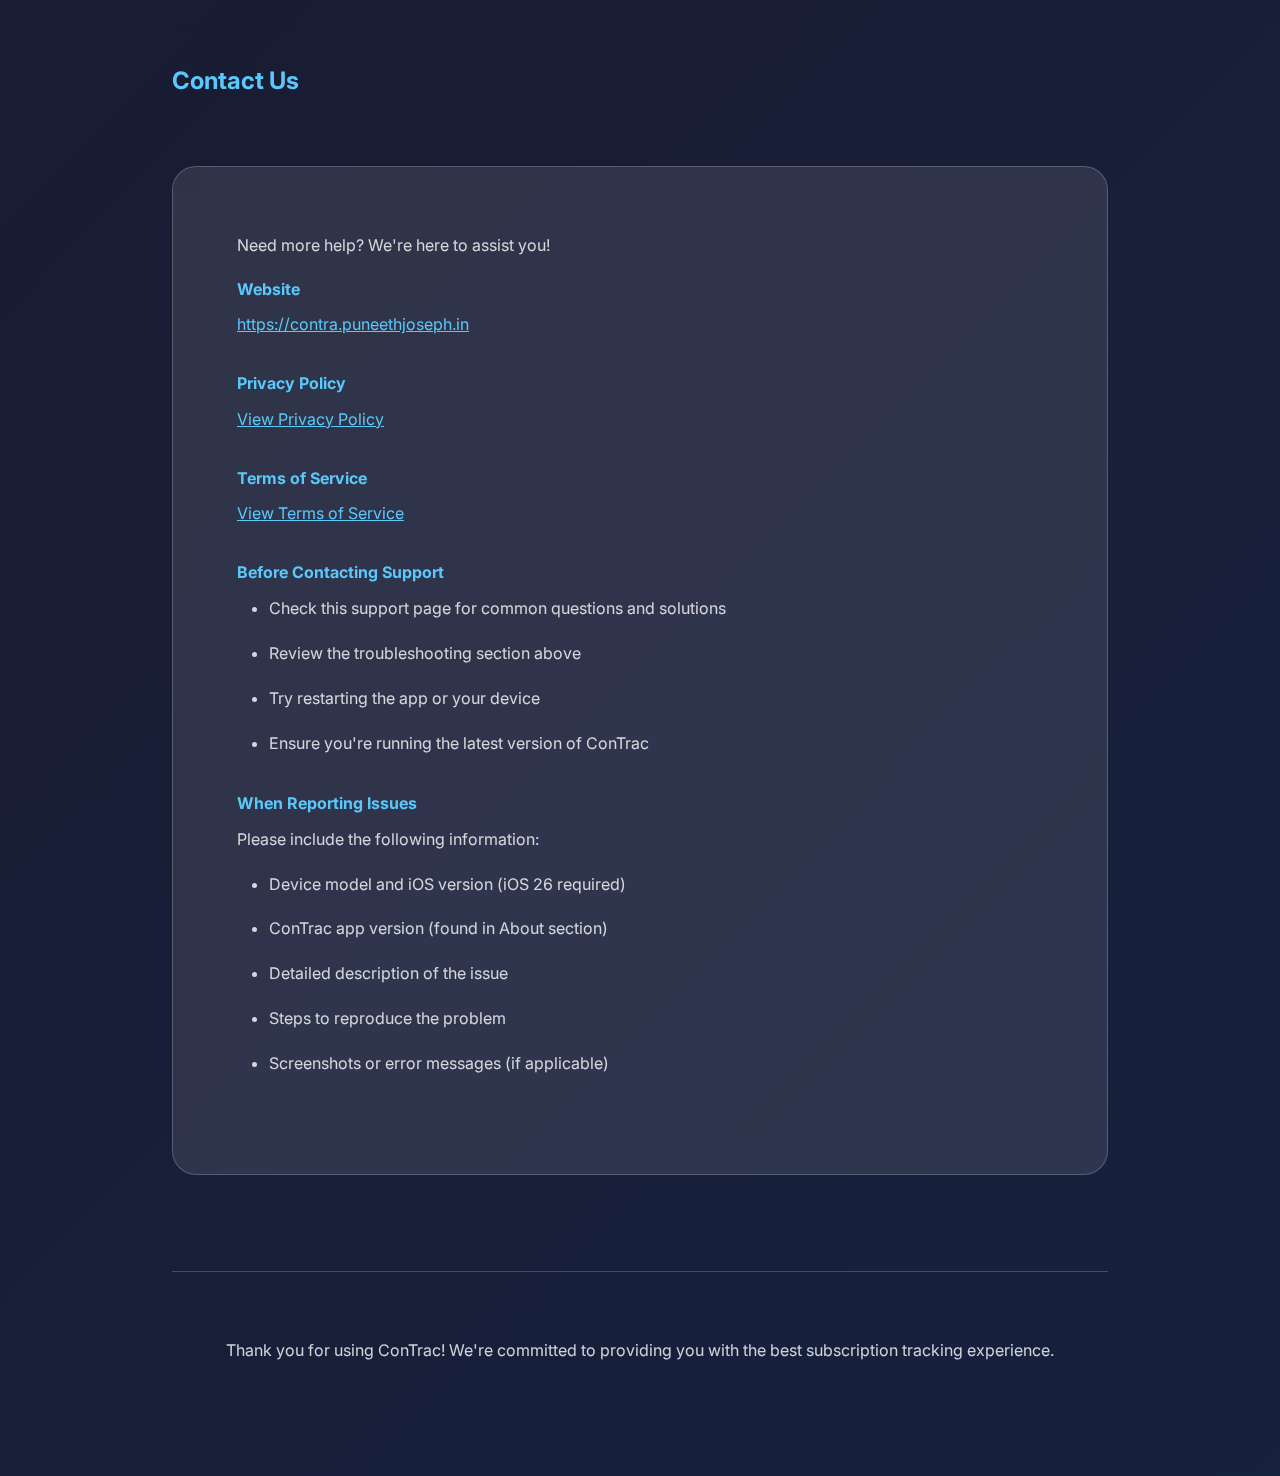
<file: support.html>
<!DOCTYPE html>
<html lang="en">
<head>
    <meta charset="UTF-8">
    <meta name="viewport" content="width=device-width, initial-scale=1.0">
    <meta name="description" content="ConTrac Support - Get help with subscription tracking, FAQs, troubleshooting, and contact information.">
    <title>Support - ConTrac</title>
    <link rel="stylesheet" href="contra.css?v=20260111">
    <link rel="preconnect" href="https://fonts.googleapis.com">
    <link rel="preconnect" href="https://fonts.gstatic.com" crossorigin>
    <link href="https://fonts.googleapis.com/css2?family=Inter:wght@300;400;500;600;700;800&display=swap" rel="stylesheet">
    <style>
        .support-page {
            max-width: 1000px;
            margin: 0 auto;
            padding: var(--spacing-xl) var(--spacing-md);
            color: var(--text-primary);
        }
        .support-page h1 {
            font-size: var(--font-size-4xl);
            margin-bottom: var(--spacing-md);
            background: linear-gradient(135deg, var(--color-primary-light) 0%, var(--color-primary) 100%);
            -webkit-background-clip: text;
            -webkit-text-fill-color: transparent;
            background-clip: text;
        }
        .support-page h2 {
            font-size: var(--font-size-2xl);
            margin-top: var(--spacing-lg);
            margin-bottom: var(--spacing-sm);
            color: var(--color-primary-light);
        }
        .support-page h3 {
            font-size: var(--font-size-xl);
            margin-top: var(--spacing-md);
            margin-bottom: var(--spacing-xs);
            color: var(--text-secondary);
        }
        .support-page p, .support-page li {
            color: var(--text-secondary);
            line-height: 1.8;
            margin-bottom: var(--spacing-sm);
        }
        .support-page ul {
            margin-left: var(--spacing-md);
            margin-bottom: var(--spacing-md);
        }
        .support-page strong {
            color: var(--text-primary);
        }
        .back-link {
            display: inline-flex;
            align-items: center;
            gap: var(--spacing-xs);
            color: var(--color-primary-light);
            text-decoration: none;
            margin-bottom: var(--spacing-lg);
            transition: color var(--transition-base);
        }
        .back-link:hover {
            color: var(--color-primary);
        }
        .faq-item {
            background: var(--glass-bg);
            border: 1px solid var(--glass-border);
            border-radius: var(--radius-md);
            padding: var(--spacing-md);
            margin-bottom: var(--spacing-sm);
            backdrop-filter: blur(10px);
        }
        .faq-question {
            font-weight: 600;
            color: var(--text-primary);
            margin-bottom: var(--spacing-xs);
        }
        .faq-answer {
            color: var(--text-secondary);
        }
        .contact-section {
            background: var(--glass-bg);
            border: 1px solid var(--glass-border);
            border-radius: var(--radius-lg);
            padding: var(--spacing-lg);
            margin-top: var(--spacing-lg);
            backdrop-filter: blur(10px);
        }
        .contact-item {
            margin-bottom: var(--spacing-md);
        }
        .contact-item strong {
            display: block;
            margin-bottom: var(--spacing-xs);
            color: var(--color-primary-light);
        }
        .quick-links {
            display: grid;
            grid-template-columns: repeat(auto-fit, minmax(250px, 1fr));
            gap: var(--spacing-md);
            margin: var(--spacing-lg) 0;
        }
        .quick-link-card {
            background: var(--glass-bg);
            border: 1px solid var(--glass-border);
            border-radius: var(--radius-md);
            padding: var(--spacing-md);
            text-decoration: none;
            color: var(--text-primary);
            transition: all var(--transition-base);
            backdrop-filter: blur(10px);
        }
        .quick-link-card:hover {
            transform: translateY(-2px);
            box-shadow: var(--glass-shadow-hover);
            border-color: var(--color-primary-light);
        }
        .quick-link-card h3 {
            color: var(--color-primary-light);
            margin-top: 0;
        }
    </style>
</head>
<body>
    <!-- Navigation -->
    <nav class="navbar" id="navbar">
        <div class="nav-container">
            <a href="index.html" class="nav-logo" title="Home - ConTrac">
                <svg class="logo-icon" viewBox="0 0 24 24" fill="none" xmlns="http://www.w3.org/2000/svg">
                    <path d="M14 2H6C5.46957 2 4.96086 2.21071 4.58579 2.58579C4.21071 2.96086 4 3.46957 4 4V20C4 20.5304 4.21071 21.0391 4.58579 21.4142C4.96086 21.7893 5.46957 22 6 22H18C18.5304 22 19.0391 21.7893 19.4142 21.4142C19.7893 21.0391 20 20.5304 20 20V8L14 2Z" stroke="currentColor" stroke-width="2" stroke-linecap="round" stroke-linejoin="round"/>
                    <path d="M14 2V8H20" stroke="currentColor" stroke-width="2" stroke-linecap="round" stroke-linejoin="round"/>
                    <path d="M16 13H8" stroke="currentColor" stroke-width="2" stroke-linecap="round" stroke-linejoin="round"/>
                    <path d="M16 17H8" stroke="currentColor" stroke-width="2" stroke-linecap="round" stroke-linejoin="round"/>
                    <path d="M10 9H8" stroke="currentColor" stroke-width="2" stroke-linecap="round" stroke-linejoin="round"/>
                </svg>
                <span class="logo-text">ConTrac</span>
            </a>
            <div class="nav-links">
                <a href="index.html" class="nav-link">Home</a>
                <a href="index.html#features" class="nav-link">Features</a>
                <a href="index.html#story" class="nav-link">Story</a>
                <a href="index.html#privacy" class="nav-link">Privacy</a>
                <a href="index.html#about" class="nav-link">About</a>
                <a href="index.html#download" class="nav-link nav-cta">Download</a>
                <a href="https://www.puneethjoseph.in" class="nav-link">Back to Main Site</a>
            </div>
        </div>
    </nav>

    <div class="support-page">
        <a href="index.html" class="back-link">
            <svg width="16" height="16" viewBox="0 0 24 24" fill="none" stroke="currentColor" stroke-width="2">
                <path d="M19 12H5M12 19l-7-7 7-7"/>
            </svg>
            Back to Home
        </a>

        <h1>Support & Help</h1>
        <p style="font-size: var(--font-size-lg); color: var(--text-secondary); margin-bottom: var(--spacing-lg);">
            Get help with ConTrac. Find answers to common questions, troubleshooting tips, and contact information.
        </p>

        <div class="quick-links">
            <a href="#faq" class="quick-link-card">
                <h3>📋 Frequently Asked Questions</h3>
                <p>Find answers to common questions about using ConTrac.</p>
            </a>
            <a href="#troubleshooting" class="quick-link-card">
                <h3>🔧 Troubleshooting</h3>
                <p>Solutions to common issues and problems.</p>
            </a>
            <a href="#getting-started" class="quick-link-card">
                <h3>🚀 Getting Started</h3>
                <p>Learn how to use ConTrac effectively.</p>
            </a>
            <a href="#contact" class="quick-link-card">
                <h3>📧 Contact Us</h3>
                <p>Need more help? Get in touch with our support team.</p>
            </a>
        </div>

        <h2 id="faq">Frequently Asked Questions</h2>

        <div class="faq-item">
            <div class="faq-question">Is my data secure?</div>
            <div class="faq-answer">
                Yes! ConTrac is designed with privacy as a core principle. All your data is stored locally on your device with AES-256-GCM encryption. Your data never leaves your device unless you explicitly enable iCloud sync. We don't collect, track, or share any of your information.
            </div>
        </div>

        <div class="faq-item">
            <div class="faq-question">Do I need an account to use ConTrac?</div>
            <div class="faq-answer">
                ConTrac requires authentication to protect your subscription data. You can authenticate using:
                <ul style="margin-top: var(--spacing-xs);">
                    <li><strong>Sign in with Apple:</strong> Quick and secure authentication using your Apple ID</li>
                    <li><strong>Face ID or Touch ID:</strong> Biometric authentication for quick access (if available on your device)</li>
                    <li><strong>Demo Account:</strong> For testing purposes (development builds only)</li>
                </ul>
                Once authenticated, all your data is stored locally on your device. No cloud account or external service is required for core functionality. Optional iCloud sync is available if you want to sync across devices.
            </div>
        </div>

        <div class="faq-item">
            <div class="faq-question">Can I sync my data across devices?</div>
            <div class="faq-answer">
                Yes, you can optionally enable iCloud sync in the app settings. When enabled, your data will be synced across all your Apple devices using your personal iCloud account. This is completely optional and can be disabled at any time.
            </div>
        </div>

        <div class="faq-item">
            <div class="faq-question">Does ConTrac work offline?</div>
            <div class="faq-answer">
                Yes! ConTrac works completely offline. All core features work without an internet connection. The only feature that requires internet is optional iCloud sync (if enabled).
            </div>
        </div>

        <div class="faq-item">
            <div class="faq-question">Can I export my subscription data?</div>
            <div class="faq-answer">
                Yes! You can export your subscription data at any time from within the app. This allows you to create backups or analyze your data in other applications.
            </div>
        </div>

        <div class="faq-item">
            <div class="faq-question">Does ConTrac support multiple currencies?</div>
            <div class="faq-answer">
                Yes! ConTrac supports 60+ currencies. You can track subscriptions in different currencies and see spending breakdowns by currency.
            </div>
        </div>

        <div class="faq-item">
            <div class="faq-question">Can I set up budgets and spending limits?</div>
            <div class="faq-answer">
                Yes! ConTrac includes comprehensive budget management. You can set spending limits by category or overall, track progress, and receive alerts when approaching your limits.
            </div>
        </div>

        <div class="faq-item">
            <div class="faq-question">How do I get renewal reminders?</div>
            <div class="faq-answer">
                ConTrac can send you customizable renewal reminders before your subscriptions renew. You can configure reminder timing, quiet hours, and notification types in the app settings. You can also integrate with your calendar for automatic event creation.
            </div>
        </div>

        <div class="faq-item">
            <div class="faq-question">Is Face ID or Touch ID supported?</div>
            <div class="faq-answer">
                Yes! ConTrac supports both Face ID and Touch ID for secure authentication. This is an optional feature that adds an extra layer of security to protect your subscription data.
            </div>
        </div>

        <div class="faq-item">
            <div class="faq-question">Is ConTrac free?</div>
            <div class="faq-answer">
                ConTrac is free to download with no subscription required. All features are available without any in-app purchases or subscriptions.
            </div>
        </div>

        <h2 id="troubleshooting">Troubleshooting</h2>

        <h3>App Won't Launch</h3>
        <ul>
            <li><strong>Restart your device:</strong> Sometimes a simple restart resolves launch issues.</li>
            <li><strong>Check system requirements:</strong> Ensure your device meets the iOS 26 requirement. (macOS version coming soon)</li>
            <li><strong>Reinstall the app:</strong> If the problem persists, try deleting and reinstalling the app (make sure to export your data first if you have important information).</li>
        </ul>

        <h3>Data Not Appearing</h3>
        <ul>
            <li><strong>Check iCloud sync:</strong> If you have iCloud sync enabled, ensure you're signed into the same iCloud account on all devices.</li>
            <li><strong>Verify data location:</strong> Data is stored locally. If you've recently restored from backup, your data should be restored automatically.</li>
            <li><strong>Export and reimport:</strong> As a last resort, you can export your data and reimport it.</li>
        </ul>

        <h3>Notifications Not Working</h3>
        <ul>
            <li><strong>Check notification permissions:</strong> Go to Settings → ConTrac → Notifications and ensure notifications are enabled.</li>
            <li><strong>Verify notification settings:</strong> Check the notification settings within the app to ensure reminders are configured correctly.</li>
            <li><strong>Check Do Not Disturb:</strong> Ensure Do Not Disturb or Focus modes aren't blocking notifications.</li>
        </ul>

        <h3>Calendar Integration Issues</h3>
        <ul>
            <li><strong>Check calendar permissions:</strong> Go to Settings → ConTrac → Calendar and ensure calendar access is granted.</li>
            <li><strong>Verify calendar selection:</strong> Make sure you've selected the correct calendar in the app settings.</li>
            <li><strong>Check calendar sync:</strong> Ensure your calendar app is syncing properly.</li>
        </ul>

        <h3>Import Not Working</h3>
        <ul>
            <li><strong>Check file format:</strong> Ensure your file is in a supported format (PDF, images, etc.).</li>
            <li><strong>Verify file permissions:</strong> Ensure the app has permission to access your files.</li>
            <li><strong>Try a different file:</strong> Some files may have formatting issues. Try importing a different subscription document.</li>
        </ul>

        <h2 id="getting-started">Getting Started</h2>

        <h3>Quick Start Guide</h3>
        <ol>
            <li><strong>Download and Install:</strong> Download ConTrac for iOS from the App Store and install it on your iPhone or iPad (iOS 26 required). macOS version coming soon.</li>
            <li><strong>Add Your First Subscription:</strong> Tap the "+" button to add a subscription manually, or use the import feature to add from documents.</li>
            <li><strong>Set Up Categories:</strong> Organize your subscriptions by category (Streaming, Productivity, Fitness, etc.).</li>
            <li><strong>Configure Notifications:</strong> Set up renewal reminders so you never miss a subscription renewal.</li>
            <li><strong>Create Budgets:</strong> Set spending limits to help manage your subscription costs.</li>
            <li><strong>Explore Analytics:</strong> View your spending patterns and identify opportunities to save money.</li>
        </ol>

        <h3>Key Features to Try</h3>
        <ul>
            <li><strong>Import from Documents:</strong> Import subscriptions from PDF receipts, email confirmations, or images using OCR.</li>
            <li><strong>Budget Management:</strong> Set spending limits and track your progress toward financial goals.</li>
            <li><strong>Spending Analytics:</strong> View monthly and yearly spending breakdowns by category and currency.</li>
            <li><strong>Calendar Integration:</strong> Automatically create calendar events for subscription renewals.</li>
            <li><strong>Multi-Currency Support:</strong> Track subscriptions in different currencies and see unified spending reports.</li>
        </ul>

        <h2 id="contact">Contact Us</h2>

        <div class="contact-section">
            <p>Need more help? We're here to assist you!</p>

            <div class="contact-item">
                <strong>Website</strong>
                <a href="https://contra.puneethjoseph.in" style="color: var(--color-primary-light);">https://contra.puneethjoseph.in</a>
            </div>

            <div class="contact-item">
                <strong>Privacy Policy</strong>
                <a href="privacy.html" style="color: var(--color-primary-light);">View Privacy Policy</a>
            </div>

            <div class="contact-item">
                <strong>Terms of Service</strong>
                <a href="terms.html" style="color: var(--color-primary-light);">View Terms of Service</a>
            </div>

            <div class="contact-item">
                <strong>Before Contacting Support</strong>
                <ul style="margin-top: var(--spacing-xs);">
                    <li>Check this support page for common questions and solutions</li>
                    <li>Review the troubleshooting section above</li>
                    <li>Try restarting the app or your device</li>
                    <li>Ensure you're running the latest version of ConTrac</li>
                </ul>
            </div>

            <div class="contact-item">
                <strong>When Reporting Issues</strong>
                <p style="margin-top: var(--spacing-xs);">Please include the following information:</p>
                <ul>
                    <li>Device model and iOS version (iOS 26 required)</li>
                    <li>ConTrac app version (found in About section)</li>
                    <li>Detailed description of the issue</li>
                    <li>Steps to reproduce the problem</li>
                    <li>Screenshots or error messages (if applicable)</li>
                </ul>
            </div>
        </div>

        <div style="margin-top: var(--spacing-xl); padding-top: var(--spacing-lg); border-top: 1px solid var(--glass-border); text-align: center; color: var(--text-tertiary);">
            <p>Thank you for using ConTrac! We're committed to providing you with the best subscription tracking experience.</p>
        </div>
    </div>

    <script src="contra.js?v=20260103"></script>
</body>
</html>
</file>
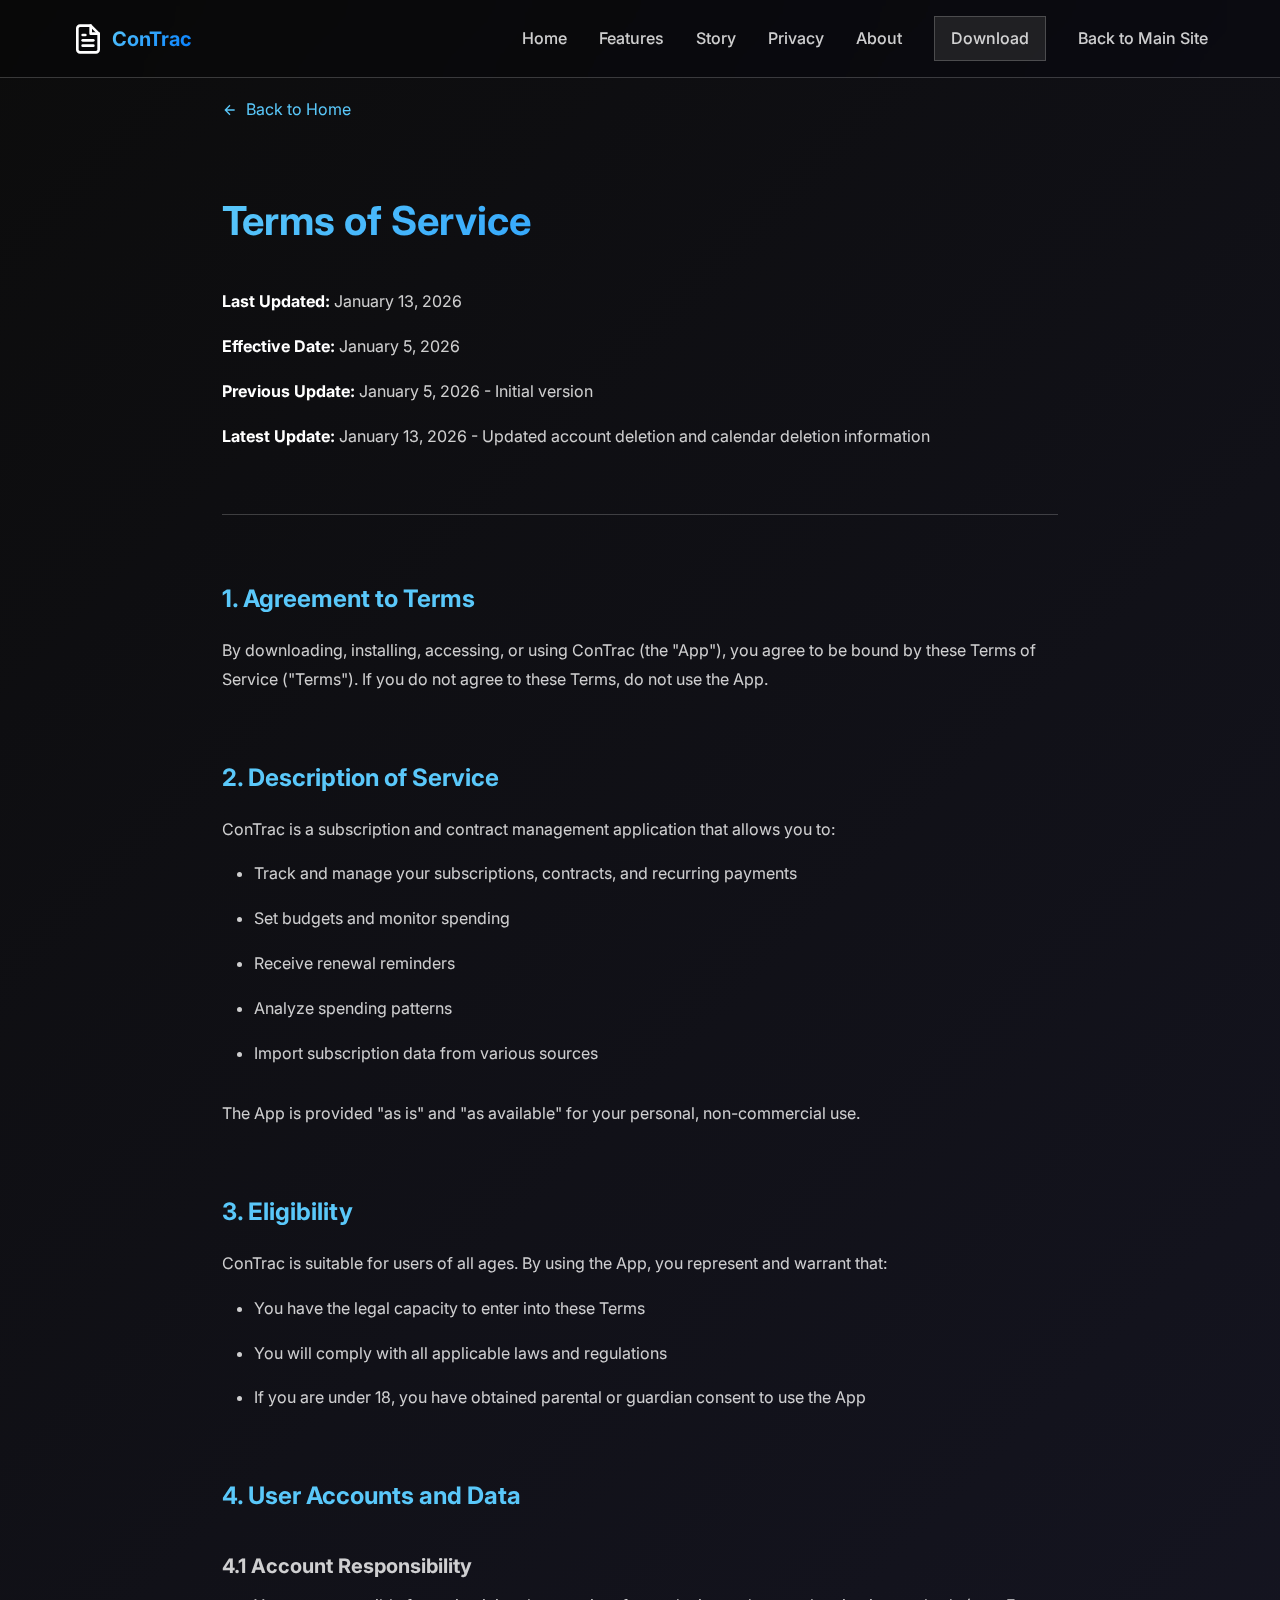
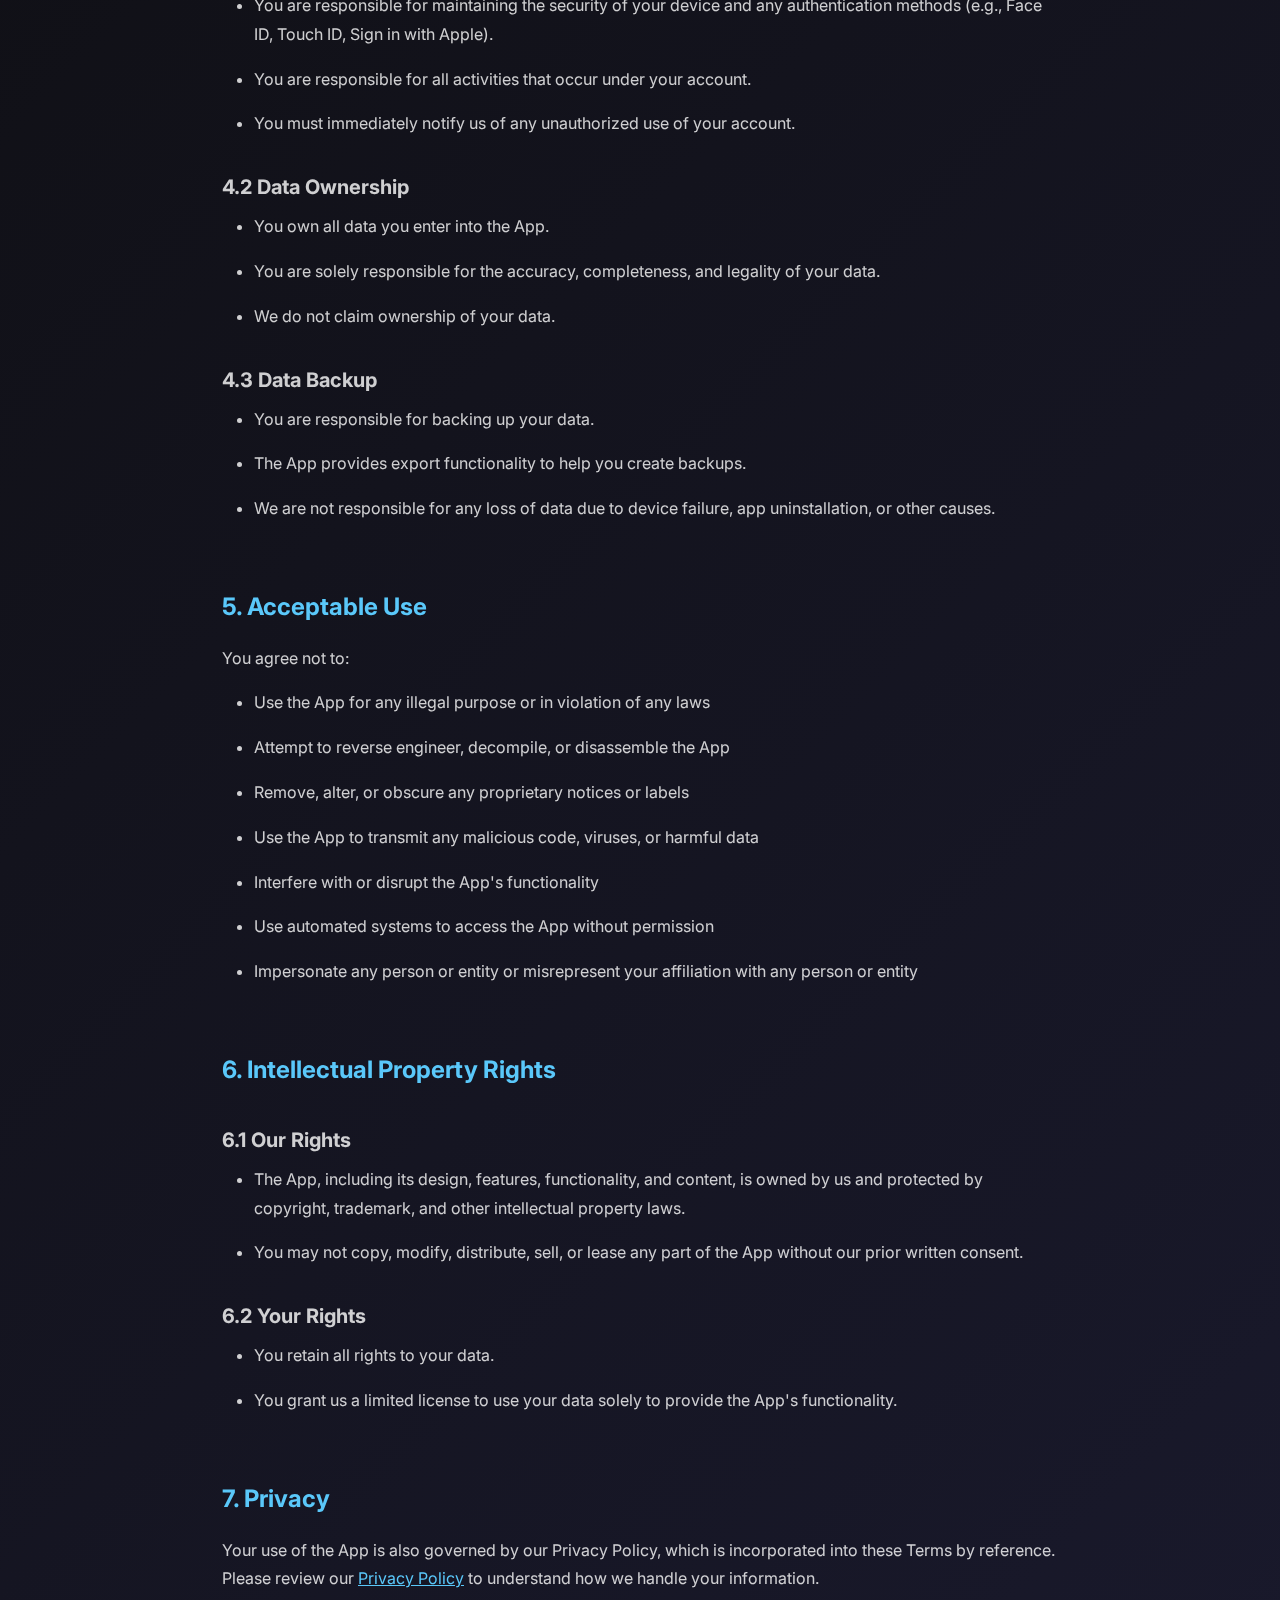
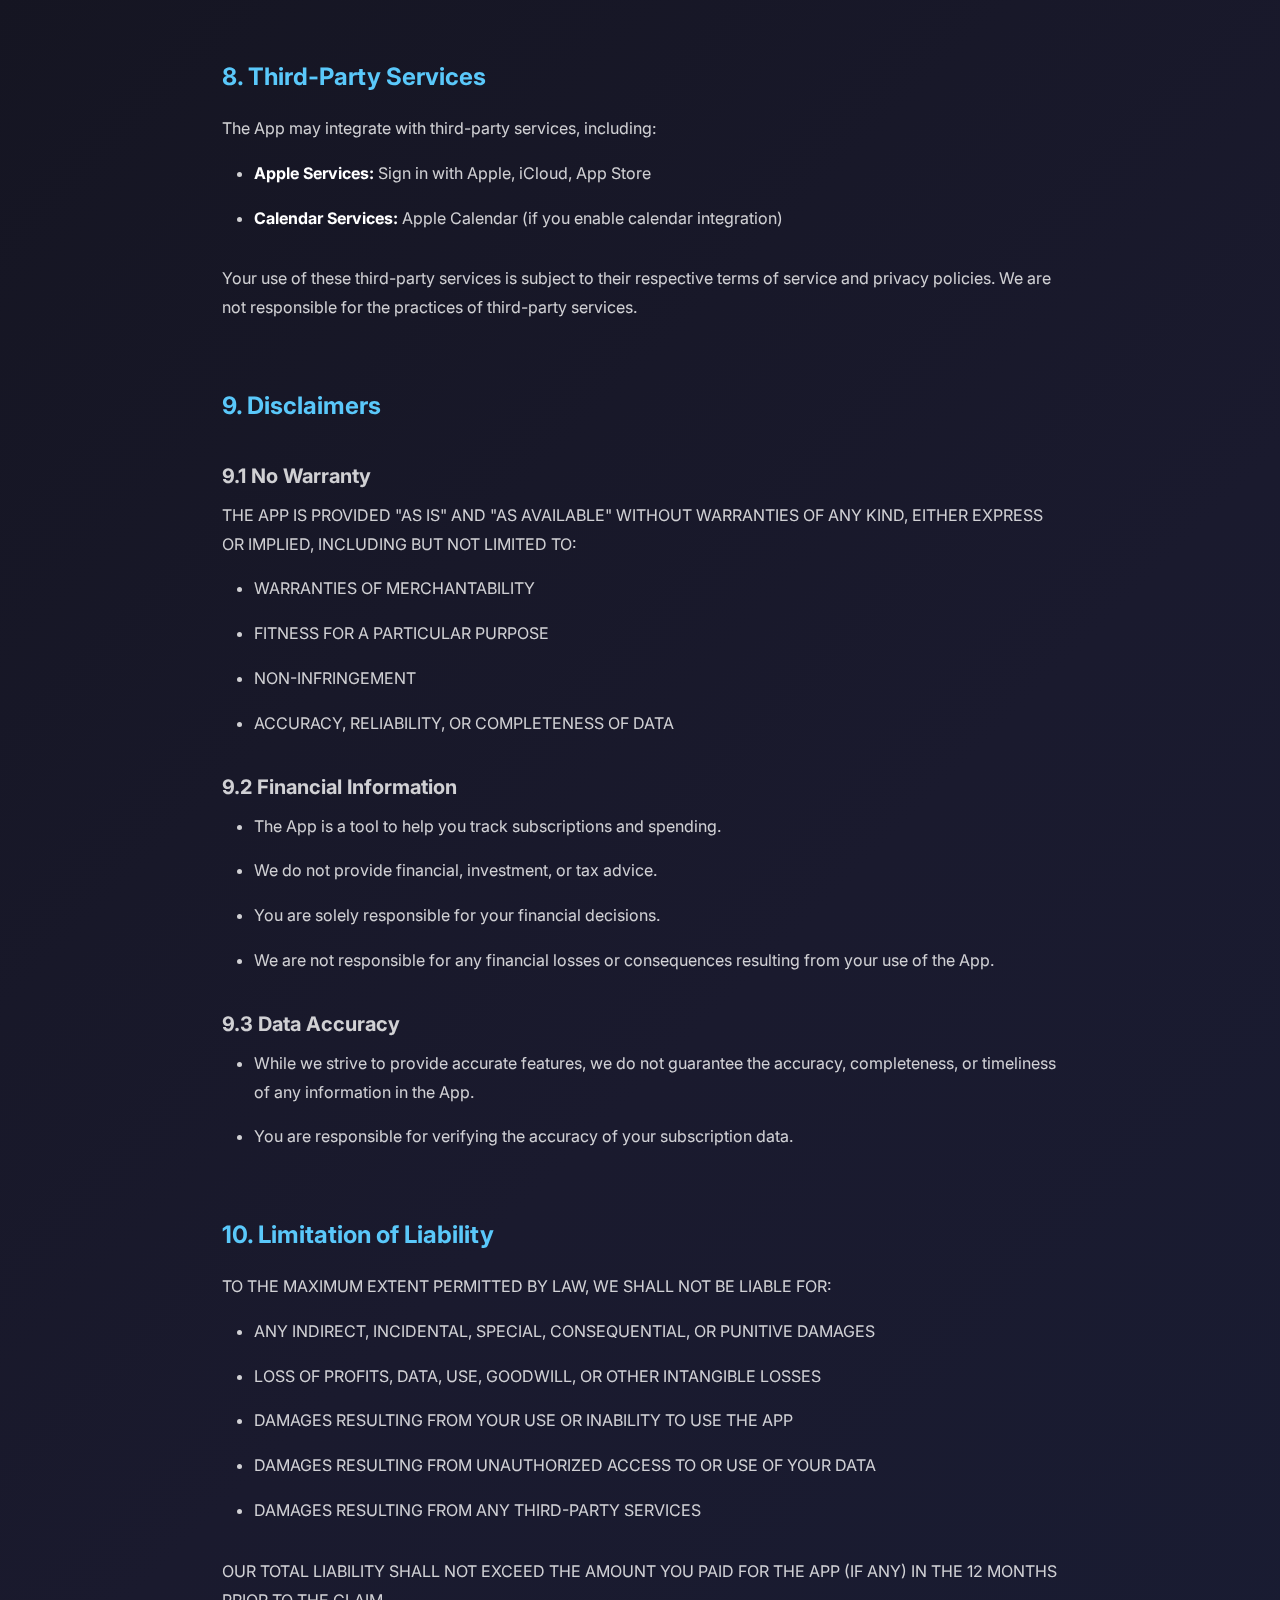
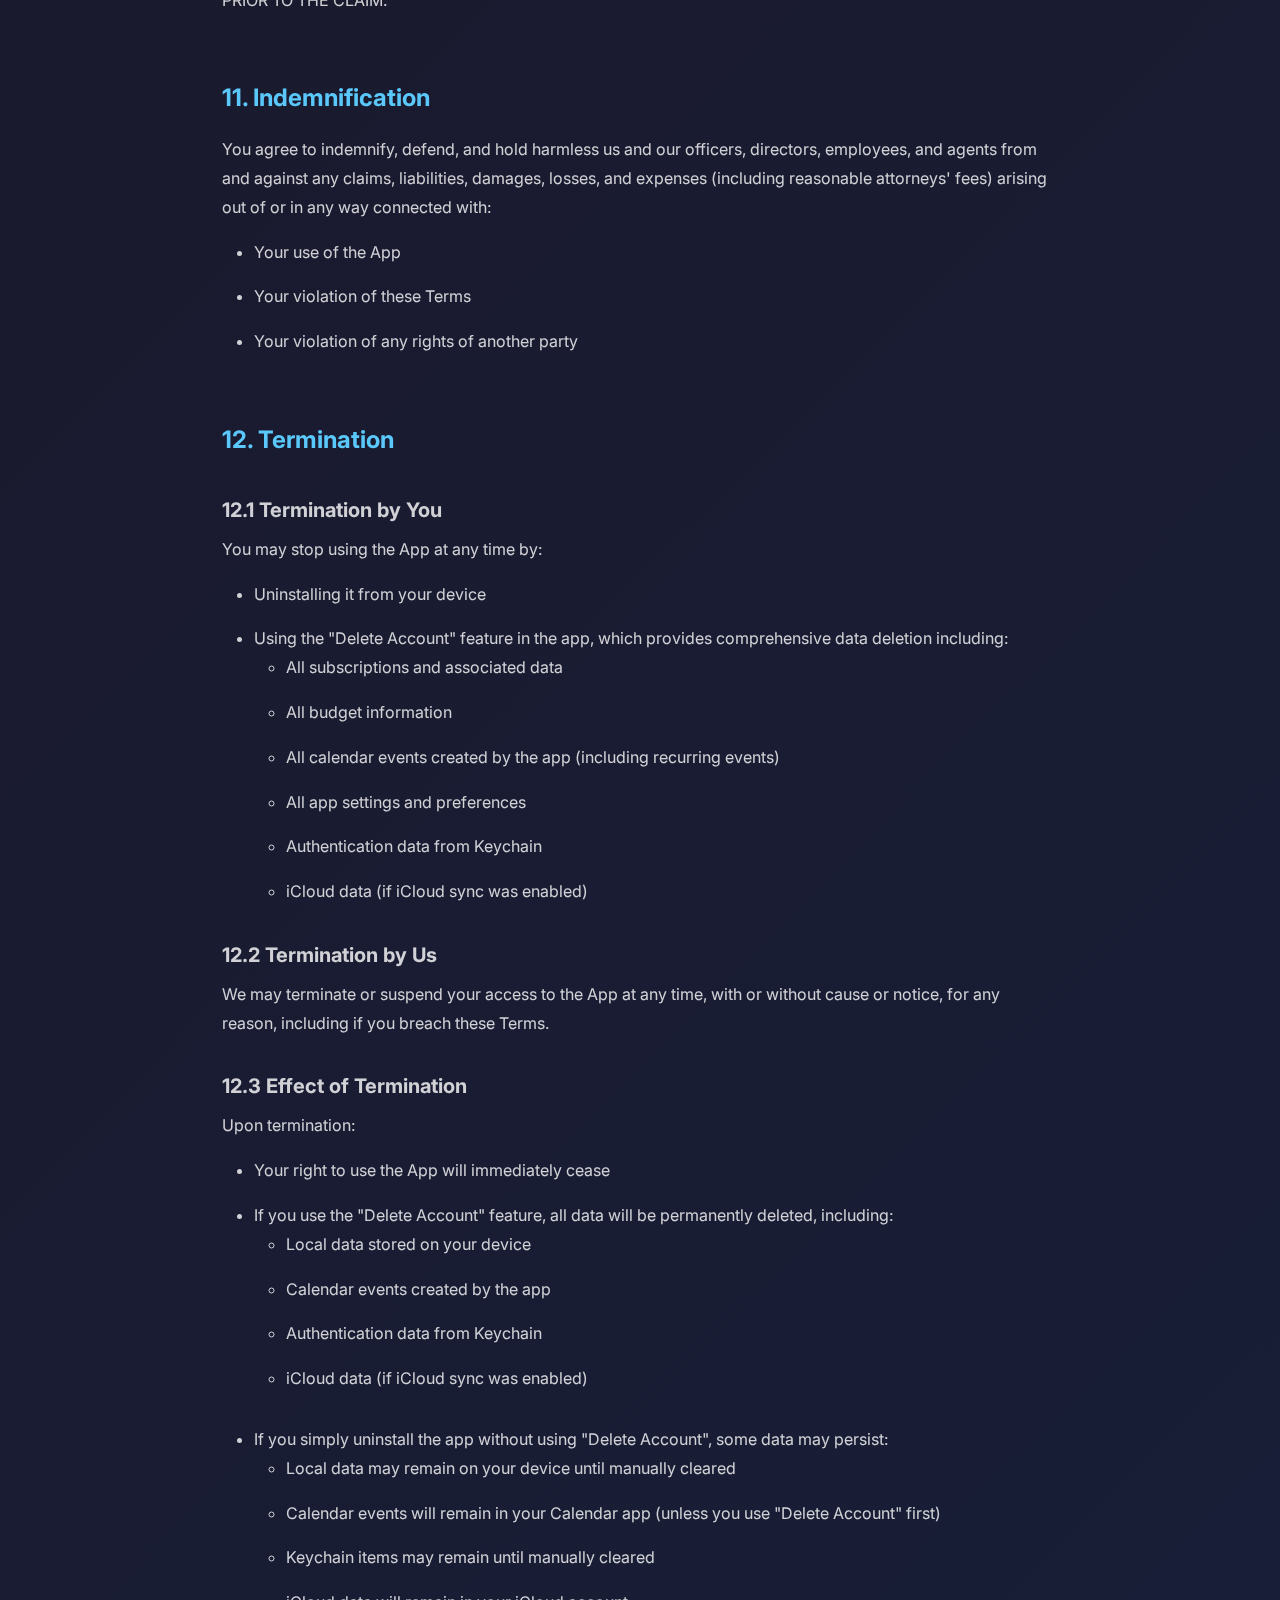
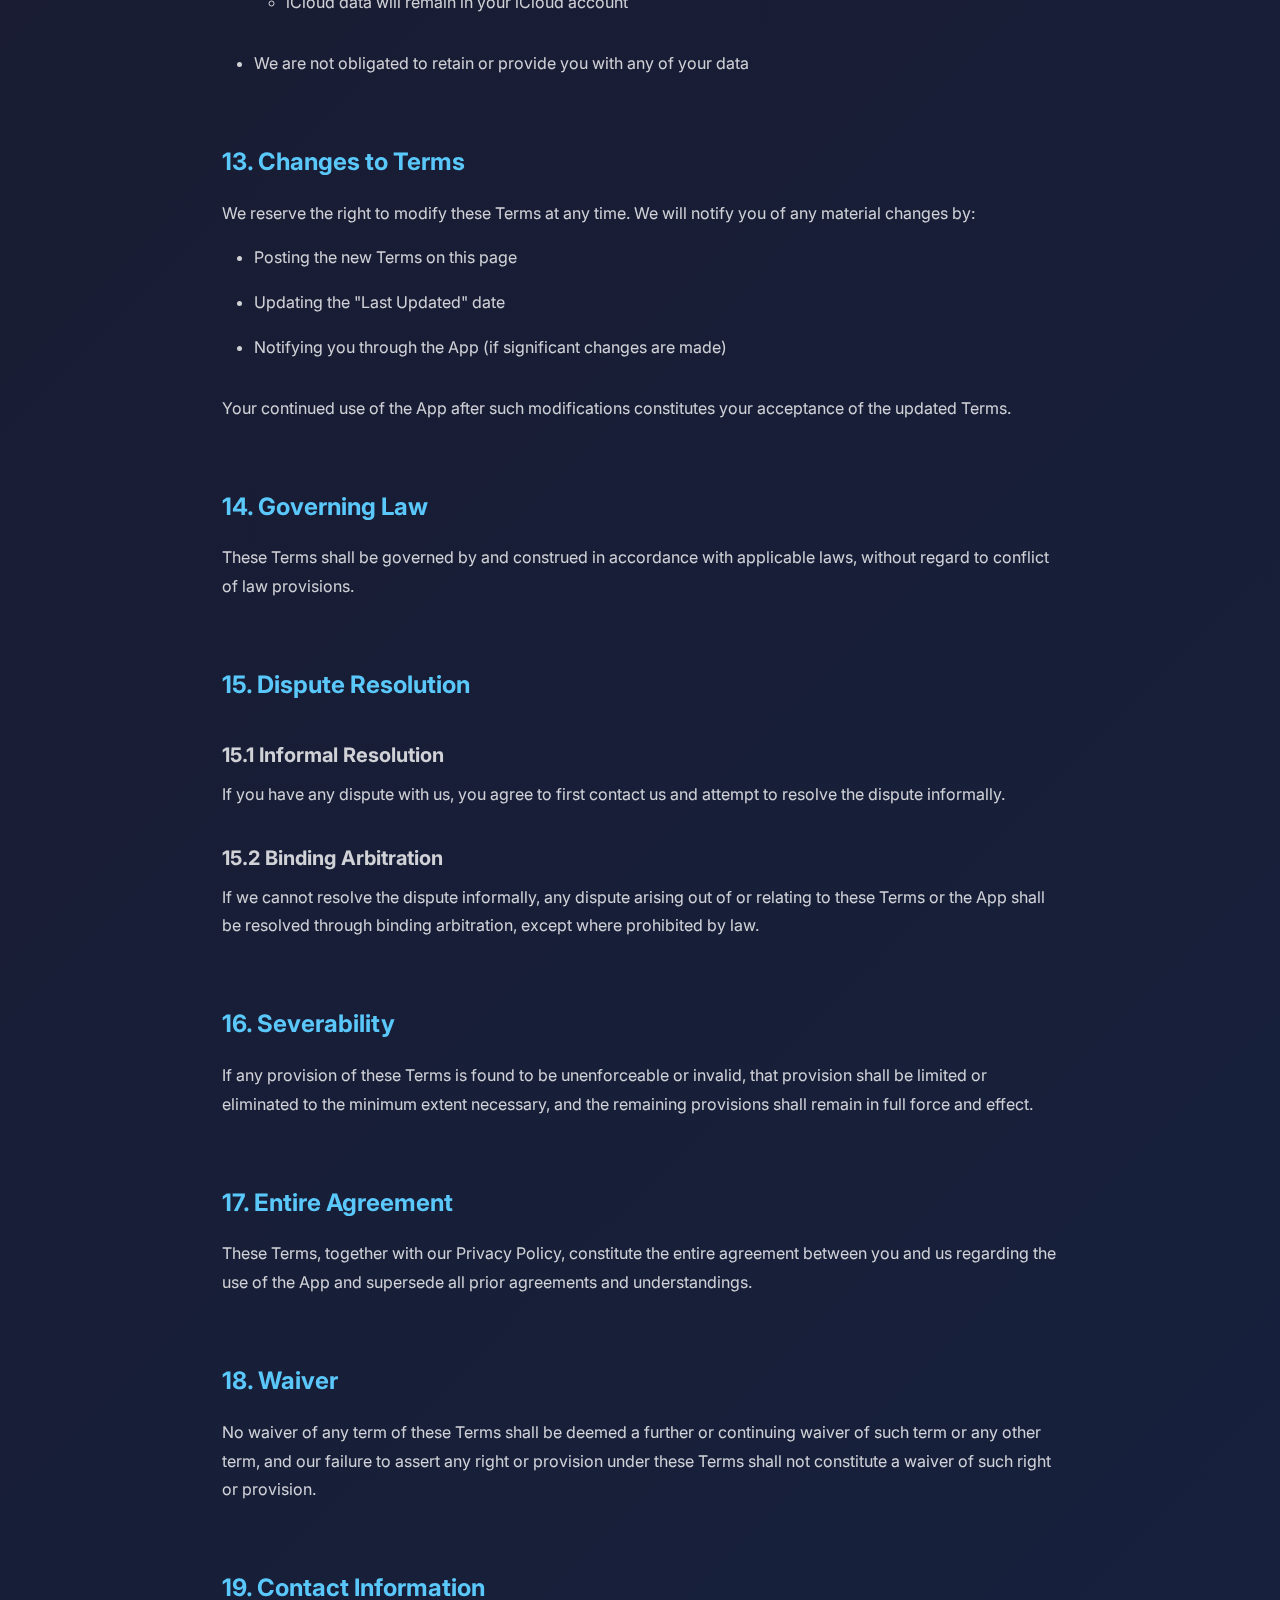
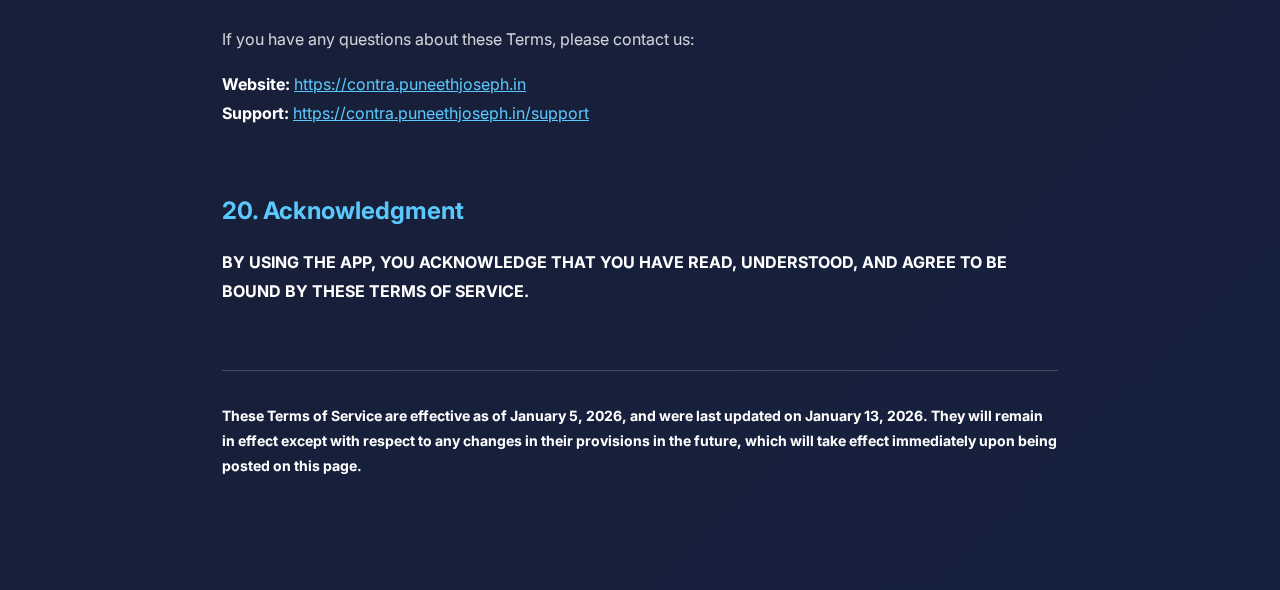
<file: terms.html>
<!DOCTYPE html>
<html lang="en">
<head>
    <meta charset="UTF-8">
    <meta name="viewport" content="width=device-width, initial-scale=1.0">
    <meta name="description" content="ConTrac Terms of Service - Legal agreement for using the subscription tracking app.">
    <title>Terms of Service - ConTrac</title>
    <link rel="stylesheet" href="contra.css?v=20260111">
    <link rel="preconnect" href="https://fonts.googleapis.com">
    <link rel="preconnect" href="https://fonts.gstatic.com" crossorigin>
    <link href="https://fonts.googleapis.com/css2?family=Inter:wght@300;400;500;600;700;800&display=swap" rel="stylesheet">
    <style>
        .legal-page {
            max-width: 900px;
            margin: 0 auto;
            padding: var(--spacing-xl) var(--spacing-md);
            color: var(--text-primary);
        }
        .legal-page h1 {
            font-size: var(--font-size-4xl);
            margin-bottom: var(--spacing-md);
            background: linear-gradient(135deg, var(--color-primary-light) 0%, var(--color-primary) 100%);
            -webkit-background-clip: text;
            -webkit-text-fill-color: transparent;
            background-clip: text;
        }
        .legal-page h2 {
            font-size: var(--font-size-2xl);
            margin-top: var(--spacing-lg);
            margin-bottom: var(--spacing-sm);
            color: var(--color-primary-light);
        }
        .legal-page h3 {
            font-size: var(--font-size-xl);
            margin-top: var(--spacing-md);
            margin-bottom: var(--spacing-xs);
            color: var(--text-secondary);
        }
        .legal-page p, .legal-page li {
            color: var(--text-secondary);
            line-height: 1.8;
            margin-bottom: var(--spacing-sm);
        }
        .legal-page ul {
            margin-left: var(--spacing-md);
            margin-bottom: var(--spacing-md);
        }
        .legal-page strong {
            color: var(--text-primary);
        }
        .legal-page hr {
            border: none;
            border-top: 1px solid var(--glass-border);
            margin: var(--spacing-lg) 0;
        }
        .back-link {
            display: inline-flex;
            align-items: center;
            gap: var(--spacing-xs);
            color: var(--color-primary-light);
            text-decoration: none;
            margin-bottom: var(--spacing-lg);
            transition: color var(--transition-base);
        }
        .back-link:hover {
            color: var(--color-primary);
        }
        .last-updated {
            color: var(--text-tertiary);
            font-size: var(--font-size-sm);
            margin-top: var(--spacing-lg);
            padding-top: var(--spacing-md);
            border-top: 1px solid var(--glass-border);
        }
    </style>
</head>
<body>
    <!-- Navigation -->
    <nav class="navbar" id="navbar">
        <div class="nav-container">
            <a href="index.html" class="nav-logo" title="Home - ConTrac">
                <svg class="logo-icon" viewBox="0 0 24 24" fill="none" xmlns="http://www.w3.org/2000/svg">
                    <path d="M14 2H6C5.46957 2 4.96086 2.21071 4.58579 2.58579C4.21071 2.96086 4 3.46957 4 4V20C4 20.5304 4.21071 21.0391 4.58579 21.4142C4.96086 21.7893 5.46957 22 6 22H18C18.5304 22 19.0391 21.7893 19.4142 21.4142C19.7893 21.0391 20 20.5304 20 20V8L14 2Z" stroke="currentColor" stroke-width="2" stroke-linecap="round" stroke-linejoin="round"/>
                    <path d="M14 2V8H20" stroke="currentColor" stroke-width="2" stroke-linecap="round" stroke-linejoin="round"/>
                    <path d="M16 13H8" stroke="currentColor" stroke-width="2" stroke-linecap="round" stroke-linejoin="round"/>
                    <path d="M16 17H8" stroke="currentColor" stroke-width="2" stroke-linecap="round" stroke-linejoin="round"/>
                    <path d="M10 9H8" stroke="currentColor" stroke-width="2" stroke-linecap="round" stroke-linejoin="round"/>
                </svg>
                <span class="logo-text">ConTrac</span>
            </a>
            <div class="nav-links">
                <a href="index.html" class="nav-link">Home</a>
                <a href="index.html#features" class="nav-link">Features</a>
                <a href="index.html#story" class="nav-link">Story</a>
                <a href="index.html#privacy" class="nav-link">Privacy</a>
                <a href="index.html#about" class="nav-link">About</a>
                <a href="index.html#download" class="nav-link nav-cta">Download</a>
                <a href="https://www.puneethjoseph.in" class="nav-link">Back to Main Site</a>
            </div>
        </div>
    </nav>

    <div class="legal-page">
        <a href="index.html" class="back-link">
            <svg width="16" height="16" viewBox="0 0 24 24" fill="none" stroke="currentColor" stroke-width="2">
                <path d="M19 12H5M12 19l-7-7 7-7"/>
            </svg>
            Back to Home
        </a>

        <h1>Terms of Service</h1>
        
        <p><strong>Last Updated:</strong> January 13, 2026</p>
        <p><strong>Effective Date:</strong> January 5, 2026</p>
        <p><strong>Previous Update:</strong> January 5, 2026 - Initial version</p>
        <p><strong>Latest Update:</strong> January 13, 2026 - Updated account deletion and calendar deletion information</p>

        <hr>

        <h2>1. Agreement to Terms</h2>
        <p>By downloading, installing, accessing, or using ConTrac (the "App"), you agree to be bound by these Terms of Service ("Terms"). If you do not agree to these Terms, do not use the App.</p>

        <h2>2. Description of Service</h2>
        <p>ConTrac is a subscription and contract management application that allows you to:</p>
        <ul>
            <li>Track and manage your subscriptions, contracts, and recurring payments</li>
            <li>Set budgets and monitor spending</li>
            <li>Receive renewal reminders</li>
            <li>Analyze spending patterns</li>
            <li>Import subscription data from various sources</li>
        </ul>
        <p>The App is provided "as is" and "as available" for your personal, non-commercial use.</p>

        <h2>3. Eligibility</h2>
        <p>ConTrac is suitable for users of all ages. By using the App, you represent and warrant that:</p>
        <ul>
            <li>You have the legal capacity to enter into these Terms</li>
            <li>You will comply with all applicable laws and regulations</li>
            <li>If you are under 18, you have obtained parental or guardian consent to use the App</li>
        </ul>

        <h2>4. User Accounts and Data</h2>

        <h3>4.1 Account Responsibility</h3>
        <ul>
            <li>You are responsible for maintaining the security of your device and any authentication methods (e.g., Face ID, Touch ID, Sign in with Apple).</li>
            <li>You are responsible for all activities that occur under your account.</li>
            <li>You must immediately notify us of any unauthorized use of your account.</li>
        </ul>

        <h3>4.2 Data Ownership</h3>
        <ul>
            <li>You own all data you enter into the App.</li>
            <li>You are solely responsible for the accuracy, completeness, and legality of your data.</li>
            <li>We do not claim ownership of your data.</li>
        </ul>

        <h3>4.3 Data Backup</h3>
        <ul>
            <li>You are responsible for backing up your data.</li>
            <li>The App provides export functionality to help you create backups.</li>
            <li>We are not responsible for any loss of data due to device failure, app uninstallation, or other causes.</li>
        </ul>

        <h2>5. Acceptable Use</h2>
        <p>You agree not to:</p>
        <ul>
            <li>Use the App for any illegal purpose or in violation of any laws</li>
            <li>Attempt to reverse engineer, decompile, or disassemble the App</li>
            <li>Remove, alter, or obscure any proprietary notices or labels</li>
            <li>Use the App to transmit any malicious code, viruses, or harmful data</li>
            <li>Interfere with or disrupt the App's functionality</li>
            <li>Use automated systems to access the App without permission</li>
            <li>Impersonate any person or entity or misrepresent your affiliation with any person or entity</li>
        </ul>

        <h2>6. Intellectual Property Rights</h2>

        <h3>6.1 Our Rights</h3>
        <ul>
            <li>The App, including its design, features, functionality, and content, is owned by us and protected by copyright, trademark, and other intellectual property laws.</li>
            <li>You may not copy, modify, distribute, sell, or lease any part of the App without our prior written consent.</li>
        </ul>

        <h3>6.2 Your Rights</h3>
        <ul>
            <li>You retain all rights to your data.</li>
            <li>You grant us a limited license to use your data solely to provide the App's functionality.</li>
        </ul>

        <h2>7. Privacy</h2>
        <p>Your use of the App is also governed by our Privacy Policy, which is incorporated into these Terms by reference. Please review our <a href="privacy.html" style="color: var(--color-primary-light);">Privacy Policy</a> to understand how we handle your information.</p>

        <h2>8. Third-Party Services</h2>
        <p>The App may integrate with third-party services, including:</p>
        <ul>
            <li><strong>Apple Services:</strong> Sign in with Apple, iCloud, App Store</li>
            <li><strong>Calendar Services:</strong> Apple Calendar (if you enable calendar integration)</li>
        </ul>
        <p>Your use of these third-party services is subject to their respective terms of service and privacy policies. We are not responsible for the practices of third-party services.</p>

        <h2>9. Disclaimers</h2>

        <h3>9.1 No Warranty</h3>
        <p>THE APP IS PROVIDED "AS IS" AND "AS AVAILABLE" WITHOUT WARRANTIES OF ANY KIND, EITHER EXPRESS OR IMPLIED, INCLUDING BUT NOT LIMITED TO:</p>
        <ul>
            <li>WARRANTIES OF MERCHANTABILITY</li>
            <li>FITNESS FOR A PARTICULAR PURPOSE</li>
            <li>NON-INFRINGEMENT</li>
            <li>ACCURACY, RELIABILITY, OR COMPLETENESS OF DATA</li>
        </ul>

        <h3>9.2 Financial Information</h3>
        <ul>
            <li>The App is a tool to help you track subscriptions and spending.</li>
            <li>We do not provide financial, investment, or tax advice.</li>
            <li>You are solely responsible for your financial decisions.</li>
            <li>We are not responsible for any financial losses or consequences resulting from your use of the App.</li>
        </ul>

        <h3>9.3 Data Accuracy</h3>
        <ul>
            <li>While we strive to provide accurate features, we do not guarantee the accuracy, completeness, or timeliness of any information in the App.</li>
            <li>You are responsible for verifying the accuracy of your subscription data.</li>
        </ul>

        <h2>10. Limitation of Liability</h2>
        <p>TO THE MAXIMUM EXTENT PERMITTED BY LAW, WE SHALL NOT BE LIABLE FOR:</p>
        <ul>
            <li>ANY INDIRECT, INCIDENTAL, SPECIAL, CONSEQUENTIAL, OR PUNITIVE DAMAGES</li>
            <li>LOSS OF PROFITS, DATA, USE, GOODWILL, OR OTHER INTANGIBLE LOSSES</li>
            <li>DAMAGES RESULTING FROM YOUR USE OR INABILITY TO USE THE APP</li>
            <li>DAMAGES RESULTING FROM UNAUTHORIZED ACCESS TO OR USE OF YOUR DATA</li>
            <li>DAMAGES RESULTING FROM ANY THIRD-PARTY SERVICES</li>
        </ul>
        <p>OUR TOTAL LIABILITY SHALL NOT EXCEED THE AMOUNT YOU PAID FOR THE APP (IF ANY) IN THE 12 MONTHS PRIOR TO THE CLAIM.</p>

        <h2>11. Indemnification</h2>
        <p>You agree to indemnify, defend, and hold harmless us and our officers, directors, employees, and agents from and against any claims, liabilities, damages, losses, and expenses (including reasonable attorneys' fees) arising out of or in any way connected with:</p>
        <ul>
            <li>Your use of the App</li>
            <li>Your violation of these Terms</li>
            <li>Your violation of any rights of another party</li>
        </ul>

        <h2>12. Termination</h2>

        <h3>12.1 Termination by You</h3>
        <p>You may stop using the App at any time by:</p>
        <ul>
            <li>Uninstalling it from your device</li>
            <li>Using the "Delete Account" feature in the app, which provides comprehensive data deletion including:
                <ul>
                    <li>All subscriptions and associated data</li>
                    <li>All budget information</li>
                    <li>All calendar events created by the app (including recurring events)</li>
                    <li>All app settings and preferences</li>
                    <li>Authentication data from Keychain</li>
                    <li>iCloud data (if iCloud sync was enabled)</li>
                </ul>
            </li>
        </ul>

        <h3>12.2 Termination by Us</h3>
        <p>We may terminate or suspend your access to the App at any time, with or without cause or notice, for any reason, including if you breach these Terms.</p>

        <h3>12.3 Effect of Termination</h3>
        <p>Upon termination:</p>
        <ul>
            <li>Your right to use the App will immediately cease</li>
            <li>If you use the "Delete Account" feature, all data will be permanently deleted, including:
                <ul>
                    <li>Local data stored on your device</li>
                    <li>Calendar events created by the app</li>
                    <li>Authentication data from Keychain</li>
                    <li>iCloud data (if iCloud sync was enabled)</li>
                </ul>
            </li>
            <li>If you simply uninstall the app without using "Delete Account", some data may persist:
                <ul>
                    <li>Local data may remain on your device until manually cleared</li>
                    <li>Calendar events will remain in your Calendar app (unless you use "Delete Account" first)</li>
                    <li>Keychain items may remain until manually cleared</li>
                    <li>iCloud data will remain in your iCloud account</li>
                </ul>
            </li>
            <li>We are not obligated to retain or provide you with any of your data</li>
        </ul>

        <h2>13. Changes to Terms</h2>
        <p>We reserve the right to modify these Terms at any time. We will notify you of any material changes by:</p>
        <ul>
            <li>Posting the new Terms on this page</li>
            <li>Updating the "Last Updated" date</li>
            <li>Notifying you through the App (if significant changes are made)</li>
        </ul>
        <p>Your continued use of the App after such modifications constitutes your acceptance of the updated Terms.</p>

        <h2>14. Governing Law</h2>
        <p>These Terms shall be governed by and construed in accordance with applicable laws, without regard to conflict of law provisions.</p>

        <h2>15. Dispute Resolution</h2>

        <h3>15.1 Informal Resolution</h3>
        <p>If you have any dispute with us, you agree to first contact us and attempt to resolve the dispute informally.</p>

        <h3>15.2 Binding Arbitration</h3>
        <p>If we cannot resolve the dispute informally, any dispute arising out of or relating to these Terms or the App shall be resolved through binding arbitration, except where prohibited by law.</p>

        <h2>16. Severability</h2>
        <p>If any provision of these Terms is found to be unenforceable or invalid, that provision shall be limited or eliminated to the minimum extent necessary, and the remaining provisions shall remain in full force and effect.</p>

        <h2>17. Entire Agreement</h2>
        <p>These Terms, together with our Privacy Policy, constitute the entire agreement between you and us regarding the use of the App and supersede all prior agreements and understandings.</p>

        <h2>18. Waiver</h2>
        <p>No waiver of any term of these Terms shall be deemed a further or continuing waiver of such term or any other term, and our failure to assert any right or provision under these Terms shall not constitute a waiver of such right or provision.</p>

        <h2>19. Contact Information</h2>
        <p>If you have any questions about these Terms, please contact us:</p>
        <p>
            <strong>Website:</strong> <a href="https://contra.puneethjoseph.in" style="color: var(--color-primary-light);">https://contra.puneethjoseph.in</a><br>
            <strong>Support:</strong> <a href="https://contra.puneethjoseph.in/support" style="color: var(--color-primary-light);">https://contra.puneethjoseph.in/support</a>
        </p>

        <h2>20. Acknowledgment</h2>
        <p><strong>BY USING THE APP, YOU ACKNOWLEDGE THAT YOU HAVE READ, UNDERSTOOD, AND AGREE TO BE BOUND BY THESE TERMS OF SERVICE.</strong></p>

        <div class="last-updated">
            <p><strong>These Terms of Service are effective as of January 5, 2026, and were last updated on January 13, 2026. They will remain in effect except with respect to any changes in their provisions in the future, which will take effect immediately upon being posted on this page.</strong></p>
        </div>
    </div>

    <script src="contra.js?v=20260103"></script>
</body>
</html>
</file>
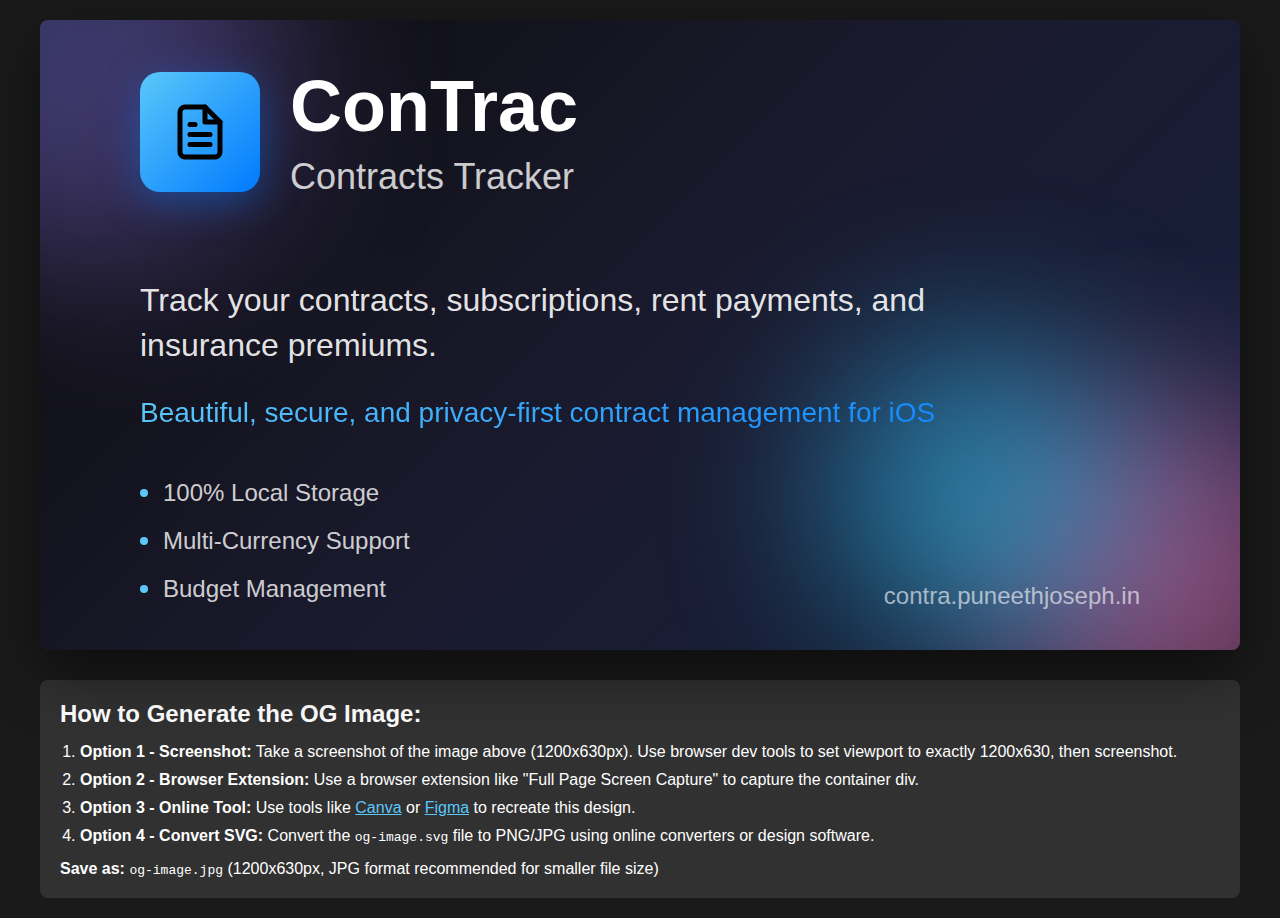
<file: assets-sources/og-image-generator.html>
<!DOCTYPE html>
<html lang="en">
<head>
    <meta charset="UTF-8">
    <meta name="viewport" content="width=device-width, initial-scale=1.0">
    <title>ConTrac OG Image Generator</title>
    <style>
        * {
            margin: 0;
            padding: 0;
            box-sizing: border-box;
        }
        
        body {
            font-family: 'Inter', -apple-system, BlinkMacSystemFont, 'SF Pro Display', sans-serif;
            background: #1a1a1a;
            padding: 20px;
            display: flex;
            justify-content: center;
            align-items: center;
            min-height: 100vh;
        }
        
        .container {
            background: linear-gradient(135deg, #0c0c0c 0%, #1a1a2e 50%, #16213e 100%);
            width: 1200px;
            height: 630px;
            position: relative;
            overflow: hidden;
            border-radius: 8px;
            box-shadow: 0 20px 60px rgba(0, 0, 0, 0.5);
        }
        
        .orb {
            position: absolute;
            border-radius: 50%;
            filter: blur(80px);
            opacity: 0.5;
        }
        
        .orb-1 {
            width: 400px;
            height: 400px;
            background: linear-gradient(135deg, #667eea 0%, #764ba2 100%);
            top: -150px;
            left: -150px;
        }
        
        .orb-2 {
            width: 350px;
            height: 350px;
            background: linear-gradient(135deg, #f093fb 0%, #f5576c 100%);
            bottom: -100px;
            right: -100px;
        }
        
        .orb-3 {
            width: 300px;
            height: 300px;
            background: linear-gradient(135deg, #4facfe 0%, #00f2fe 100%);
            top: 50%;
            right: 10%;
        }
        
        .content {
            position: relative;
            z-index: 1;
            padding: 80px 100px;
            height: 100%;
            display: flex;
            flex-direction: column;
            justify-content: center;
        }
        
        .logo-container {
            display: flex;
            align-items: center;
            gap: 30px;
            margin-bottom: 40px;
        }
        
        .logo-box {
            width: 120px;
            height: 120px;
            background: linear-gradient(135deg, #5AC8FA 0%, #007AFF 100%);
            border-radius: 20px;
            display: flex;
            align-items: center;
            justify-content: center;
            box-shadow: 0 10px 40px rgba(0, 122, 255, 0.4);
        }
        
        .logo-icon {
            width: 60px;
            height: 60px;
            stroke: white;
            fill: none;
        }
        
        .title {
            font-size: 72px;
            font-weight: 800;
            color: white;
            margin: 0;
            line-height: 1.1;
        }
        
        .subtitle {
            font-size: 36px;
            font-weight: 400;
            color: rgba(255, 255, 255, 0.8);
            margin-top: 10px;
        }
        
        .description {
            font-size: 32px;
            color: rgba(255, 255, 255, 0.9);
            margin-top: 40px;
            line-height: 1.4;
            max-width: 900px;
        }
        
        .tagline {
            font-size: 28px;
            font-weight: 500;
            background: linear-gradient(135deg, #5AC8FA 0%, #007AFF 100%);
            -webkit-background-clip: text;
            -webkit-text-fill-color: transparent;
            background-clip: text;
            margin-top: 30px;
        }
        
        .features {
            margin-top: 50px;
            display: flex;
            flex-direction: column;
            gap: 20px;
        }
        
        .feature {
            display: flex;
            align-items: center;
            gap: 15px;
            font-size: 24px;
            color: rgba(255, 255, 255, 0.8);
        }
        
        .feature-dot {
            width: 8px;
            height: 8px;
            border-radius: 50%;
            background: #5AC8FA;
            flex-shrink: 0;
        }
        
        .url {
            position: absolute;
            bottom: 40px;
            right: 100px;
            font-size: 24px;
            font-weight: 500;
            color: rgba(255, 255, 255, 0.6);
        }
        
        .instructions {
            margin-top: 30px;
            padding: 20px;
            background: rgba(255, 255, 255, 0.1);
            border-radius: 8px;
            color: white;
            max-width: 1200px;
        }
        
        .instructions h2 {
            margin-bottom: 15px;
        }
        
        .instructions ol {
            margin-left: 20px;
        }
        
        .instructions li {
            margin-bottom: 10px;
        }
    </style>
</head>
<body>
    <div>
        <div class="container" id="ogImage">
            <div class="orb orb-1"></div>
            <div class="orb orb-2"></div>
            <div class="orb orb-3"></div>
            
            <div class="content">
                <div class="logo-container">
                    <div class="logo-box">
                        <svg class="logo-icon" viewBox="0 0 24 24" fill="none" xmlns="http://www.w3.org/2000/svg">
                            <path d="M14 2H6C5.46957 2 4.96086 2.21071 4.58579 2.58579C4.21071 2.96086 4 3.46957 4 4V20C4 20.5304 4.21071 21.0391 4.58579 21.4142C4.96086 21.7893 5.46957 22 6 22H18C18.5304 22 19.0391 21.7893 19.4142 21.4142C19.7893 21.0391 20 20.5304 20 20V8L14 2Z" stroke="currentColor" stroke-width="2" stroke-linecap="round" stroke-linejoin="round"/>
                            <path d="M14 2V8H20" stroke="currentColor" stroke-width="2" stroke-linecap="round" stroke-linejoin="round"/>
                            <path d="M16 13H8" stroke="currentColor" stroke-width="2" stroke-linecap="round" stroke-linejoin="round"/>
                            <path d="M16 17H8" stroke="currentColor" stroke-width="2" stroke-linecap="round" stroke-linejoin="round"/>
                            <path d="M10 9H8" stroke="currentColor" stroke-width="2" stroke-linecap="round" stroke-linejoin="round"/>
                        </svg>
                    </div>
                    <div>
                        <h1 class="title">ConTrac</h1>
                        <p class="subtitle">Contracts Tracker</p>
                    </div>
                </div>
                
                <p class="description">
                    Track your contracts, subscriptions, rent payments, and insurance premiums.
                </p>
                
                <p class="tagline">
                    Beautiful, secure, and privacy-first contract management for iOS
                </p>
                
                <div class="features">
                    <div class="feature">
                        <div class="feature-dot"></div>
                        <span>100% Local Storage</span>
                    </div>
                    <div class="feature">
                        <div class="feature-dot"></div>
                        <span>Multi-Currency Support</span>
                    </div>
                    <div class="feature">
                        <div class="feature-dot"></div>
                        <span>Budget Management</span>
                    </div>
                </div>
            </div>
            
            <div class="url">contra.puneethjoseph.in</div>
        </div>
        
        <div class="instructions">
            <h2>How to Generate the OG Image:</h2>
            <ol>
                <li><strong>Option 1 - Screenshot:</strong> Take a screenshot of the image above (1200x630px). Use browser dev tools to set viewport to exactly 1200x630, then screenshot.</li>
                <li><strong>Option 2 - Browser Extension:</strong> Use a browser extension like "Full Page Screen Capture" to capture the container div.</li>
                <li><strong>Option 3 - Online Tool:</strong> Use tools like <a href="https://www.canva.com" target="_blank" style="color: #5AC8FA;">Canva</a> or <a href="https://www.figma.com" target="_blank" style="color: #5AC8FA;">Figma</a> to recreate this design.</li>
                <li><strong>Option 4 - Convert SVG:</strong> Convert the <code>og-image.svg</code> file to PNG/JPG using online converters or design software.</li>
            </ol>
            <p style="margin-top: 15px;"><strong>Save as:</strong> <code>og-image.jpg</code> (1200x630px, JPG format recommended for smaller file size)</p>
        </div>
    </div>
</body>
</html>
</file>
<file: contra.css>
/* ============================================
   ConTrac Website - Liquid Glass Design
   ============================================ */

/* CSS Variables */
:root {
    /* Colors - Liquid Glass Theme */
    --color-primary: #007AFF;
    --color-primary-dark: #0051D5;
    --color-primary-light: #5AC8FA;
    --color-secondary: #5856D6;
    --color-accent: #FF9500;
    --color-gold: #FFD700;
    --color-gold-border: rgba(255, 215, 0, 0.5);
    
    /* Glass Effects */
    --glass-bg: rgba(255, 255, 255, 0.1);
    --glass-bg-light: rgba(255, 255, 255, 0.15);
    --glass-bg-dark: rgba(0, 0, 0, 0.2);
    --glass-border: rgba(255, 255, 255, 0.2);
    --glass-shadow: 0 8px 32px rgba(0, 0, 0, 0.1);
    --glass-shadow-hover: 0 12px 48px rgba(0, 0, 0, 0.15);
    
    /* Background Gradients */
    --bg-gradient-1: linear-gradient(135deg, #667eea 0%, #764ba2 100%);
    --bg-gradient-2: linear-gradient(135deg, #f093fb 0%, #f5576c 100%);
    --bg-gradient-3: linear-gradient(135deg, #4facfe 0%, #00f2fe 100%);
    --bg-dark: linear-gradient(135deg, #0c0c0c 0%, #1a1a2e 50%, #16213e 100%);
    
    /* Text Colors */
    --text-primary: #ffffff;
    --text-secondary: rgba(255, 255, 255, 0.8);
    --text-tertiary: rgba(255, 255, 255, 0.6);
    
    /* Spacing */
    --spacing-xs: 0.5rem;
    --spacing-sm: 1rem;
    --spacing-md: 2rem;
    --spacing-lg: 4rem;
    --spacing-xl: 6rem;
    
    /* Typography */
    --font-family: 'Inter', -apple-system, BlinkMacSystemFont, 'SF Pro Display', 'SF Pro Text', 'Helvetica Neue', Arial, sans-serif;
    --font-size-xs: 0.75rem;
    --font-size-sm: 0.875rem;
    --font-size-base: 1rem;
    --font-size-lg: 1.125rem;
    --font-size-xl: 1.25rem;
    --font-size-2xl: 1.5rem;
    --font-size-3xl: 2rem;
    --font-size-4xl: 2.5rem;
    --font-size-5xl: 3rem;
    --font-size-6xl: 4rem;
    
    /* Border Radius */
    --radius-sm: 0.5rem;
    --radius-md: 1rem;
    --radius-lg: 1.5rem;
    --radius-xl: 2rem;
    --radius-full: 9999px;
    
    /* Transitions */
    --transition-fast: 150ms ease;
    --transition-base: 300ms ease;
    --transition-slow: 500ms ease;
}

/* Reset & Base Styles */
* {
    margin: 0;
    padding: 0;
    box-sizing: border-box;
}

html {
    scroll-behavior: auto;
}

body {
    font-family: var(--font-family);
    font-size: var(--font-size-base);
    line-height: 1.7;
    font-size: var(--font-size-base);
    margin: 0;
    color: var(--text-primary);
    background: var(--bg-dark);
    overflow-x: hidden;
    -webkit-font-smoothing: antialiased;
    -moz-osx-font-smoothing: grayscale;
}

.container {
    max-width: 1200px;
    margin: 0 auto;
    padding: 0 var(--spacing-md);
}

/* ============================================
   Navigation
   ============================================ */

.navbar {
    position: fixed;
    top: 0;
    left: 0;
    right: 0;
    z-index: 1000;
    padding: var(--spacing-sm) 0;
    background: rgba(0, 0, 0, 0.3);
    backdrop-filter: blur(20px) saturate(180%);
    -webkit-backdrop-filter: blur(20px) saturate(180%);
    border-bottom: 1px solid var(--glass-border);
}

.navbar.scrolled {
    background: rgba(0, 0, 0, 0.5);
    box-shadow: var(--glass-shadow);
}

.nav-container {
    max-width: 1200px;
    margin: 0 auto;
    padding: 0 var(--spacing-md);
    display: flex;
    align-items: center;
    justify-content: space-between;
}

.nav-logo {
    display: flex;
    align-items: center;
    gap: var(--spacing-xs);
    text-decoration: none;
    color: var(--text-primary);
    font-weight: 700;
    font-size: var(--font-size-xl);
}

.logo-icon {
    width: 32px;
    height: 32px;
    stroke: var(--color-primary-light);
}

.logo-text {
    background: linear-gradient(135deg, var(--color-primary-light), var(--color-primary));
    -webkit-background-clip: text;
    -webkit-text-fill-color: transparent;
    background-clip: text;
}

.nav-links {
    display: flex;
    align-items: center;
    gap: var(--spacing-md);
}

.nav-link {
    color: var(--text-secondary);
    text-decoration: none;
    font-weight: 500;
    position: relative;
}

.nav-link:hover {
    color: var(--text-primary);
}

.nav-link::after {
    content: '';
    position: absolute;
    bottom: -4px;
    left: 0;
    width: 0;
    height: 2px;
    background: var(--color-primary);
}

.nav-link:hover::after {
    width: 100%;
}

.nav-cta {
    padding: var(--spacing-xs) var(--spacing-sm);
    background: var(--glass-bg);
    border: 1px solid var(--glass-border);
    border-radius: 0;
    backdrop-filter: blur(10px);
    -webkit-backdrop-filter: blur(10px);
}

.nav-toggle {
    display: none;
    flex-direction: column;
    gap: 4px;
    background: none;
    border: none;
    cursor: pointer;
    padding: var(--spacing-xs);
}

.nav-toggle span {
    width: 24px;
    height: 2px;
    background: var(--text-primary);
    border-radius: 0;
}

/* ============================================
   Hero Section
   ============================================ */

.hero {
    position: relative;
    min-height: 100vh;
    display: flex;
    align-items: center;
    padding: var(--spacing-xl) 0;
    overflow: hidden;
}

.hero-background {
    position: absolute;
    top: 0;
    left: 0;
    right: 0;
    bottom: 0;
    z-index: -1;
    overflow: hidden;
}

.gradient-orb {
    position: absolute;
    border-radius: 0;
    filter: blur(80px);
    opacity: 0.5;
}

.orb-1 {
    width: 600px;
    height: 600px;
    background: var(--bg-gradient-1);
    top: -200px;
    left: -200px;
}

.orb-2 {
    width: 500px;
    height: 500px;
    background: var(--bg-gradient-2);
    bottom: -150px;
    right: -150px;
}

.orb-3 {
    width: 400px;
    height: 400px;
    background: var(--bg-gradient-3);
    top: 50%;
    right: 10%;
}


.hero .container {
    display: grid;
    grid-template-columns: 1fr 1fr;
    gap: var(--spacing-xl);
    align-items: center;
}

.hero-content {
    z-index: 1;
}

.hero-badge {
    display: inline-flex;
    align-items: center;
    gap: var(--spacing-xs);
    padding: var(--spacing-xs) var(--spacing-sm);
    background: var(--glass-bg);
    border: 1px solid var(--glass-border);
    border-radius: 0;
    backdrop-filter: blur(10px);
    -webkit-backdrop-filter: blur(10px);
    margin-bottom: var(--spacing-md);
    font-size: var(--font-size-sm);
    color: var(--text-secondary);
}

.badge-icon {
    font-size: 1.2em;
}

.hero-title {
    font-size: var(--font-size-6xl);
    font-weight: 800;
    line-height: 1.1;
    margin-bottom: var(--spacing-md);
    color: var(--text-primary);
}

.gradient-text {
    background: linear-gradient(135deg, var(--color-primary-light), var(--color-primary), var(--color-secondary));
    -webkit-background-clip: text;
    -webkit-text-fill-color: transparent;
    background-clip: text;
}

.hero-description {
    font-size: var(--font-size-xl);
    color: var(--text-secondary);
    margin-bottom: var(--spacing-lg);
    line-height: 1.7;
    font-size: var(--font-size-base);
    margin: 0;
}

.hero-cta {
    display: flex;
    gap: var(--spacing-sm);
    margin-bottom: var(--spacing-lg);
    flex-wrap: wrap;
}

.hero-stats {
    display: flex;
    gap: var(--spacing-lg);
    margin-top: var(--spacing-lg);
}

.stat-item {
    text-align: center;
}

.stat-number {
    font-size: var(--font-size-3xl);
    font-weight: 700;
    color: var(--color-primary-light);
    margin-bottom: var(--spacing-xs);
}

.stat-label {
    font-size: var(--font-size-sm);
    color: var(--text-tertiary);
    text-transform: uppercase;
    letter-spacing: 0.5px;
}

/* ============================================
   Buttons
   ============================================ */

.btn {
    display: inline-flex;
    align-items: center;
    gap: var(--spacing-xs);
    padding: var(--spacing-sm) var(--spacing-md);
    font-size: var(--font-size-base);
    font-weight: 600;
    text-decoration: none;
    border-radius: 0;
    cursor: pointer;
    border: none;
    position: relative;
    overflow: hidden;
}

.btn::before {
    content: '';
    position: absolute;
    top: 0;
    left: -100%;
    width: 100%;
    height: 100%;
    background: linear-gradient(90deg, transparent, rgba(255, 255, 255, 0.2), transparent);
}

.btn:hover::before {
    left: 100%;
}

.btn-primary {
    background: var(--color-primary);
    color: var(--text-primary);
    box-shadow: 0 4px 16px rgba(0, 122, 255, 0.3);
}

.btn-primary:hover {
    background: var(--color-primary-dark);
    box-shadow: 0 6px 24px rgba(0, 122, 255, 0.4);
}

.btn-secondary {
    background: var(--glass-bg);
    color: var(--text-primary);
    border: 1px solid var(--glass-border);
    backdrop-filter: blur(10px);
    -webkit-backdrop-filter: blur(10px);
}

.btn-secondary:hover {
    background: var(--glass-bg-light);
    border-color: var(--color-primary);
}

.btn-large {
    padding: var(--spacing-md) var(--spacing-lg);
    font-size: var(--font-size-lg);
}

.btn-icon {
    width: 20px;
    height: 20px;
    stroke: currentColor;
}

.btn-coming-soon {
    background: var(--glass-bg);
    color: var(--text-secondary);
    border: 1px solid var(--glass-border);
    backdrop-filter: blur(10px);
    -webkit-backdrop-filter: blur(10px);
    cursor: not-allowed;
    opacity: 0.8;
    position: relative;
}

.btn-coming-soon:hover {
    transform: none;
    background: var(--glass-bg);
    border-color: var(--glass-border);
    box-shadow: var(--glass-shadow);
}

.btn-coming-soon .btn-icon {
    opacity: 0.3;
}

.btn-coming-soon span {
    display: none;
}

/* ============================================
   Glass Card Effect
   ============================================ */

.glass-card {
    background: var(--glass-bg);
    border: 1px solid var(--color-gold-border);
    border-radius: 0;
    backdrop-filter: blur(20px) saturate(180%);
    -webkit-backdrop-filter: blur(20px) saturate(180%);
    box-shadow: var(--glass-shadow);
    position: relative;
    overflow: visible;
}

.glass-card::before {
    content: '';
    position: absolute;
    top: 0;
    left: 0;
    right: 0;
    height: 1px;
    background: linear-gradient(90deg, transparent, rgba(255, 255, 255, 0.5), transparent);
}

.glass-card:hover {
    box-shadow: var(--glass-shadow-hover);
    border-color: rgba(255, 255, 255, 0.3);
}

/* ============================================
   App Preview
   ============================================ */

.hero-visual {
    display: flex;
    justify-content: center;
    align-items: center;
}

.app-preview {
    width: 100%;
    max-width: 400px;
    padding: var(--spacing-md);
}

.app-preview-header {
    display: flex;
    align-items: center;
    justify-content: space-between;
    margin-bottom: var(--spacing-md);
    padding-bottom: var(--spacing-sm);
    border-bottom: 1px solid var(--glass-border);
}

.app-dots {
    display: flex;
    gap: 6px;
}

.app-dots span {
    width: 8px;
    height: 8px;
    border-radius: 0;
    background: var(--text-tertiary);
}

.app-title {
    font-weight: 600;
    color: var(--text-primary);
}

.app-preview-content {
    display: flex;
    flex-direction: column;
    gap: var(--spacing-sm);
}

.preview-item {
    display: flex;
    align-items: center;
    gap: var(--spacing-sm);
    padding: var(--spacing-sm);
    background: rgba(255, 255, 255, 0.05);
    border-radius: 0;
    border: 1px solid rgba(255, 255, 255, 0.1);
}

.preview-icon {
    font-size: 1.5em;
    width: 40px;
    height: 40px;
    display: flex;
    align-items: center;
    justify-content: center;
    background: var(--glass-bg);
    border-radius: 0;
}

.preview-text {
    flex: 1;
}

.preview-title {
    font-weight: 600;
    color: var(--text-primary);
    margin-bottom: 2px;
}

.preview-subtitle {
    font-size: var(--font-size-sm);
    color: var(--text-tertiary);
}

/* ============================================
   Features Section
   ============================================ */

.features {
    padding: var(--spacing-xl) 0;
    position: relative;
}

.section-header {
    text-align: center;
    margin-bottom: var(--spacing-xl);
}

.section-title {
    font-size: var(--font-size-5xl);
    font-weight: 800;
    margin-bottom: var(--spacing-sm);
    color: var(--text-primary);
}

.section-description {
    font-size: var(--font-size-lg);
    color: var(--text-secondary);
    max-width: 600px;
    margin: 0 auto;
}

.features-grid {
    display: grid;
    grid-template-columns: repeat(auto-fit, minmax(300px, 1fr));
    gap: var(--spacing-md);
}

.feature-card {
    padding: var(--spacing-xl);
    text-align: left;
    display: flex;
    flex-direction: column;
    gap: var(--spacing-md);
    border: 1px solid var(--color-gold-border);
    background: linear-gradient(135deg, rgba(255, 255, 255, 0.08) 0%, rgba(255, 255, 255, 0.03) 100%);
}

.feature-icon {
    width: 56px;
    height: 56px;
    margin-bottom: 0;
    display: flex;
    align-items: center;
    justify-content: center;
    background: linear-gradient(135deg, rgba(0, 122, 255, 0.2) 0%, rgba(88, 86, 214, 0.2) 100%);
    border: 1px solid rgba(0, 122, 255, 0.3);
    flex-shrink: 0;
}

.feature-icon svg {
    width: 28px;
    height: 28px;
    stroke: var(--color-primary-light);
    stroke-width: 2;
}

.feature-title {
    font-size: var(--font-size-xl);
    font-weight: 700;
    margin-bottom: var(--spacing-xs);
    color: var(--text-primary);
    line-height: 1.3;
}

.feature-description {
    color: var(--text-secondary);
    line-height: 1.7;
    font-size: var(--font-size-base);
    margin: 0;
}

/* ============================================
   About Section
   ============================================ */

.about {
    padding: var(--spacing-xl) 0;
}

.about-content {
    display: grid;
    grid-template-columns: 1fr 1fr;
    gap: var(--spacing-xl);
    align-items: center;
}

.about-description {
    font-size: var(--font-size-lg);
    color: var(--text-secondary);
    margin-bottom: var(--spacing-md);
    line-height: 1.8;
}

.about-values {
    display: flex;
    flex-direction: column;
    gap: var(--spacing-md);
    margin-top: var(--spacing-lg);
}

.value-item {
    display: flex;
    align-items: flex-start;
    gap: var(--spacing-sm);
}

.value-icon {
    font-size: 2rem;
    flex-shrink: 0;
}

.value-title {
    font-size: var(--font-size-lg);
    font-weight: 600;
    margin-bottom: var(--spacing-xs);
    color: var(--text-primary);
}

.value-description {
    color: var(--text-secondary);
}

.platform-cards {
    display: flex;
    flex-direction: column;
    gap: var(--spacing-md);
}

.platform-card {
    padding: var(--spacing-lg);
    text-align: center;
}

.platform-icon {
    font-size: 3rem;
    margin-bottom: var(--spacing-sm);
}

.platform-title {
    font-size: var(--font-size-2xl);
    font-weight: 700;
    margin-bottom: var(--spacing-xs);
    color: var(--text-primary);
}

.platform-description {
    color: var(--text-secondary);
    margin-bottom: var(--spacing-sm);
}

.platform-requirements {
    font-size: var(--font-size-sm);
    color: var(--text-tertiary);
    padding: var(--spacing-xs) var(--spacing-sm);
    background: rgba(255, 255, 255, 0.05);
    border-radius: 0;
    display: inline-block;
}

/* ============================================
   Download Section
   ============================================ */

.download {
    padding: var(--spacing-xl) 0;
}

.download-content {
    padding: var(--spacing-xl);
    text-align: center;
}

.download-description {
    font-size: var(--font-size-lg);
    color: var(--text-secondary);
    margin-bottom: var(--spacing-lg);
    max-width: 600px;
    margin-left: auto;
    margin-right: auto;
}

.download-buttons {
    display: flex;
    justify-content: center;
    gap: var(--spacing-sm);
    margin-bottom: var(--spacing-lg);
    flex-wrap: wrap;
}

.download-trust {
    display: flex;
    justify-content: center;
    gap: var(--spacing-lg);
    flex-wrap: wrap;
    margin-top: var(--spacing-lg);
}

.trust-item {
    display: flex;
    align-items: center;
    gap: var(--spacing-xs);
    color: var(--text-secondary);
    font-size: var(--font-size-sm);
}

.trust-icon {
    width: 20px;
    height: 20px;
    stroke: var(--color-primary-light);
}

/* ============================================
   Footer
   ============================================ */

.footer {
    padding: var(--spacing-xl) 0 var(--spacing-md);
    border-top: 1px solid var(--glass-border);
    margin-top: var(--spacing-xl);
}

.footer-content {
    display: grid;
    grid-template-columns: 2fr 1fr 1fr;
    gap: var(--spacing-lg);
    margin-bottom: var(--spacing-lg);
}

.footer-brand {
    display: flex;
    flex-direction: column;
    gap: var(--spacing-xs);
}

.footer-logo {
    display: flex;
    align-items: center;
    gap: var(--spacing-xs);
    font-weight: 700;
    font-size: var(--font-size-xl);
    color: var(--text-primary);
}

.footer-tagline {
    color: var(--text-tertiary);
    font-size: var(--font-size-sm);
}

.footer-column {
    display: flex;
    flex-direction: column;
    gap: var(--spacing-xs);
}

.footer-title {
    font-weight: 600;
    margin-bottom: var(--spacing-xs);
    color: var(--text-primary);
}

.footer-link {
    color: var(--text-secondary);
    text-decoration: none;
}

.footer-link:hover {
    color: var(--text-primary);
}

.footer-bottom {
    display: flex;
    justify-content: space-between;
    align-items: center;
    padding-top: var(--spacing-md);
    border-top: 1px solid var(--glass-border);
    flex-wrap: wrap;
    gap: var(--spacing-sm);
}

.footer-copyright {
    color: var(--text-tertiary);
    font-size: var(--font-size-sm);
}

.footer-credit {
    color: var(--text-tertiary);
    font-size: var(--font-size-sm);
}

.footer-credit-link {
    color: var(--color-primary-light);
    text-decoration: none;
}

.footer-credit-link:hover {
    color: var(--color-primary);
}

/* ============================================
   Responsive Design
   ============================================ */

@media (max-width: 1024px) {
    .hero .container {
        grid-template-columns: 1fr;
        text-align: center;
    }
    
    .hero-title {
        font-size: var(--font-size-5xl);
    }
    
    .about-content {
        grid-template-columns: 1fr;
    }
    
    .footer-content {
        grid-template-columns: 1fr 1fr;
    }
}

@media (max-width: 768px) {
    :root {
        --font-size-6xl: 2.5rem;
        --font-size-5xl: 2rem;
        --font-size-4xl: 1.75rem;
        --font-size-3xl: 1.5rem;
    }
    
    .nav-links {
        display: none;
    }
    
    .nav-toggle {
        display: flex;
    }
    
    .hero {
        padding: var(--spacing-lg) 0;
        min-height: auto;
    }
    
    .hero-title {
        font-size: var(--font-size-4xl);
    }
    
    .hero-description {
        font-size: var(--font-size-base);
    }
    
    .hero-cta {
        flex-direction: column;
    }
    
    .hero-stats {
        justify-content: center;
    }
    
    .features-grid {
        grid-template-columns: 1fr;
    }
    
    .section-title {
        font-size: var(--font-size-3xl);
    }
    
    .download-buttons {
        flex-direction: column;
    }
    
    .download-trust {
        flex-direction: column;
        align-items: center;
    }
    
    .footer-content {
        grid-template-columns: 1fr;
    }
    
    .footer-bottom {
        flex-direction: column;
        text-align: center;
    }
}

@media (max-width: 480px) {
    .container {
        padding: 0 var(--spacing-sm);
    }
    
    .hero-title {
        font-size: var(--font-size-3xl);
    }
    
    .btn {
        width: 100%;
        justify-content: center;
    }
}

/* ============================================
   Animations
   ============================================ */


/* Smooth scroll behavior */
@media (prefers-reduced-motion: no-preference) {
    html {
        scroll-behavior: smooth;
    }
}
</file>
<file: contra/contra.css>
/* ============================================
   ConTrac Website - Liquid Glass Design
   ============================================ */

/* CSS Variables */
:root {
    /* Colors - Liquid Glass Theme */
    --color-primary: #007AFF;
    --color-primary-dark: #0051D5;
    --color-primary-light: #5AC8FA;
    --color-secondary: #5856D6;
    --color-accent: #FF9500;
    --color-gold: #FFD700;
    --color-gold-border: rgba(255, 215, 0, 0.5);
    
    /* Glass Effects */
    --glass-bg: rgba(255, 255, 255, 0.1);
    --glass-bg-light: rgba(255, 255, 255, 0.15);
    --glass-bg-dark: rgba(0, 0, 0, 0.2);
    --glass-border: rgba(255, 255, 255, 0.2);
    --glass-shadow: 0 8px 32px rgba(0, 0, 0, 0.1);
    --glass-shadow-hover: 0 12px 48px rgba(0, 0, 0, 0.15);
    
    /* Background Gradients */
    --bg-gradient-1: linear-gradient(135deg, #667eea 0%, #764ba2 100%);
    --bg-gradient-2: linear-gradient(135deg, #f093fb 0%, #f5576c 100%);
    --bg-gradient-3: linear-gradient(135deg, #4facfe 0%, #00f2fe 100%);
    --bg-dark: linear-gradient(135deg, #0c0c0c 0%, #1a1a2e 50%, #16213e 100%);
    
    /* Text Colors */
    --text-primary: #ffffff;
    --text-secondary: rgba(255, 255, 255, 0.8);
    --text-tertiary: rgba(255, 255, 255, 0.6);
    
    /* Spacing */
    --spacing-xs: 0.5rem;
    --spacing-sm: 1rem;
    --spacing-md: 2rem;
    --spacing-lg: 4rem;
    --spacing-xl: 6rem;
    
    /* Typography */
    --font-family: 'Inter', -apple-system, BlinkMacSystemFont, 'SF Pro Display', 'SF Pro Text', 'Helvetica Neue', Arial, sans-serif;
    --font-size-xs: 0.75rem;
    --font-size-sm: 0.875rem;
    --font-size-base: 1rem;
    --font-size-lg: 1.125rem;
    --font-size-xl: 1.25rem;
    --font-size-2xl: 1.5rem;
    --font-size-3xl: 2rem;
    --font-size-4xl: 2.5rem;
    --font-size-5xl: 3rem;
    --font-size-6xl: 4rem;
    
    /* Border Radius */
    --radius-sm: 0.5rem;
    --radius-md: 1rem;
    --radius-lg: 1.5rem;
    --radius-xl: 2rem;
    --radius-full: 9999px;
    
    /* Transitions */
    --transition-fast: 150ms ease;
    --transition-base: 300ms ease;
    --transition-slow: 500ms ease;
}

/* Reset & Base Styles */
* {
    margin: 0;
    padding: 0;
    box-sizing: border-box;
}

html {
    scroll-behavior: auto;
}

body {
    font-family: var(--font-family);
    font-size: var(--font-size-base);
    line-height: 1.7;
    font-size: var(--font-size-base);
    margin: 0;
    color: var(--text-primary);
    background: var(--bg-dark);
    overflow-x: hidden;
    -webkit-font-smoothing: antialiased;
    -moz-osx-font-smoothing: grayscale;
}

.container {
    max-width: 1200px;
    margin: 0 auto;
    padding: 0 var(--spacing-md);
}

/* ============================================
   Navigation
   ============================================ */

.navbar {
    position: fixed;
    top: 0;
    left: 0;
    right: 0;
    z-index: 1000;
    padding: var(--spacing-sm) 0;
    background: rgba(0, 0, 0, 0.3);
    backdrop-filter: blur(20px) saturate(180%);
    -webkit-backdrop-filter: blur(20px) saturate(180%);
    border-bottom: 1px solid var(--glass-border);
}

.navbar.scrolled {
    background: rgba(0, 0, 0, 0.5);
    box-shadow: var(--glass-shadow);
}

.nav-container {
    max-width: 1200px;
    margin: 0 auto;
    padding: 0 var(--spacing-md);
    display: flex;
    align-items: center;
    justify-content: space-between;
}

.nav-logo {
    display: flex;
    align-items: center;
    gap: var(--spacing-xs);
    text-decoration: none;
    color: var(--text-primary);
    font-weight: 700;
    font-size: var(--font-size-xl);
}

.logo-icon {
    width: 32px;
    height: 32px;
    stroke: var(--color-primary-light);
}

.logo-text {
    background: linear-gradient(135deg, var(--color-primary-light), var(--color-primary));
    -webkit-background-clip: text;
    -webkit-text-fill-color: transparent;
    background-clip: text;
}

.nav-links {
    display: flex;
    align-items: center;
    gap: var(--spacing-md);
}

.nav-link {
    color: var(--text-secondary);
    text-decoration: none;
    font-weight: 500;
    position: relative;
}

.nav-link:hover {
    color: var(--text-primary);
}

.nav-link::after {
    content: '';
    position: absolute;
    bottom: -4px;
    left: 0;
    width: 0;
    height: 2px;
    background: var(--color-primary);
}

.nav-link:hover::after {
    width: 100%;
}

.nav-cta {
    padding: var(--spacing-xs) var(--spacing-sm);
    background: var(--glass-bg);
    border: 1px solid var(--glass-border);
    border-radius: 0;
    backdrop-filter: blur(10px);
    -webkit-backdrop-filter: blur(10px);
}

.nav-toggle {
    display: none;
    flex-direction: column;
    gap: 4px;
    background: none;
    border: none;
    cursor: pointer;
    padding: var(--spacing-xs);
}

.nav-toggle span {
    width: 24px;
    height: 2px;
    background: var(--text-primary);
    border-radius: 0;
}

/* ============================================
   Hero Section
   ============================================ */

.hero {
    position: relative;
    min-height: 100vh;
    display: flex;
    align-items: center;
    padding: var(--spacing-xl) 0;
    overflow: hidden;
}

.hero-background {
    position: absolute;
    top: 0;
    left: 0;
    right: 0;
    bottom: 0;
    z-index: -1;
    overflow: hidden;
}

.gradient-orb {
    position: absolute;
    border-radius: 0;
    filter: blur(80px);
    opacity: 0.5;
}

.orb-1 {
    width: 600px;
    height: 600px;
    background: var(--bg-gradient-1);
    top: -200px;
    left: -200px;
}

.orb-2 {
    width: 500px;
    height: 500px;
    background: var(--bg-gradient-2);
    bottom: -150px;
    right: -150px;
}

.orb-3 {
    width: 400px;
    height: 400px;
    background: var(--bg-gradient-3);
    top: 50%;
    right: 10%;
}


.hero .container {
    display: grid;
    grid-template-columns: 1fr 1fr;
    gap: var(--spacing-xl);
    align-items: center;
}

.hero-content {
    z-index: 1;
}

.hero-badge {
    display: inline-flex;
    align-items: center;
    gap: var(--spacing-xs);
    padding: var(--spacing-xs) var(--spacing-sm);
    background: var(--glass-bg);
    border: 1px solid var(--glass-border);
    border-radius: 0;
    backdrop-filter: blur(10px);
    -webkit-backdrop-filter: blur(10px);
    margin-bottom: var(--spacing-md);
    font-size: var(--font-size-sm);
    color: var(--text-secondary);
}

.badge-icon {
    font-size: 1.2em;
}

.hero-title {
    font-size: var(--font-size-6xl);
    font-weight: 800;
    line-height: 1.1;
    margin-bottom: var(--spacing-md);
    color: var(--text-primary);
}

.gradient-text {
    background: linear-gradient(135deg, var(--color-primary-light), var(--color-primary), var(--color-secondary));
    -webkit-background-clip: text;
    -webkit-text-fill-color: transparent;
    background-clip: text;
}

.hero-description {
    font-size: var(--font-size-xl);
    color: var(--text-secondary);
    margin-bottom: var(--spacing-lg);
    line-height: 1.7;
    font-size: var(--font-size-base);
    margin: 0;
}

.hero-cta {
    display: flex;
    gap: var(--spacing-sm);
    margin-bottom: var(--spacing-lg);
    flex-wrap: wrap;
}

.hero-stats {
    display: flex;
    gap: var(--spacing-lg);
    margin-top: var(--spacing-lg);
}

.stat-item {
    text-align: center;
}

.stat-number {
    font-size: var(--font-size-3xl);
    font-weight: 700;
    color: var(--color-primary-light);
    margin-bottom: var(--spacing-xs);
}

.stat-label {
    font-size: var(--font-size-sm);
    color: var(--text-tertiary);
    text-transform: uppercase;
    letter-spacing: 0.5px;
}

/* ============================================
   Buttons
   ============================================ */

.btn {
    display: inline-flex;
    align-items: center;
    gap: var(--spacing-xs);
    padding: var(--spacing-sm) var(--spacing-md);
    font-size: var(--font-size-base);
    font-weight: 600;
    text-decoration: none;
    border-radius: 0;
    cursor: pointer;
    border: none;
    position: relative;
    overflow: hidden;
}

.btn::before {
    content: '';
    position: absolute;
    top: 0;
    left: -100%;
    width: 100%;
    height: 100%;
    background: linear-gradient(90deg, transparent, rgba(255, 255, 255, 0.2), transparent);
}

.btn:hover::before {
    left: 100%;
}

.btn-primary {
    background: var(--color-primary);
    color: var(--text-primary);
    box-shadow: 0 4px 16px rgba(0, 122, 255, 0.3);
}

.btn-primary:hover {
    background: var(--color-primary-dark);
    box-shadow: 0 6px 24px rgba(0, 122, 255, 0.4);
}

.btn-secondary {
    background: var(--glass-bg);
    color: var(--text-primary);
    border: 1px solid var(--glass-border);
    backdrop-filter: blur(10px);
    -webkit-backdrop-filter: blur(10px);
}

.btn-secondary:hover {
    background: var(--glass-bg-light);
    border-color: var(--color-primary);
}

.btn-large {
    padding: var(--spacing-md) var(--spacing-lg);
    font-size: var(--font-size-lg);
}

.btn-icon {
    width: 20px;
    height: 20px;
    stroke: currentColor;
}

.btn-coming-soon {
    background: var(--glass-bg);
    color: var(--text-secondary);
    border: 1px solid var(--glass-border);
    backdrop-filter: blur(10px);
    -webkit-backdrop-filter: blur(10px);
    cursor: not-allowed;
    opacity: 0.8;
    position: relative;
}

.btn-coming-soon:hover {
    transform: none;
    background: var(--glass-bg);
    border-color: var(--glass-border);
    box-shadow: var(--glass-shadow);
}

.btn-coming-soon .btn-icon {
    opacity: 0.3;
}

.btn-coming-soon span {
    display: none;
}

/* ============================================
   Glass Card Effect
   ============================================ */

.glass-card {
    background: var(--glass-bg);
    border: 1px solid var(--color-gold-border);
    border-radius: 0;
    backdrop-filter: blur(20px) saturate(180%);
    -webkit-backdrop-filter: blur(20px) saturate(180%);
    box-shadow: var(--glass-shadow);
    position: relative;
    overflow: visible;
}

.glass-card::before {
    content: '';
    position: absolute;
    top: 0;
    left: 0;
    right: 0;
    height: 1px;
    background: linear-gradient(90deg, transparent, rgba(255, 255, 255, 0.5), transparent);
}

.glass-card:hover {
    box-shadow: var(--glass-shadow-hover);
    border-color: rgba(255, 255, 255, 0.3);
}

/* ============================================
   App Preview
   ============================================ */

.hero-visual {
    display: flex;
    justify-content: center;
    align-items: center;
}

.app-preview {
    width: 100%;
    max-width: 400px;
    padding: var(--spacing-md);
}

.app-preview-header {
    display: flex;
    align-items: center;
    justify-content: space-between;
    margin-bottom: var(--spacing-md);
    padding-bottom: var(--spacing-sm);
    border-bottom: 1px solid var(--glass-border);
}

.app-dots {
    display: flex;
    gap: 6px;
}

.app-dots span {
    width: 8px;
    height: 8px;
    border-radius: 0;
    background: var(--text-tertiary);
}

.app-title {
    font-weight: 600;
    color: var(--text-primary);
}

.app-preview-content {
    display: flex;
    flex-direction: column;
    gap: var(--spacing-sm);
}

.preview-item {
    display: flex;
    align-items: center;
    gap: var(--spacing-sm);
    padding: var(--spacing-sm);
    background: rgba(255, 255, 255, 0.05);
    border-radius: 0;
    border: 1px solid rgba(255, 255, 255, 0.1);
}

.preview-icon {
    font-size: 1.5em;
    width: 40px;
    height: 40px;
    display: flex;
    align-items: center;
    justify-content: center;
    background: var(--glass-bg);
    border-radius: 0;
}

.preview-text {
    flex: 1;
}

.preview-title {
    font-weight: 600;
    color: var(--text-primary);
    margin-bottom: 2px;
}

.preview-subtitle {
    font-size: var(--font-size-sm);
    color: var(--text-tertiary);
}

/* ============================================
   Features Section
   ============================================ */

.features {
    padding: var(--spacing-xl) 0;
    position: relative;
}

.section-header {
    text-align: center;
    margin-bottom: var(--spacing-xl);
}

.section-title {
    font-size: var(--font-size-5xl);
    font-weight: 800;
    margin-bottom: var(--spacing-sm);
    color: var(--text-primary);
}

.section-description {
    font-size: var(--font-size-lg);
    color: var(--text-secondary);
    max-width: 600px;
    margin: 0 auto;
}

.features-grid {
    display: grid;
    grid-template-columns: repeat(auto-fit, minmax(300px, 1fr));
    gap: var(--spacing-md);
}

.feature-card {
    padding: var(--spacing-xl);
    text-align: left;
    display: flex;
    flex-direction: column;
    gap: var(--spacing-md);
    border: 1px solid var(--color-gold-border);
    background: linear-gradient(135deg, rgba(255, 255, 255, 0.08) 0%, rgba(255, 255, 255, 0.03) 100%);
}

.feature-icon {
    width: 56px;
    height: 56px;
    margin-bottom: 0;
    display: flex;
    align-items: center;
    justify-content: center;
    background: linear-gradient(135deg, rgba(0, 122, 255, 0.2) 0%, rgba(88, 86, 214, 0.2) 100%);
    border: 1px solid rgba(0, 122, 255, 0.3);
    flex-shrink: 0;
}

.feature-icon svg {
    width: 28px;
    height: 28px;
    stroke: var(--color-primary-light);
    stroke-width: 2;
}

.feature-title {
    font-size: var(--font-size-xl);
    font-weight: 700;
    margin-bottom: var(--spacing-xs);
    color: var(--text-primary);
    line-height: 1.3;
}

.feature-description {
    color: var(--text-secondary);
    line-height: 1.7;
    font-size: var(--font-size-base);
    margin: 0;
}

/* ============================================
   About Section
   ============================================ */

.about {
    padding: var(--spacing-xl) 0;
}

.about-content {
    display: grid;
    grid-template-columns: 1fr 1fr;
    gap: var(--spacing-xl);
    align-items: center;
}

.about-description {
    font-size: var(--font-size-lg);
    color: var(--text-secondary);
    margin-bottom: var(--spacing-md);
    line-height: 1.8;
}

.about-values {
    display: flex;
    flex-direction: column;
    gap: var(--spacing-md);
    margin-top: var(--spacing-lg);
}

.value-item {
    display: flex;
    align-items: flex-start;
    gap: var(--spacing-sm);
}

.value-icon {
    font-size: 2rem;
    flex-shrink: 0;
}

.value-title {
    font-size: var(--font-size-lg);
    font-weight: 600;
    margin-bottom: var(--spacing-xs);
    color: var(--text-primary);
}

.value-description {
    color: var(--text-secondary);
}

.platform-cards {
    display: flex;
    flex-direction: column;
    gap: var(--spacing-md);
}

.platform-card {
    padding: var(--spacing-lg);
    text-align: center;
}

.platform-icon {
    font-size: 3rem;
    margin-bottom: var(--spacing-sm);
}

.platform-title {
    font-size: var(--font-size-2xl);
    font-weight: 700;
    margin-bottom: var(--spacing-xs);
    color: var(--text-primary);
}

.platform-description {
    color: var(--text-secondary);
    margin-bottom: var(--spacing-sm);
}

.platform-requirements {
    font-size: var(--font-size-sm);
    color: var(--text-tertiary);
    padding: var(--spacing-xs) var(--spacing-sm);
    background: rgba(255, 255, 255, 0.05);
    border-radius: 0;
    display: inline-block;
}

/* ============================================
   Download Section
   ============================================ */

.download {
    padding: var(--spacing-xl) 0;
}

.download-content {
    padding: var(--spacing-xl);
    text-align: center;
}

.download-description {
    font-size: var(--font-size-lg);
    color: var(--text-secondary);
    margin-bottom: var(--spacing-lg);
    max-width: 600px;
    margin-left: auto;
    margin-right: auto;
}

.download-buttons {
    display: flex;
    justify-content: center;
    gap: var(--spacing-sm);
    margin-bottom: var(--spacing-lg);
    flex-wrap: wrap;
}

.download-trust {
    display: flex;
    justify-content: center;
    gap: var(--spacing-lg);
    flex-wrap: wrap;
    margin-top: var(--spacing-lg);
}

.trust-item {
    display: flex;
    align-items: center;
    gap: var(--spacing-xs);
    color: var(--text-secondary);
    font-size: var(--font-size-sm);
}

.trust-icon {
    width: 20px;
    height: 20px;
    stroke: var(--color-primary-light);
}

/* ============================================
   Footer
   ============================================ */

.footer {
    padding: var(--spacing-xl) 0 var(--spacing-md);
    border-top: 1px solid var(--glass-border);
    margin-top: var(--spacing-xl);
}

.footer-content {
    display: grid;
    grid-template-columns: 2fr 1fr 1fr;
    gap: var(--spacing-lg);
    margin-bottom: var(--spacing-lg);
}

.footer-brand {
    display: flex;
    flex-direction: column;
    gap: var(--spacing-xs);
}

.footer-logo {
    display: flex;
    align-items: center;
    gap: var(--spacing-xs);
    font-weight: 700;
    font-size: var(--font-size-xl);
    color: var(--text-primary);
}

.footer-tagline {
    color: var(--text-tertiary);
    font-size: var(--font-size-sm);
}

.footer-column {
    display: flex;
    flex-direction: column;
    gap: var(--spacing-xs);
}

.footer-title {
    font-weight: 600;
    margin-bottom: var(--spacing-xs);
    color: var(--text-primary);
}

.footer-link {
    color: var(--text-secondary);
    text-decoration: none;
}

.footer-link:hover {
    color: var(--text-primary);
}

.footer-bottom {
    display: flex;
    justify-content: space-between;
    align-items: center;
    padding-top: var(--spacing-md);
    border-top: 1px solid var(--glass-border);
    flex-wrap: wrap;
    gap: var(--spacing-sm);
}

.footer-copyright {
    color: var(--text-tertiary);
    font-size: var(--font-size-sm);
}

.footer-credit {
    color: var(--text-tertiary);
    font-size: var(--font-size-sm);
}

.footer-credit-link {
    color: var(--color-primary-light);
    text-decoration: none;
}

.footer-credit-link:hover {
    color: var(--color-primary);
}

/* ============================================
   Responsive Design
   ============================================ */

@media (max-width: 1024px) {
    .hero .container {
        grid-template-columns: 1fr;
        text-align: center;
    }
    
    .hero-title {
        font-size: var(--font-size-5xl);
    }
    
    .about-content {
        grid-template-columns: 1fr;
    }
    
    .footer-content {
        grid-template-columns: 1fr 1fr;
    }
}

@media (max-width: 768px) {
    :root {
        --font-size-6xl: 2.5rem;
        --font-size-5xl: 2rem;
        --font-size-4xl: 1.75rem;
        --font-size-3xl: 1.5rem;
    }
    
    .nav-links {
        display: none;
    }
    
    .nav-toggle {
        display: flex;
    }
    
    .hero {
        padding: var(--spacing-lg) 0;
        min-height: auto;
    }
    
    .hero-title {
        font-size: var(--font-size-4xl);
    }
    
    .hero-description {
        font-size: var(--font-size-base);
    }
    
    .hero-cta {
        flex-direction: column;
    }
    
    .hero-stats {
        justify-content: center;
    }
    
    .features-grid {
        grid-template-columns: 1fr;
    }
    
    .section-title {
        font-size: var(--font-size-3xl);
    }
    
    .download-buttons {
        flex-direction: column;
    }
    
    .download-trust {
        flex-direction: column;
        align-items: center;
    }
    
    .footer-content {
        grid-template-columns: 1fr;
    }
    
    .footer-bottom {
        flex-direction: column;
        text-align: center;
    }
}

@media (max-width: 480px) {
    .container {
        padding: 0 var(--spacing-sm);
    }
    
    .hero-title {
        font-size: var(--font-size-3xl);
    }
    
    .btn {
        width: 100%;
        justify-content: center;
    }
}

/* ============================================
   Animations
   ============================================ */


/* Smooth scroll behavior */
@media (prefers-reduced-motion: no-preference) {
    html {
        scroll-behavior: smooth;
    }
}
</file>
